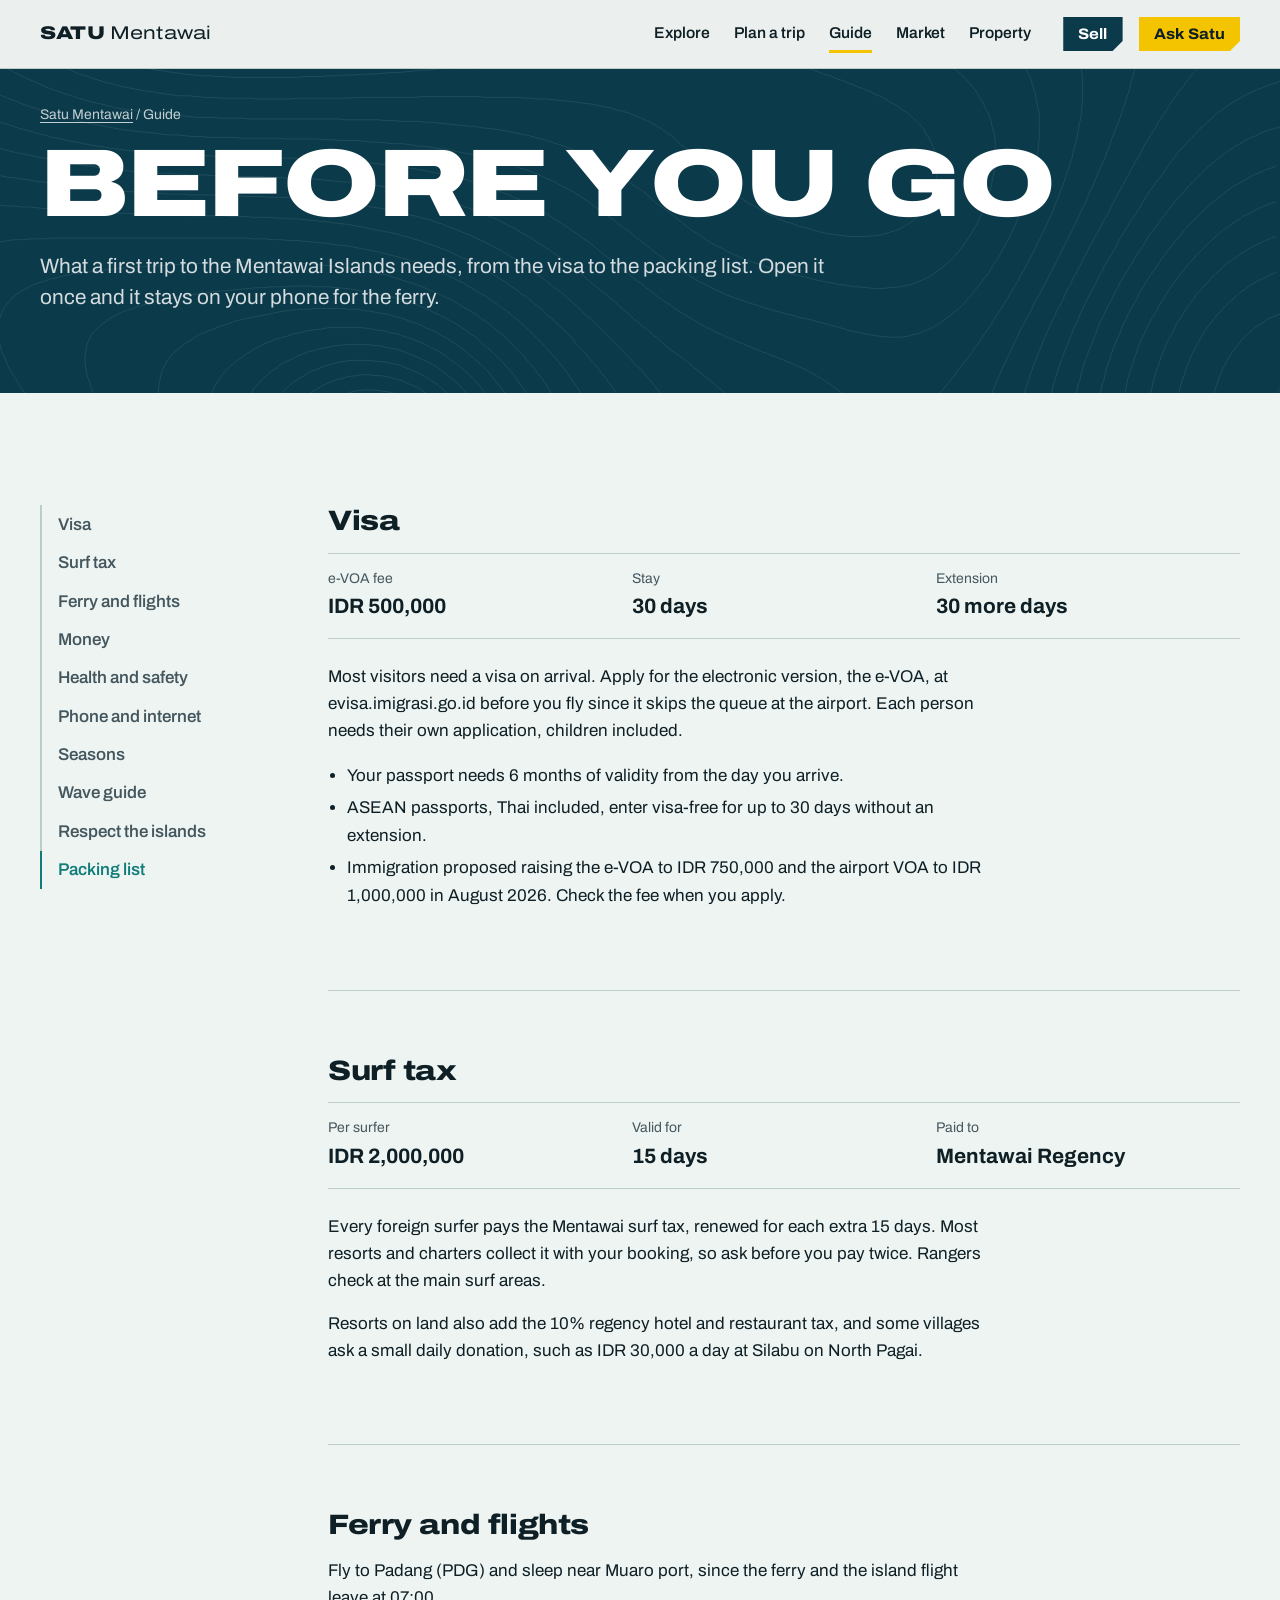
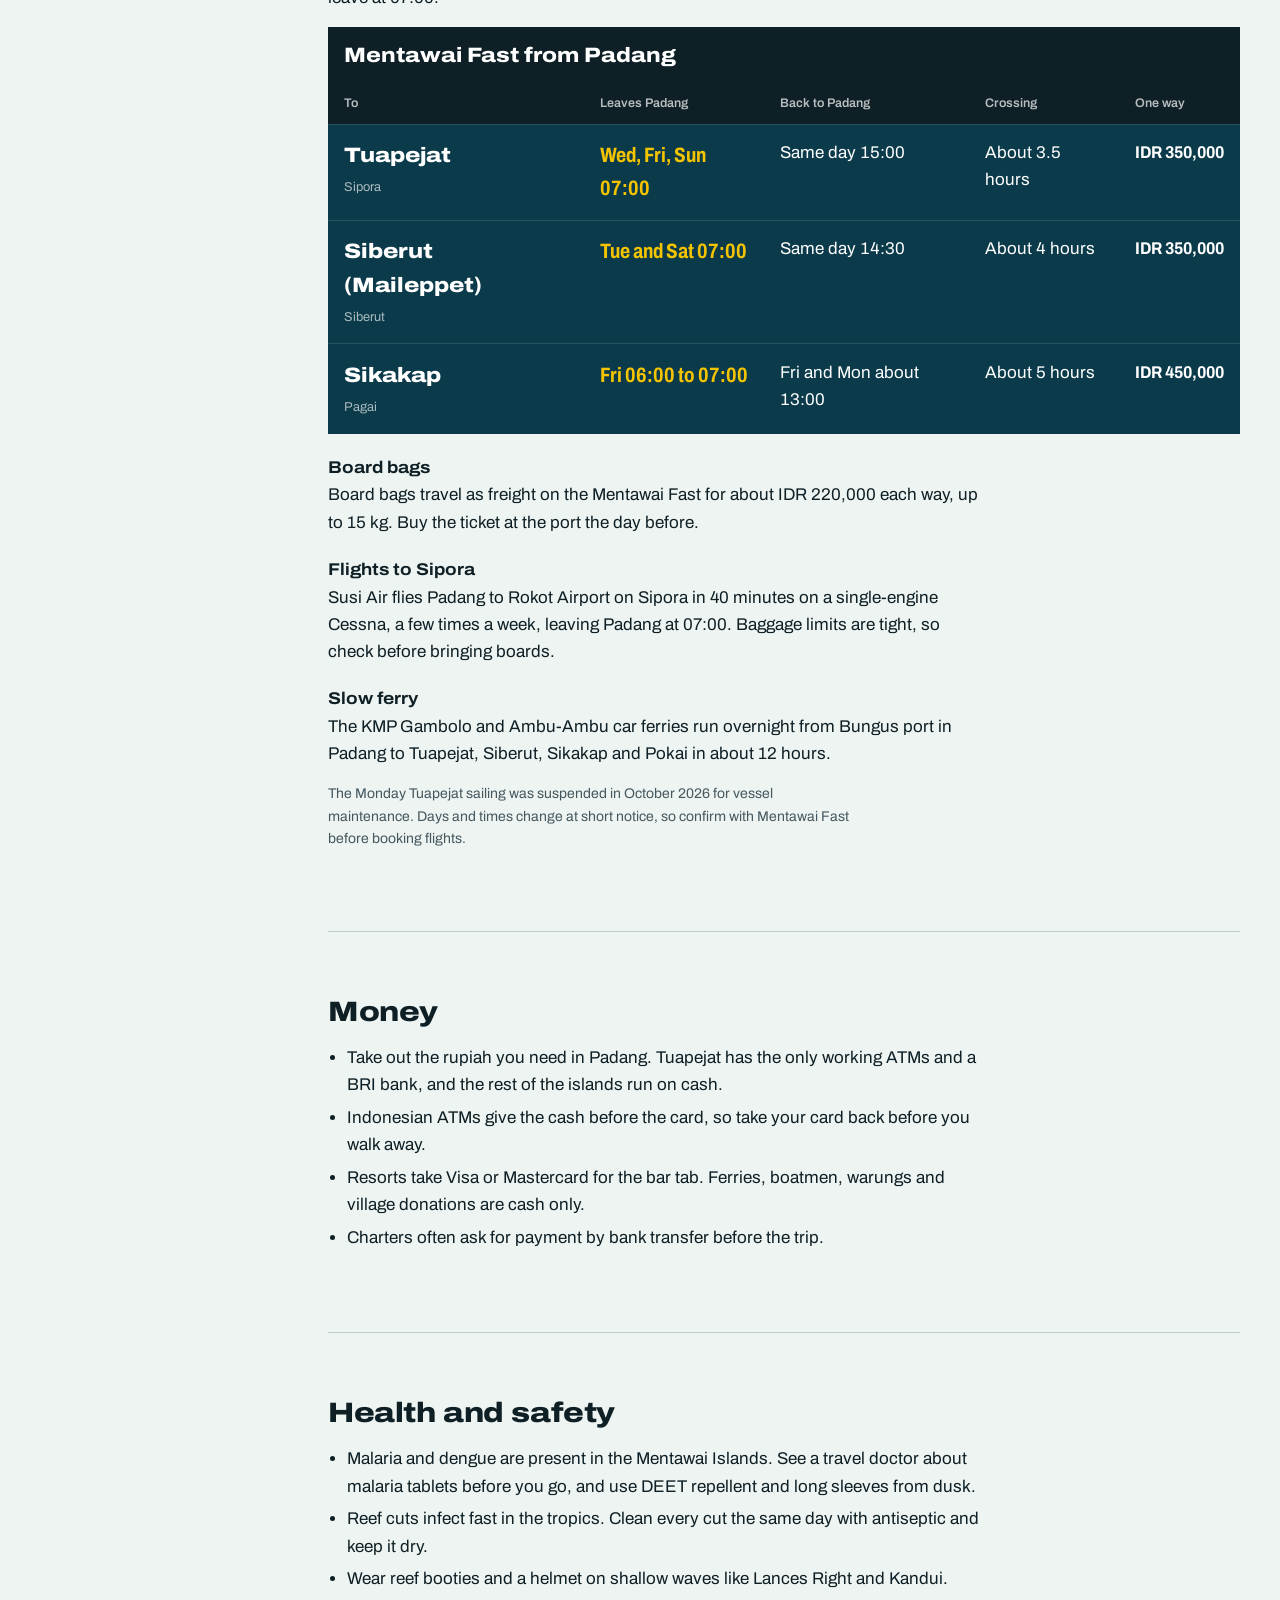
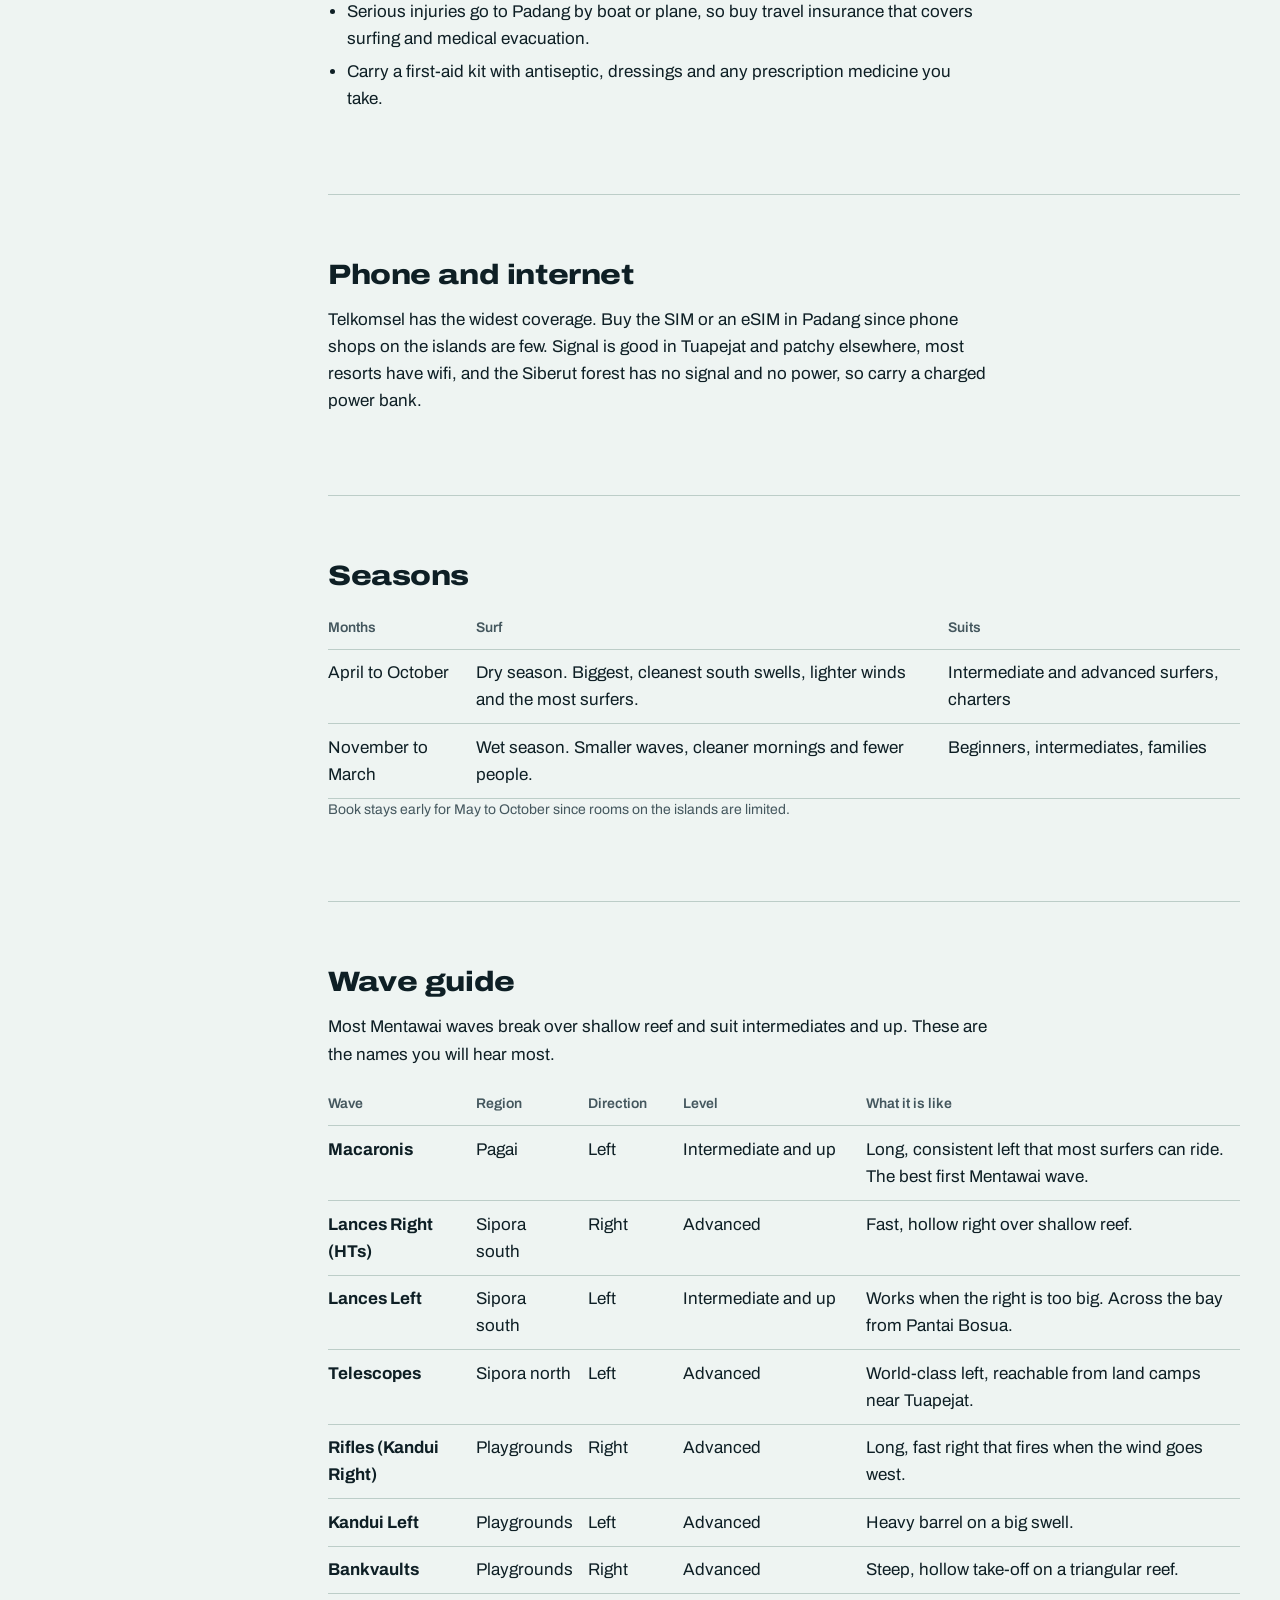
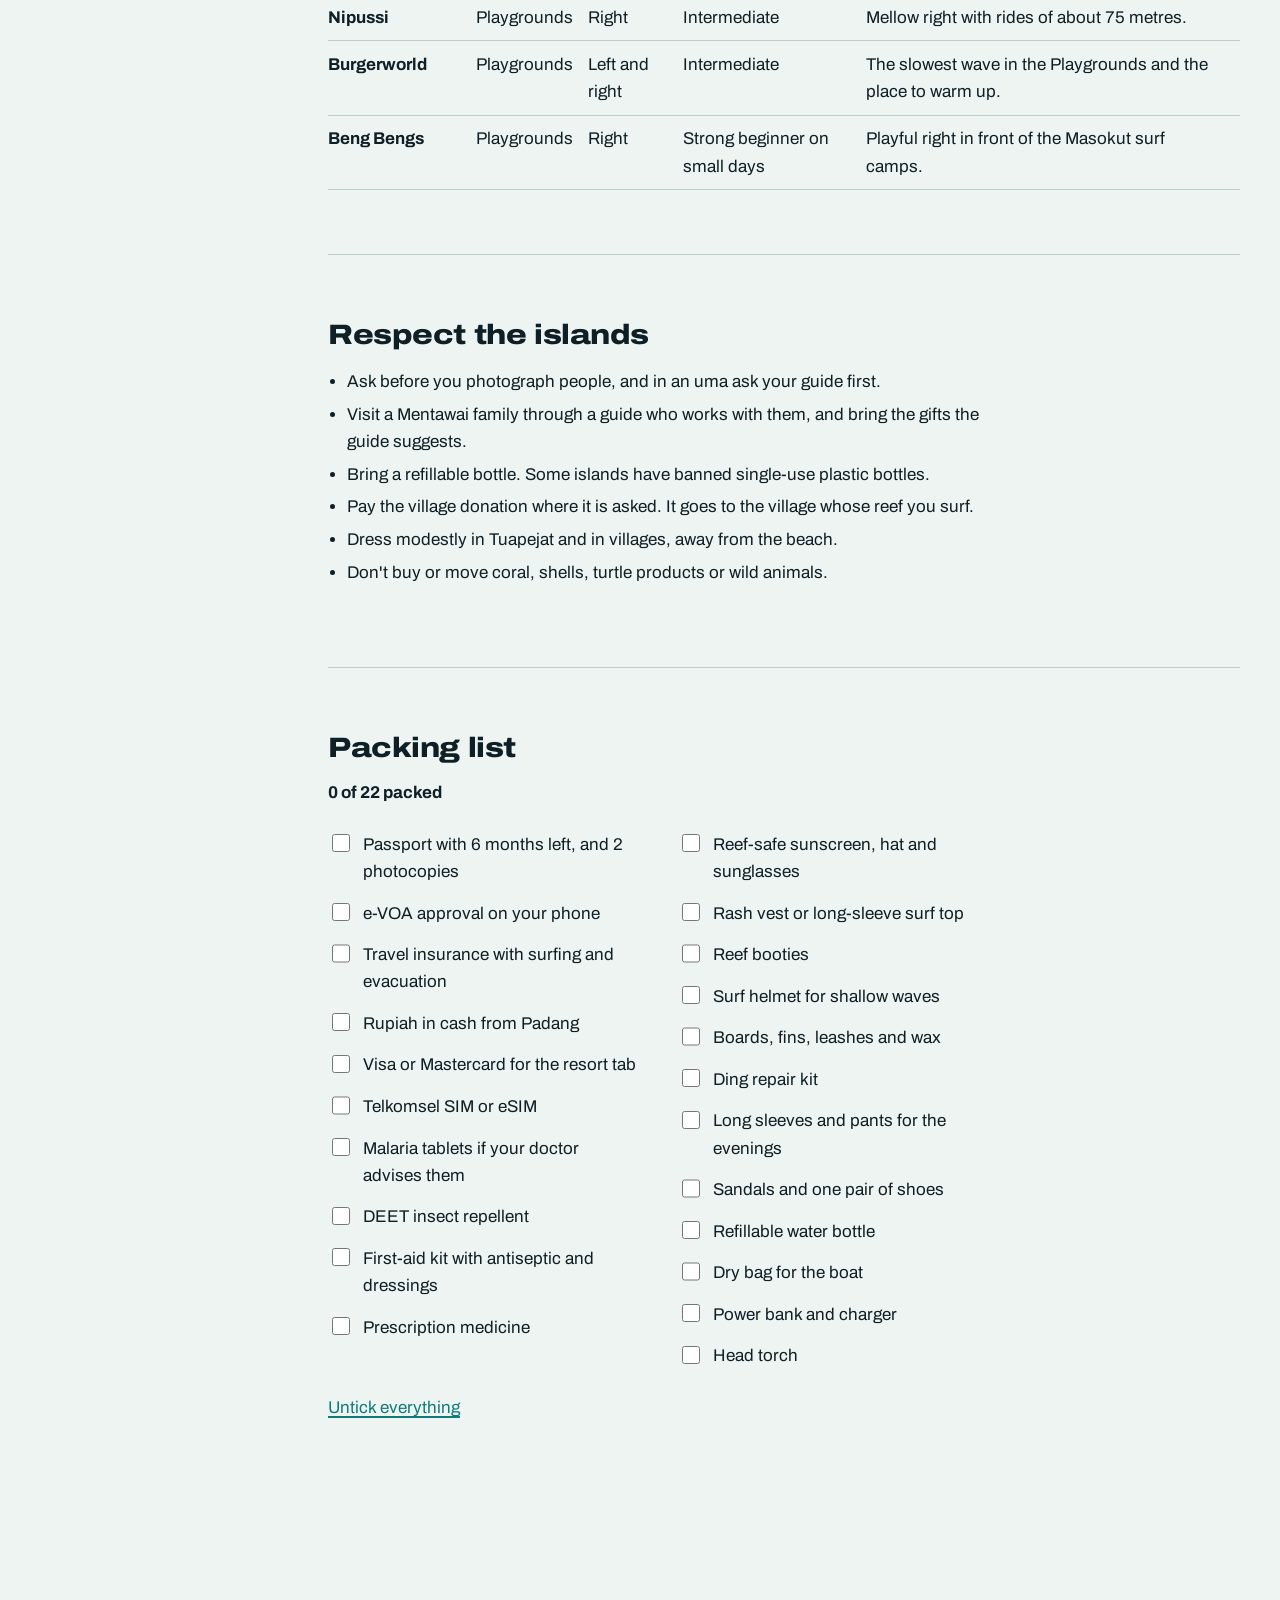
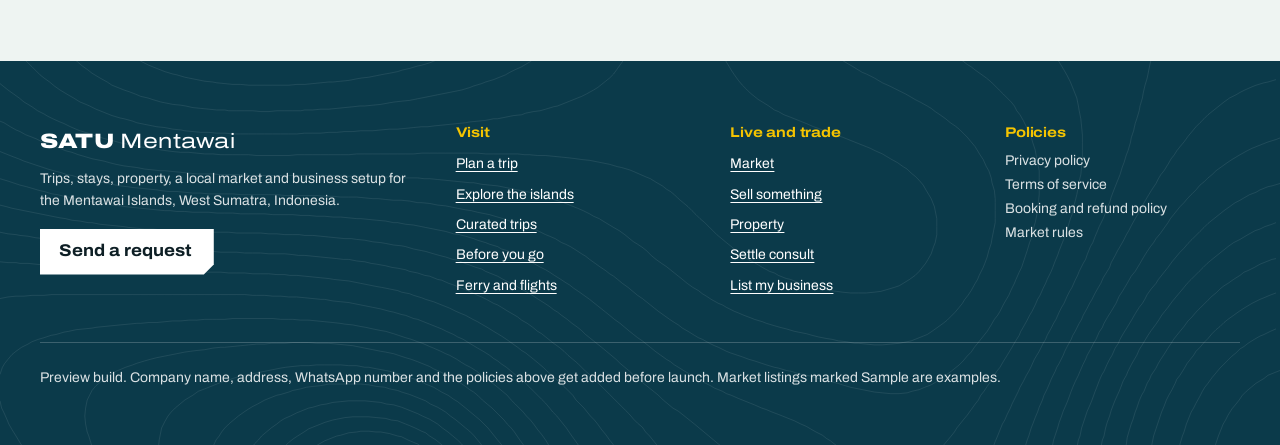
<file: guide.html>
<!doctype html>
<html lang="en">
<head>
<meta charset="utf-8">
<meta name="viewport" content="width=device-width, initial-scale=1">
<title>Mentawai travel guide: visa, surf tax, ferry, money | Satu Mentawai</title>
<meta name="description" content="Visa, surf tax, ferry and flights, cash, malaria, phone signal, seasons, a wave guide and a packing list for the Mentawai Islands.">
<link rel="canonical" href="https://satumentawai.com/guide.html">
<meta property="og:title" content="Mentawai travel guide: visa, surf tax, ferry, money | Satu Mentawai">
<meta property="og:description" content="Visa, surf tax, ferry and flights, cash, malaria, phone signal, seasons, a wave guide and a packing list for the Mentawai Islands.">
<meta property="og:image" content="img/coast-road-1000.webp">
<meta name="theme-color" content="#0b3a4a">
<link rel="manifest" href="manifest.webmanifest">
<link rel="icon" href="img/icon-192.png">
<link rel="apple-touch-icon" href="img/icon-192.png">
<link rel="preload" href="assets/archivo.woff2" as="font" type="font/woff2" crossorigin>
<link rel="stylesheet" href="assets/site.css?v=784c2532">

</head>
<body data-page="guide">
<svg width="0" height="0" style="position:absolute" aria-hidden="true">
<defs>
<symbol id="i-home" viewBox="0 0 24 24"><path d="M3 11l9-7 9 7"/><path d="M5 10v10h5v-6h4v6h5V10"/></symbol>
<symbol id="i-plan" viewBox="0 0 24 24"><circle cx="12" cy="12" r="9"/><path d="M15.5 8.5l-2 5-5 2 2-5z"/></symbol>
<symbol id="i-guide" viewBox="0 0 24 24"><path d="M4 5.5C6 4.5 9 4.5 12 6c3-1.5 6-1.5 8-.5V19c-2-1-5-1-8 .5-3-1.5-6-1.5-8-.5z"/><path d="M12 6v13.5"/></symbol>
<symbol id="i-market" viewBox="0 0 24 24"><path d="M5 8h14l-1 12H6z"/><path d="M9 8V6a3 3 0 0 1 6 0v2"/></symbol>
<symbol id="i-ask" viewBox="0 0 24 24"><path d="M4 5h16v11H9l-5 4z"/><path d="M9 10h6"/></symbol>
<symbol id="i-surf" viewBox="0 0 24 24"><path d="M6 20C4 14 8 5 18 3c1 6-4 15-12 17z"/><path d="M8 17l6-9"/></symbol>
<symbol id="i-boat" viewBox="0 0 24 24"><path d="M3 15h18l-3 4H6z"/><path d="M12 15V4l6 8h-6"/><path d="M3 21c2 0 2-1 4-1s2 1 4 1 2-1 4-1 2 1 4 1"/></symbol>
<symbol id="i-vehicle" viewBox="0 0 24 24"><circle cx="6" cy="17" r="3"/><circle cx="18" cy="17" r="3"/><path d="M6 17l4-7h5l3 7"/><path d="M13 6h3l1 4"/></symbol>
<symbol id="i-key" viewBox="0 0 24 24"><circle cx="8" cy="15" r="4"/><path d="M11 12l8-8M16 7l2 2M14 9l2 2"/></symbol>
<symbol id="i-fish" viewBox="0 0 24 24"><path d="M3 12c3-5 9-6 14 0-5 6-11 5-14 0z"/><path d="M17 12l4-4v8z"/><circle cx="8" cy="11" r=".8"/></symbol>
<symbol id="i-build" viewBox="0 0 24 24"><path d="M3 20h18"/><path d="M5 20V9h14v11"/><path d="M5 13h14M5 17h14M10 9v4M14 13v4M9 17v3"/></symbol>
<symbol id="i-house" viewBox="0 0 24 24"><path d="M3 12l9-8 9 8"/><path d="M6 10v10h12V10"/><path d="M10 20v-5h4v5"/></symbol>
<symbol id="i-tool" viewBox="0 0 24 24"><path d="M14 6a4 4 0 0 0 5 5l-9 9a2 2 0 0 1-3-3l9-9a4 4 0 0 0-2-2z"/></symbol>
<symbol id="i-job" viewBox="0 0 24 24"><rect x="3" y="7" width="18" height="13" rx="2"/><path d="M9 7V5h6v2M3 13h18"/></symbol>
<symbol id="i-heart" viewBox="0 0 24 24"><path d="M12 20s-8-5-8-11a4.5 4.5 0 0 1 8-2.8A4.5 4.5 0 0 1 20 9c0 6-8 11-8 11z"/></symbol>
<symbol id="i-pin" viewBox="0 0 24 24"><path d="M12 21s-7-6.5-7-12a7 7 0 0 1 14 0c0 5.5-7 12-7 12z"/><circle cx="12" cy="9" r="2.5"/></symbol>
<symbol id="i-camera" viewBox="0 0 24 24"><path d="M4 8h3l2-3h6l2 3h3v11H4z"/><circle cx="12" cy="13" r="3.5"/></symbol>
<symbol id="i-plus" viewBox="0 0 24 24"><path d="M12 5v14M5 12h14"/></symbol>
<symbol id="i-check" viewBox="0 0 24 24"><path d="M5 12l5 5 9-10"/></symbol>
<symbol id="i-wave" viewBox="0 0 24 24"><path d="M3 15c3 0 3-3 6-3s3 3 6 3 3-3 6-3"/><path d="M3 19c3 0 3-3 6-3s3 3 6 3 3-3 6-3"/></symbol>
<symbol id="i-sun" viewBox="0 0 24 24"><circle cx="12" cy="10" r="4"/><path d="M12 2v2M4.9 4.9l1.4 1.4M2 12h2M19.1 4.9l-1.4 1.4M22 12h-2"/><path d="M3 18c3 0 3-2 6-2s3 2 6 2 3-2 6-2"/></symbol>
<symbol id="i-island" viewBox="0 0 24 24"><path d="M3 19c3 0 3-1.5 6-1.5s3 1.5 6 1.5 3-1.5 6-1.5"/><path d="M12 17V8"/><path d="M12 8c-1.5-3-5-3.5-7-2 2.5 0 4.5.8 7 2zM12 8c1.5-3 5-3.5 7-2-2.5 0-4.5.8-7 2zM12 8c-2 0-5 2-5 5 1.5-2 3.2-3.6 5-5zM12 8c2 0 5 2 5 5-1.5-2-3.2-3.6-5-5z"/></symbol>
<symbol id="i-leaf" viewBox="0 0 24 24"><path d="M5 19C5 10 10 5 20 4c0 10-5 15-14 15z"/><path d="M5 19l8-8"/></symbol>
<symbol id="i-cup" viewBox="0 0 24 24"><path d="M4 9h13v5a5 5 0 0 1-5 5H9a5 5 0 0 1-5-5z"/><path d="M17 11h1.5a2.5 2.5 0 0 1 0 5H17"/><path d="M8 3v3M12 3v3"/></symbol>
<symbol id="i-cross" viewBox="0 0 24 24"><rect x="3" y="3" width="18" height="18" rx="3"/><path d="M12 7v10M7 12h10"/></symbol>
<symbol id="i-back" viewBox="0 0 24 24"><path d="M15 5l-7 7 7 7"/></symbol><symbol id="i-locate" viewBox="0 0 24 24"><circle cx="12" cy="12" r="7"/><circle cx="12" cy="12" r="2.5"/><path d="M12 2v3M12 19v3M2 12h3M19 12h3"/></symbol>
</defs>
</svg>
<a class="skip" href="#main">Skip to content</a>
<header class="site-header solid">
  <div class="wrap bar">
    <a class="logo" href="index.html">SATU <span>Mentawai</span></a>
    <nav class="nav" aria-label="Main">
      <a href="index.html">Explore</a>
      <a href="plan.html">Plan a trip</a>
      <a href="guide.html" aria-current="page">Guide</a>
      <a href="market.html">Market</a>
      <a href="property-pantai-bosua.html">Property</a>
    </nav>
    <a class="btn btn-line header-sell" href="sell.html">Sell</a>
    <a class="btn header-cta" href="#" data-ask>Ask Satu</a>
    <a class="btn btn-sm ask-mobile" href="#" data-ask>Ask</a>
    <button class="menu-btn" type="button" aria-haspopup="dialog">Menu</button>
  </div>
</header>
<dialog class="mobile-nav" id="mobile-nav" aria-label="Menu">
  <ul>
    <li><a href="index.html">Explore</a></li>
    <li><a href="plan.html">Plan a trip</a></li>
    <li><a href="guide.html">Guide</a></li>
    <li><a href="market.html">Market</a></li>
    <li><a href="property-pantai-bosua.html">Property</a></li>
    <li><a href="sell.html">Sell something</a></li>
  </ul>
  <button class="btn btn-line" type="button" data-close>Close</button>
</dialog>
<nav class="tabbar" aria-label="App">
  <a href="index.html"><svg class="ic"><use href="#i-pin"/></svg>Explore</a>
  <a href="plan.html"><svg class="ic"><use href="#i-plan"/></svg>Plan</a>
  <a href="guide.html" aria-current="page"><svg class="ic"><use href="#i-guide"/></svg>Guide</a>
  <a href="market.html"><svg class="ic"><use href="#i-market"/></svg>Market</a>
  <a href="property-pantai-bosua.html"><svg class="ic"><use href="#i-house"/></svg>Property</a>
</nav>
<main id="main">
<div class="page-top band on-dark">
  <div class="wrap">
    <p class="crumbs"><a href="index.html">Satu Mentawai</a> / Guide</p>
    <h1>Before you go</h1>
    <p class="lede">What a first trip to the Mentawai Islands needs, from the visa to the packing list. Open it once and it stays on your phone for the ferry.</p>
  </div>
</div>

<div class="wrap section guide-layout">
  <nav class="toc" aria-label="On this page">
    <ol>
      <li><a href="#entry">Visa</a></li>
      <li><a href="#surf-tax">Surf tax</a></li>
      <li><a href="#getting-there">Ferry and flights</a></li>
      <li><a href="#money">Money</a></li>
      <li><a href="#health">Health and safety</a></li>
      <li><a href="#phone">Phone and internet</a></li>
      <li><a href="#seasons">Seasons</a></li>
      <li><a href="#waves">Wave guide</a></li>
      <li><a href="#respect">Respect the islands</a></li>
      <li><a href="#packing">Packing list</a></li>
    </ol>
  </nav>

  <div>
    <section class="guide-sec" id="entry" aria-labelledby="g-entry">
      <h2 id="g-entry">Visa</h2>
      <dl class="keyline">
        <div><dt>e-VOA fee</dt><dd>IDR 500,000</dd></div>
        <div><dt>Stay</dt><dd>30 days</dd></div>
        <div><dt>Extension</dt><dd>30 more days</dd></div>
      </dl>
      <p>Most visitors need a visa on arrival. Apply for the electronic version, the e-VOA, at evisa.imigrasi.go.id before you fly since it skips the queue at the airport. Each person needs their own application, children included.</p>
      <ul>
        <li>Your passport needs 6 months of validity from the day you arrive.</li>
        <li>ASEAN passports, Thai included, enter visa-free for up to 30 days without an extension.</li>
        <li>Immigration proposed raising the e-VOA to IDR 750,000 and the airport VOA to IDR 1,000,000 in August 2026. Check the fee when you apply.</li>
      </ul>
    </section>

    <section class="guide-sec" id="surf-tax" aria-labelledby="g-tax">
      <h2 id="g-tax">Surf tax</h2>
      <dl class="keyline">
        <div><dt>Per surfer</dt><dd>IDR 2,000,000</dd></div>
        <div><dt>Valid for</dt><dd>15 days</dd></div>
        <div><dt>Paid to</dt><dd>Mentawai Regency</dd></div>
      </dl>
      <p>Every foreign surfer pays the Mentawai surf tax, renewed for each extra 15 days. Most resorts and charters collect it with your booking, so ask before you pay twice. Rangers check at the main surf areas.</p>
      <p>Resorts on land also add the 10% regency hotel and restaurant tax, and some villages ask a small daily donation, such as IDR 30,000 a day at Silabu on North Pagai.</p>
    </section>

    <section class="guide-sec" id="getting-there" aria-labelledby="g-there">
      <h2 id="g-there">Ferry and flights</h2>
      <p>Fly to Padang (PDG) and sleep near Muaro port, since the ferry and the island flight leave at 07:00.</p>
      <div>
        <table class="board" id="ferry-table">
          <caption>Mentawai Fast from Padang</caption>
          <thead><tr><th scope="col">To</th><th scope="col">Leaves Padang</th><th scope="col">Back to Padang</th><th scope="col">Crossing</th><th scope="col">One way</th></tr></thead>
          <tbody></tbody>
        </table>
      </div>
      <h3>Board bags</h3>
      <p>Board bags travel as freight on the Mentawai Fast for about IDR 220,000 each way, up to 15 kg. Buy the ticket at the port the day before.</p>
      <h3>Flights to Sipora</h3>
      <p>Susi Air flies Padang to Rokot Airport on Sipora in 40 minutes on a single-engine Cessna, a few times a week, leaving Padang at 07:00. Baggage limits are tight, so check before bringing boards.</p>
      <h3>Slow ferry</h3>
      <p>The KMP Gambolo and Ambu-Ambu car ferries run overnight from Bungus port in Padang to Tuapejat, Siberut, Sikakap and Pokai in about 12 hours.</p>
      <p class="small">The Monday Tuapejat sailing was suspended in October 2026 for vessel maintenance. Days and times change at short notice, so confirm with Mentawai Fast before booking flights.</p>
    </section>

    <section class="guide-sec" id="money" aria-labelledby="g-money">
      <h2 id="g-money">Money</h2>
      <ul>
        <li>Take out the rupiah you need in Padang. Tuapejat has the only working ATMs and a BRI bank, and the rest of the islands run on cash.</li>
        <li>Indonesian ATMs give the cash before the card, so take your card back before you walk away.</li>
        <li>Resorts take Visa or Mastercard for the bar tab. Ferries, boatmen, warungs and village donations are cash only.</li>
        <li>Charters often ask for payment by bank transfer before the trip.</li>
      </ul>
    </section>

    <section class="guide-sec" id="health" aria-labelledby="g-health">
      <h2 id="g-health">Health and safety</h2>
      <ul>
        <li>Malaria and dengue are present in the Mentawai Islands. See a travel doctor about malaria tablets before you go, and use DEET repellent and long sleeves from dusk.</li>
        <li>Reef cuts infect fast in the tropics. Clean every cut the same day with antiseptic and keep it dry.</li>
        <li>Wear reef booties and a helmet on shallow waves like Lances Right and Kandui.</li>
        <li>Serious injuries go to Padang by boat or plane, so buy travel insurance that covers surfing and medical evacuation.</li>
        <li>Carry a first-aid kit with antiseptic, dressings and any prescription medicine you take.</li>
      </ul>
    </section>

    <section class="guide-sec" id="phone" aria-labelledby="g-phone">
      <h2 id="g-phone">Phone and internet</h2>
      <p>Telkomsel has the widest coverage. Buy the SIM or an eSIM in Padang since phone shops on the islands are few. Signal is good in Tuapejat and patchy elsewhere, most resorts have wifi, and the Siberut forest has no signal and no power, so carry a charged power bank.</p>
    </section>

    <section class="guide-sec" id="seasons" aria-labelledby="g-seasons">
      <h2 id="g-seasons">Seasons</h2>
      <div class="table-scroll">
        <table class="tbl">
          <thead><tr><th scope="col">Months</th><th scope="col">Surf</th><th scope="col">Suits</th></tr></thead>
          <tbody>
            <tr><td>April to October</td><td>Dry season. Biggest, cleanest south swells, lighter winds and the most surfers.</td><td>Intermediate and advanced surfers, charters</td></tr>
            <tr><td>November to March</td><td>Wet season. Smaller waves, cleaner mornings and fewer people.</td><td>Beginners, intermediates, families</td></tr>
          </tbody>
        </table>
      </div>
      <p class="small">Book stays early for May to October since rooms on the islands are limited.</p>
    </section>

    <section class="guide-sec" id="waves" aria-labelledby="g-waves">
      <h2 id="g-waves">Wave guide</h2>
      <p>Most Mentawai waves break over shallow reef and suit intermediates and up. These are the names you will hear most.</p>
      <div class="table-scroll">
        <table class="tbl" id="break-table">
          <thead><tr><th scope="col">Wave</th><th scope="col">Region</th><th scope="col">Direction</th><th scope="col">Level</th><th scope="col">What it is like</th></tr></thead>
          <tbody></tbody>
        </table>
      </div>
    </section>

    <section class="guide-sec" id="respect" aria-labelledby="g-respect">
      <h2 id="g-respect">Respect the islands</h2>
      <ul>
        <li>Ask before you photograph people, and in an uma ask your guide first.</li>
        <li>Visit a Mentawai family through a guide who works with them, and bring the gifts the guide suggests.</li>
        <li>Bring a refillable bottle. Some islands have banned single-use plastic bottles.</li>
        <li>Pay the village donation where it is asked. It goes to the village whose reef you surf.</li>
        <li>Dress modestly in Tuapejat and in villages, away from the beach.</li>
        <li>Don't buy or move coral, shells, turtle products or wild animals.</li>
      </ul>
    </section>

    <section class="guide-sec" id="packing" aria-labelledby="g-packing">
      <h2 id="g-packing">Packing list</h2>
      <p class="pack-progress" id="pack-progress" aria-live="polite"></p>
      <ul class="packlist" id="packlist"></ul>
      <button class="link-btn" type="button" id="pack-reset">Untick everything</button>
    </section>
  </div>
</div>
</main>

<footer class="site-footer on-dark">
  <div class="wrap">
    <div class="cols">
      <div>
        <a class="logo" href="index.html">SATU <span>Mentawai</span></a>
        <p>Trips, stays, property, a local market and business setup for the Mentawai Islands, West Sumatra, Indonesia.</p>
        <a class="btn btn-line" href="#" data-request="General question">Send a request</a>
      </div>
      <div>
        <h2 class="foot-h">Visit</h2>
        <ul>
          <li><a href="plan.html">Plan a trip</a></li>
          <li><a href="index.html">Explore the islands</a></li>
          <li><a href="plan.html#trips">Curated trips</a></li>
          <li><a href="guide.html">Before you go</a></li>
          <li><a href="guide.html#getting-there">Ferry and flights</a></li>
        </ul>
      </div>
      <div>
        <h2 class="foot-h">Live and trade</h2>
        <ul>
          <li><a href="market.html">Market</a></li>
          <li><a href="sell.html">Sell something</a></li>
          <li><a href="index.html#property">Property</a></li>
          <li><a href="#" data-request="Settle consult">Settle consult</a></li>
          <li><a href="#" data-request="List my business">List my business</a></li>
        </ul>
      </div>
      <div>
        <h2 class="foot-h">Policies</h2>
        <ul>
          <li>Privacy policy</li>
          <li>Terms of service</li>
          <li>Booking and refund policy</li>
          <li>Market rules</li>
        </ul>
      </div>
    </div>
    <p class="preview-note">Preview build. Company name, address, WhatsApp number and the policies above get added before launch. Market listings marked Sample are examples.</p>
  </div>
</footer>

<dialog id="ask" aria-labelledby="ask-title">
  <div class="dlg-head"><h2 id="ask-title">Ask Satu</h2><button class="dlg-close" type="button" data-close>Close</button></div>
  <div class="chips">
    <button class="chip" type="button">How do I get to Mentawai?</button>
    <button class="chip" type="button">Do I pay a surf tax?</button>
    <button class="chip" type="button">Is there an ATM?</button>
    <button class="chip" type="button">Where is the nearest ATM?</button>
  </div>
  <div class="chat-log" id="chat-log" aria-live="polite"></div>
  <form class="chat-form" id="chat-form">
    <label class="skip" for="chat-q">Your question</label>
    <input id="chat-q" autocomplete="off" placeholder="Type a question">
    <button class="btn" type="submit">Send</button>
  </form>
</dialog>

<dialog id="request" aria-labelledby="req-title">
  <div class="dlg-head"><h2 id="req-title">Send a request</h2><button class="dlg-close" type="button" data-close>Close</button></div>
  <form class="req-form" id="req-form" novalidate>
    <label>What you need
      <select id="req-service" name="service">
        <option>General question</option>
        <option>Plan my trip</option>
        <option>Flight to Padang</option>
        <option>Hotel in Padang</option>
        <option>Ferry ticket</option>
        <option>Transfer to my stay</option>
        <option>Place to stay</option>
        <option>Surf charter</option>
        <option>Uma trek</option>
        <option>Boat taxi</option>
        <option>Island hopping</option>
        <option>Scooter rental</option>
        <option>Viewing: Pantai Bosua</option>
        <option>Settle consult</option>
        <option>List my business</option>
      </select>
    </label>
    <label>Name<input id="req-name" name="name" required autocomplete="name"></label>
    <div class="row">
      <label>Dates<input name="dates" placeholder="Example: 3 to 14 May"></label>
      <label>People<input name="people" type="number" min="1" value="2" inputmode="numeric"></label>
    </div>
    <label>Details<textarea name="message" rows="3" placeholder="Surf level, budget, island, anything we should know"></textarea></label>
    <label class="check"><input type="checkbox" id="req-consent"> <span>I agree that Satu Mentawai uses these details to answer this request, as set out in the privacy policy.</span></label>
    <p class="error" id="req-error" hidden></p>
    <button class="btn" type="submit">Next</button>
  </form>
  <div class="req-form" id="req-done" hidden>
    <p>Your request is ready to send to the Satu team on WhatsApp.</p>
    <pre class="req-text" id="req-text"></pre>
    <div class="actions">
      <a class="btn" id="req-wa" href="#" target="_blank" rel="noopener">Open in WhatsApp</a>
      <button class="btn btn-line" type="button" id="req-copy">Copy message</button>
    </div>
  </div>
</dialog>
<script src="assets/data.js?v=7cc226ce" defer></script>
<script src="assets/site.js?v=03382fbc" defer></script>
<script src="assets/guide.js?v=6552dd67" defer></script>
</body>
</html>
</file>
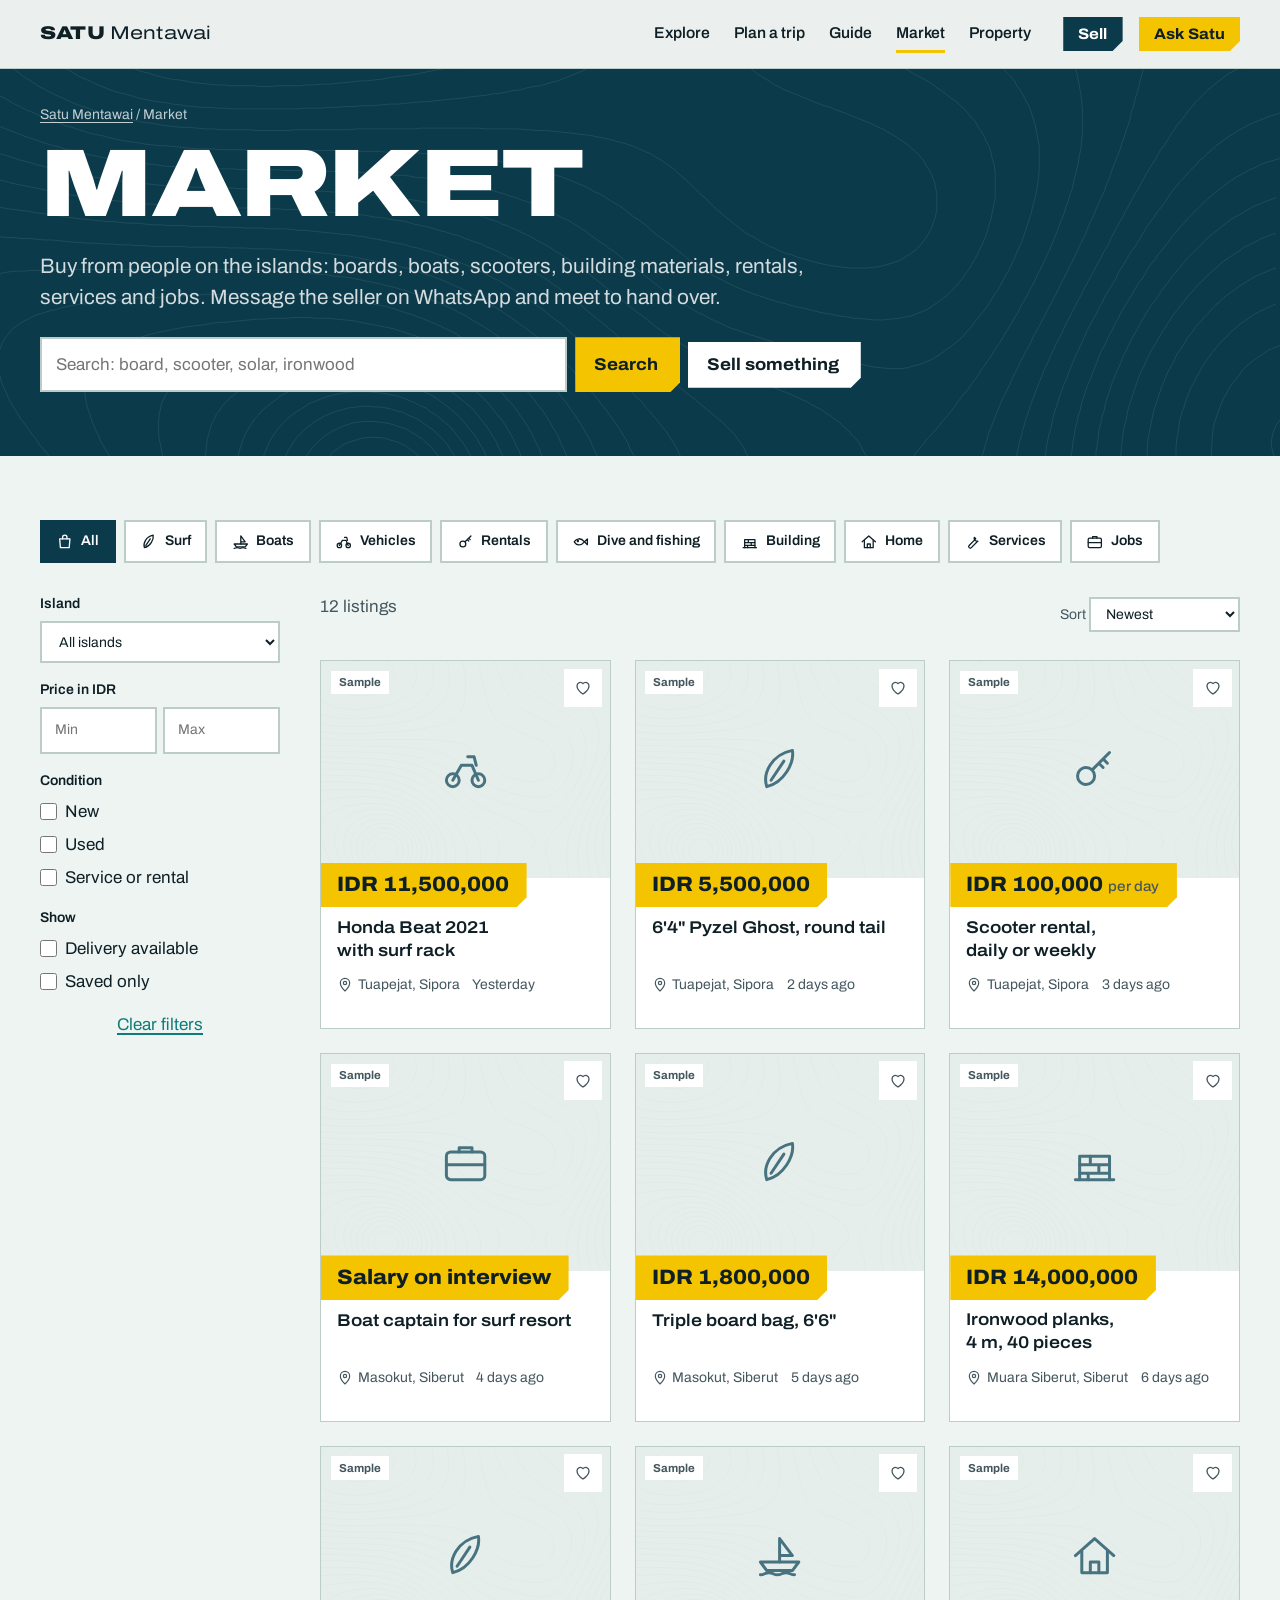
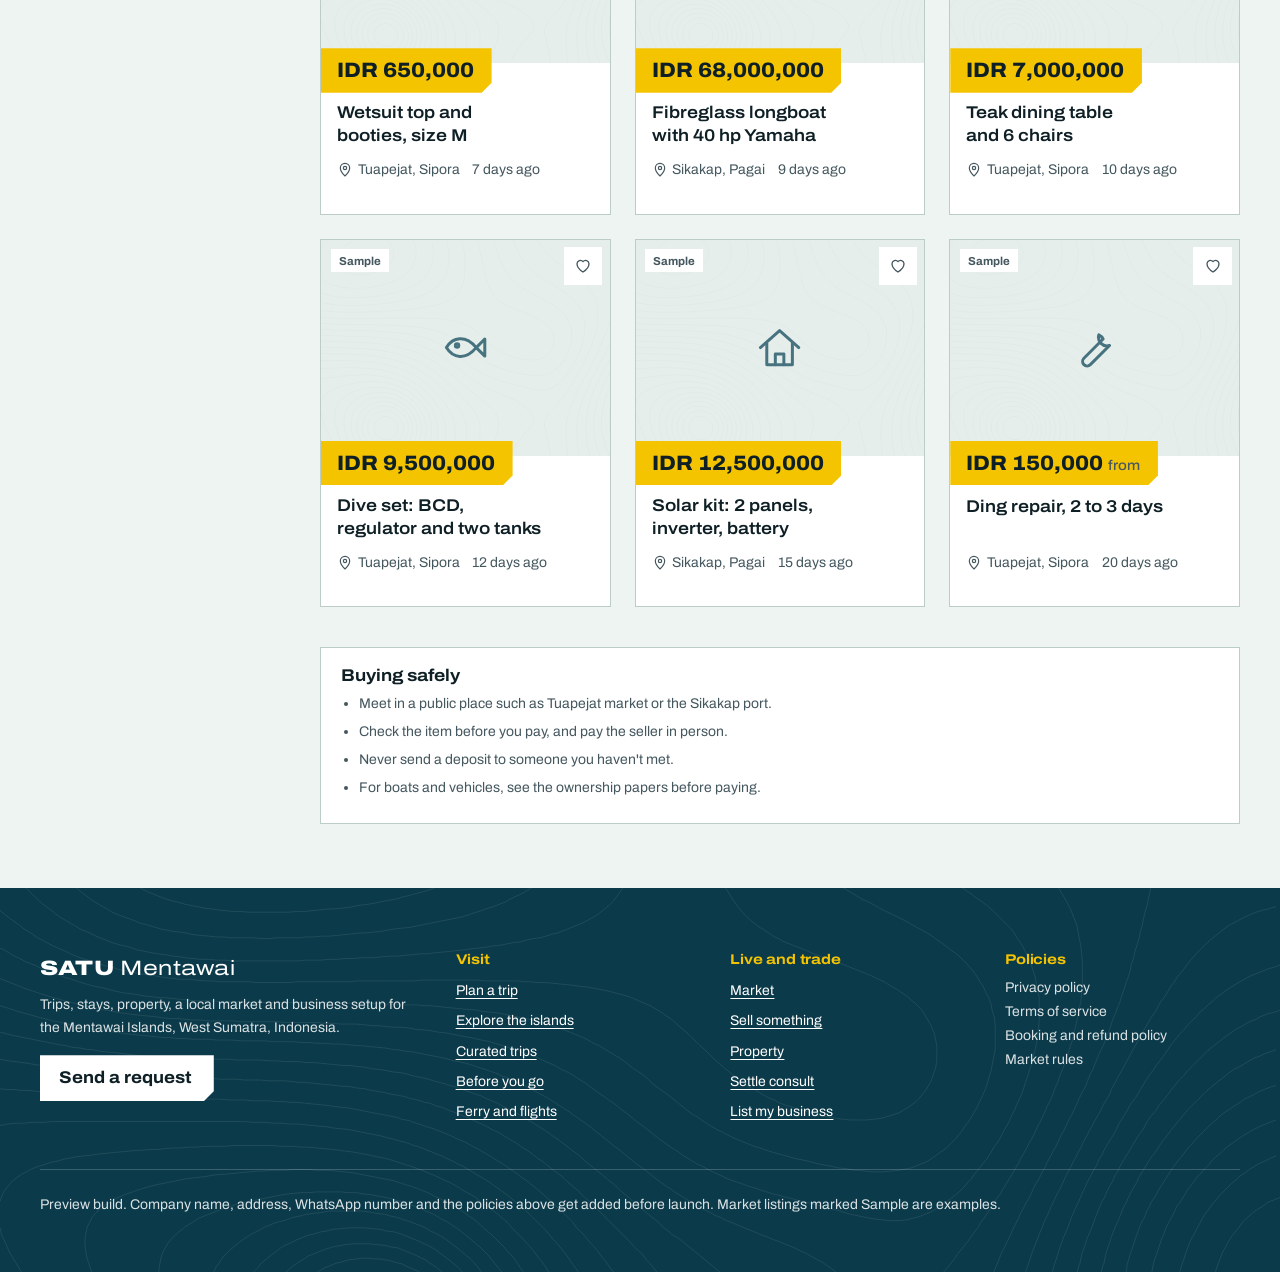
<file: market.html>
<!doctype html>
<html lang="en">
<head>
<meta charset="utf-8">
<meta name="viewport" content="width=device-width, initial-scale=1">
<title>Mentawai market: boards, boats, scooters and services | Satu Mentawai</title>
<meta name="description" content="Buy surfboards, boats, scooters, building materials, rentals and services from people on the Mentawai Islands.">
<link rel="canonical" href="https://satumentawai.com/market.html">
<meta property="og:title" content="Mentawai market: boards, boats, scooters and services | Satu Mentawai">
<meta property="og:description" content="Buy surfboards, boats, scooters, building materials, rentals and services from people on the Mentawai Islands.">
<meta property="og:image" content="img/sunset-boat-1000.webp">
<meta name="theme-color" content="#0b3a4a">
<link rel="manifest" href="manifest.webmanifest">
<link rel="icon" href="img/icon-192.png">
<link rel="apple-touch-icon" href="img/icon-192.png">
<link rel="preload" href="assets/archivo.woff2" as="font" type="font/woff2" crossorigin>
<link rel="stylesheet" href="assets/site.css?v=784c2532">

</head>
<body data-page="market">
<svg width="0" height="0" style="position:absolute" aria-hidden="true">
<defs>
<symbol id="i-home" viewBox="0 0 24 24"><path d="M3 11l9-7 9 7"/><path d="M5 10v10h5v-6h4v6h5V10"/></symbol>
<symbol id="i-plan" viewBox="0 0 24 24"><circle cx="12" cy="12" r="9"/><path d="M15.5 8.5l-2 5-5 2 2-5z"/></symbol>
<symbol id="i-guide" viewBox="0 0 24 24"><path d="M4 5.5C6 4.5 9 4.5 12 6c3-1.5 6-1.5 8-.5V19c-2-1-5-1-8 .5-3-1.5-6-1.5-8-.5z"/><path d="M12 6v13.5"/></symbol>
<symbol id="i-market" viewBox="0 0 24 24"><path d="M5 8h14l-1 12H6z"/><path d="M9 8V6a3 3 0 0 1 6 0v2"/></symbol>
<symbol id="i-ask" viewBox="0 0 24 24"><path d="M4 5h16v11H9l-5 4z"/><path d="M9 10h6"/></symbol>
<symbol id="i-surf" viewBox="0 0 24 24"><path d="M6 20C4 14 8 5 18 3c1 6-4 15-12 17z"/><path d="M8 17l6-9"/></symbol>
<symbol id="i-boat" viewBox="0 0 24 24"><path d="M3 15h18l-3 4H6z"/><path d="M12 15V4l6 8h-6"/><path d="M3 21c2 0 2-1 4-1s2 1 4 1 2-1 4-1 2 1 4 1"/></symbol>
<symbol id="i-vehicle" viewBox="0 0 24 24"><circle cx="6" cy="17" r="3"/><circle cx="18" cy="17" r="3"/><path d="M6 17l4-7h5l3 7"/><path d="M13 6h3l1 4"/></symbol>
<symbol id="i-key" viewBox="0 0 24 24"><circle cx="8" cy="15" r="4"/><path d="M11 12l8-8M16 7l2 2M14 9l2 2"/></symbol>
<symbol id="i-fish" viewBox="0 0 24 24"><path d="M3 12c3-5 9-6 14 0-5 6-11 5-14 0z"/><path d="M17 12l4-4v8z"/><circle cx="8" cy="11" r=".8"/></symbol>
<symbol id="i-build" viewBox="0 0 24 24"><path d="M3 20h18"/><path d="M5 20V9h14v11"/><path d="M5 13h14M5 17h14M10 9v4M14 13v4M9 17v3"/></symbol>
<symbol id="i-house" viewBox="0 0 24 24"><path d="M3 12l9-8 9 8"/><path d="M6 10v10h12V10"/><path d="M10 20v-5h4v5"/></symbol>
<symbol id="i-tool" viewBox="0 0 24 24"><path d="M14 6a4 4 0 0 0 5 5l-9 9a2 2 0 0 1-3-3l9-9a4 4 0 0 0-2-2z"/></symbol>
<symbol id="i-job" viewBox="0 0 24 24"><rect x="3" y="7" width="18" height="13" rx="2"/><path d="M9 7V5h6v2M3 13h18"/></symbol>
<symbol id="i-heart" viewBox="0 0 24 24"><path d="M12 20s-8-5-8-11a4.5 4.5 0 0 1 8-2.8A4.5 4.5 0 0 1 20 9c0 6-8 11-8 11z"/></symbol>
<symbol id="i-pin" viewBox="0 0 24 24"><path d="M12 21s-7-6.5-7-12a7 7 0 0 1 14 0c0 5.5-7 12-7 12z"/><circle cx="12" cy="9" r="2.5"/></symbol>
<symbol id="i-camera" viewBox="0 0 24 24"><path d="M4 8h3l2-3h6l2 3h3v11H4z"/><circle cx="12" cy="13" r="3.5"/></symbol>
<symbol id="i-plus" viewBox="0 0 24 24"><path d="M12 5v14M5 12h14"/></symbol>
<symbol id="i-check" viewBox="0 0 24 24"><path d="M5 12l5 5 9-10"/></symbol>
<symbol id="i-wave" viewBox="0 0 24 24"><path d="M3 15c3 0 3-3 6-3s3 3 6 3 3-3 6-3"/><path d="M3 19c3 0 3-3 6-3s3 3 6 3 3-3 6-3"/></symbol>
<symbol id="i-sun" viewBox="0 0 24 24"><circle cx="12" cy="10" r="4"/><path d="M12 2v2M4.9 4.9l1.4 1.4M2 12h2M19.1 4.9l-1.4 1.4M22 12h-2"/><path d="M3 18c3 0 3-2 6-2s3 2 6 2 3-2 6-2"/></symbol>
<symbol id="i-island" viewBox="0 0 24 24"><path d="M3 19c3 0 3-1.5 6-1.5s3 1.5 6 1.5 3-1.5 6-1.5"/><path d="M12 17V8"/><path d="M12 8c-1.5-3-5-3.5-7-2 2.5 0 4.5.8 7 2zM12 8c1.5-3 5-3.5 7-2-2.5 0-4.5.8-7 2zM12 8c-2 0-5 2-5 5 1.5-2 3.2-3.6 5-5zM12 8c2 0 5 2 5 5-1.5-2-3.2-3.6-5-5z"/></symbol>
<symbol id="i-leaf" viewBox="0 0 24 24"><path d="M5 19C5 10 10 5 20 4c0 10-5 15-14 15z"/><path d="M5 19l8-8"/></symbol>
<symbol id="i-cup" viewBox="0 0 24 24"><path d="M4 9h13v5a5 5 0 0 1-5 5H9a5 5 0 0 1-5-5z"/><path d="M17 11h1.5a2.5 2.5 0 0 1 0 5H17"/><path d="M8 3v3M12 3v3"/></symbol>
<symbol id="i-cross" viewBox="0 0 24 24"><rect x="3" y="3" width="18" height="18" rx="3"/><path d="M12 7v10M7 12h10"/></symbol>
<symbol id="i-back" viewBox="0 0 24 24"><path d="M15 5l-7 7 7 7"/></symbol><symbol id="i-locate" viewBox="0 0 24 24"><circle cx="12" cy="12" r="7"/><circle cx="12" cy="12" r="2.5"/><path d="M12 2v3M12 19v3M2 12h3M19 12h3"/></symbol>
</defs>
</svg>
<a class="skip" href="#main">Skip to content</a>
<header class="site-header solid">
  <div class="wrap bar">
    <a class="logo" href="index.html">SATU <span>Mentawai</span></a>
    <nav class="nav" aria-label="Main">
      <a href="index.html">Explore</a>
      <a href="plan.html">Plan a trip</a>
      <a href="guide.html">Guide</a>
      <a href="market.html" aria-current="page">Market</a>
      <a href="property-pantai-bosua.html">Property</a>
    </nav>
    <a class="btn btn-line header-sell" href="sell.html">Sell</a>
    <a class="btn header-cta" href="#" data-ask>Ask Satu</a>
    <a class="btn btn-sm ask-mobile" href="#" data-ask>Ask</a>
    <button class="menu-btn" type="button" aria-haspopup="dialog">Menu</button>
  </div>
</header>
<dialog class="mobile-nav" id="mobile-nav" aria-label="Menu">
  <ul>
    <li><a href="index.html">Explore</a></li>
    <li><a href="plan.html">Plan a trip</a></li>
    <li><a href="guide.html">Guide</a></li>
    <li><a href="market.html">Market</a></li>
    <li><a href="property-pantai-bosua.html">Property</a></li>
    <li><a href="sell.html">Sell something</a></li>
  </ul>
  <button class="btn btn-line" type="button" data-close>Close</button>
</dialog>
<nav class="tabbar" aria-label="App">
  <a href="index.html"><svg class="ic"><use href="#i-pin"/></svg>Explore</a>
  <a href="plan.html"><svg class="ic"><use href="#i-plan"/></svg>Plan</a>
  <a href="guide.html"><svg class="ic"><use href="#i-guide"/></svg>Guide</a>
  <a href="market.html" aria-current="page"><svg class="ic"><use href="#i-market"/></svg>Market</a>
  <a href="property-pantai-bosua.html"><svg class="ic"><use href="#i-house"/></svg>Property</a>
</nav>
<main id="main">
<div class="page-top band on-dark">
  <div class="wrap">
    <p class="crumbs"><a href="index.html">Satu Mentawai</a> / Market</p>
    <h1>Market</h1>
    <p class="lede">Buy from people on the islands: boards, boats, scooters, building materials, rentals, services and jobs. Message the seller on WhatsApp and meet to hand over.</p>
    <div class="finder-row">
      <form class="search" id="m-search" role="search">
        <label class="skip" for="mq">Search the market</label>
        <input class="field" id="mq" type="search" placeholder="Search: board, scooter, solar, ironwood">
        <button class="btn" type="submit">Search</button>
      </form>
      <a class="btn btn-line" href="sell.html">Sell something</a>
    </div>
  </div>
</div>

<section class="section tight" aria-labelledby="listings-title">
  <div class="wrap">
    <h2 class="skip" id="listings-title">Listings</h2>
    <div class="cat-row" id="cats" role="group" aria-label="Category"></div>
    <div class="market-layout">
      <details class="filter-box" id="filter-box" open>
      <summary>Filters</summary>
      <form class="filters" id="filters" aria-label="Filters">
        <label>Island
          <select name="island"><option value="">All islands</option><option>Siberut</option><option>Sipora</option><option>Pagai</option></select>
        </label>
        <fieldset>
          <legend>Price in IDR</legend>
          <div class="price-pair">
            <input name="min" type="number" min="0" step="50000" placeholder="Min" inputmode="numeric" aria-label="Minimum price">
            <input name="max" type="number" min="0" step="50000" placeholder="Max" inputmode="numeric" aria-label="Maximum price">
          </div>
        </fieldset>
        <fieldset>
          <legend>Condition</legend>
          <label class="check"><input type="checkbox" name="cond" value="New">New</label>
          <label class="check"><input type="checkbox" name="cond" value="Used">Used</label>
          <label class="check"><input type="checkbox" name="cond" value="Service">Service or rental</label>
        </fieldset>
        <fieldset>
          <legend>Show</legend>
          <label class="check"><input type="checkbox" name="delivery">Delivery available</label>
          <label class="check"><input type="checkbox" name="saved">Saved only</label>
        </fieldset>
        <button class="link-btn" type="reset">Clear filters</button>
      </form>
      </details>

      <div>
        <div class="toolbar">
          <p class="count" id="count" aria-live="polite"></p>
          <label class="small">Sort
            <select id="sort" class="field" style="width:auto;padding:.45rem .7rem">
              <option value="new">Newest</option><option value="low">Price, low to high</option><option value="high">Price, high to low</option>
            </select>
          </label>
        </div>
        <div class="grid-cards" id="items"></div>
        <div class="side-box" style="margin-top:var(--space-4)">
          <h3>Buying safely</h3>
          <ul>
            <li>Meet in a public place such as Tuapejat market or the Sikakap port.</li>
            <li>Check the item before you pay, and pay the seller in person.</li>
            <li>Never send a deposit to someone you haven't met.</li>
            <li>For boats and vehicles, see the ownership papers before paying.</li>
          </ul>
        </div>
      </div>
    </div>
  </div>
</section>
</main>

<dialog class="item-dlg" id="item" aria-labelledby="item-title">
  <div class="dlg-head"><h2 id="item-title">Listing</h2><button class="dlg-close" type="button" data-close>Close</button></div>
  <div class="body" id="item-body"></div>
</dialog>

<footer class="site-footer on-dark">
  <div class="wrap">
    <div class="cols">
      <div>
        <a class="logo" href="index.html">SATU <span>Mentawai</span></a>
        <p>Trips, stays, property, a local market and business setup for the Mentawai Islands, West Sumatra, Indonesia.</p>
        <a class="btn btn-line" href="#" data-request="General question">Send a request</a>
      </div>
      <div>
        <h2 class="foot-h">Visit</h2>
        <ul>
          <li><a href="plan.html">Plan a trip</a></li>
          <li><a href="index.html">Explore the islands</a></li>
          <li><a href="plan.html#trips">Curated trips</a></li>
          <li><a href="guide.html">Before you go</a></li>
          <li><a href="guide.html#getting-there">Ferry and flights</a></li>
        </ul>
      </div>
      <div>
        <h2 class="foot-h">Live and trade</h2>
        <ul>
          <li><a href="market.html">Market</a></li>
          <li><a href="sell.html">Sell something</a></li>
          <li><a href="index.html#property">Property</a></li>
          <li><a href="#" data-request="Settle consult">Settle consult</a></li>
          <li><a href="#" data-request="List my business">List my business</a></li>
        </ul>
      </div>
      <div>
        <h2 class="foot-h">Policies</h2>
        <ul>
          <li>Privacy policy</li>
          <li>Terms of service</li>
          <li>Booking and refund policy</li>
          <li>Market rules</li>
        </ul>
      </div>
    </div>
    <p class="preview-note">Preview build. Company name, address, WhatsApp number and the policies above get added before launch. Market listings marked Sample are examples.</p>
  </div>
</footer>

<dialog id="ask" aria-labelledby="ask-title">
  <div class="dlg-head"><h2 id="ask-title">Ask Satu</h2><button class="dlg-close" type="button" data-close>Close</button></div>
  <div class="chips">
    <button class="chip" type="button">How do I get to Mentawai?</button>
    <button class="chip" type="button">Do I pay a surf tax?</button>
    <button class="chip" type="button">Is there an ATM?</button>
    <button class="chip" type="button">Where is the nearest ATM?</button>
  </div>
  <div class="chat-log" id="chat-log" aria-live="polite"></div>
  <form class="chat-form" id="chat-form">
    <label class="skip" for="chat-q">Your question</label>
    <input id="chat-q" autocomplete="off" placeholder="Type a question">
    <button class="btn" type="submit">Send</button>
  </form>
</dialog>

<dialog id="request" aria-labelledby="req-title">
  <div class="dlg-head"><h2 id="req-title">Send a request</h2><button class="dlg-close" type="button" data-close>Close</button></div>
  <form class="req-form" id="req-form" novalidate>
    <label>What you need
      <select id="req-service" name="service">
        <option>General question</option>
        <option>Plan my trip</option>
        <option>Flight to Padang</option>
        <option>Hotel in Padang</option>
        <option>Ferry ticket</option>
        <option>Transfer to my stay</option>
        <option>Place to stay</option>
        <option>Surf charter</option>
        <option>Uma trek</option>
        <option>Boat taxi</option>
        <option>Island hopping</option>
        <option>Scooter rental</option>
        <option>Viewing: Pantai Bosua</option>
        <option>Settle consult</option>
        <option>List my business</option>
      </select>
    </label>
    <label>Name<input id="req-name" name="name" required autocomplete="name"></label>
    <div class="row">
      <label>Dates<input name="dates" placeholder="Example: 3 to 14 May"></label>
      <label>People<input name="people" type="number" min="1" value="2" inputmode="numeric"></label>
    </div>
    <label>Details<textarea name="message" rows="3" placeholder="Surf level, budget, island, anything we should know"></textarea></label>
    <label class="check"><input type="checkbox" id="req-consent"> <span>I agree that Satu Mentawai uses these details to answer this request, as set out in the privacy policy.</span></label>
    <p class="error" id="req-error" hidden></p>
    <button class="btn" type="submit">Next</button>
  </form>
  <div class="req-form" id="req-done" hidden>
    <p>Your request is ready to send to the Satu team on WhatsApp.</p>
    <pre class="req-text" id="req-text"></pre>
    <div class="actions">
      <a class="btn" id="req-wa" href="#" target="_blank" rel="noopener">Open in WhatsApp</a>
      <button class="btn btn-line" type="button" id="req-copy">Copy message</button>
    </div>
  </div>
</dialog>
<script src="assets/data.js?v=7cc226ce" defer></script>
<script src="assets/site.js?v=03382fbc" defer></script>
<script src="assets/market.js?v=4c6b80fb" defer></script>
</body>
</html>
</file>
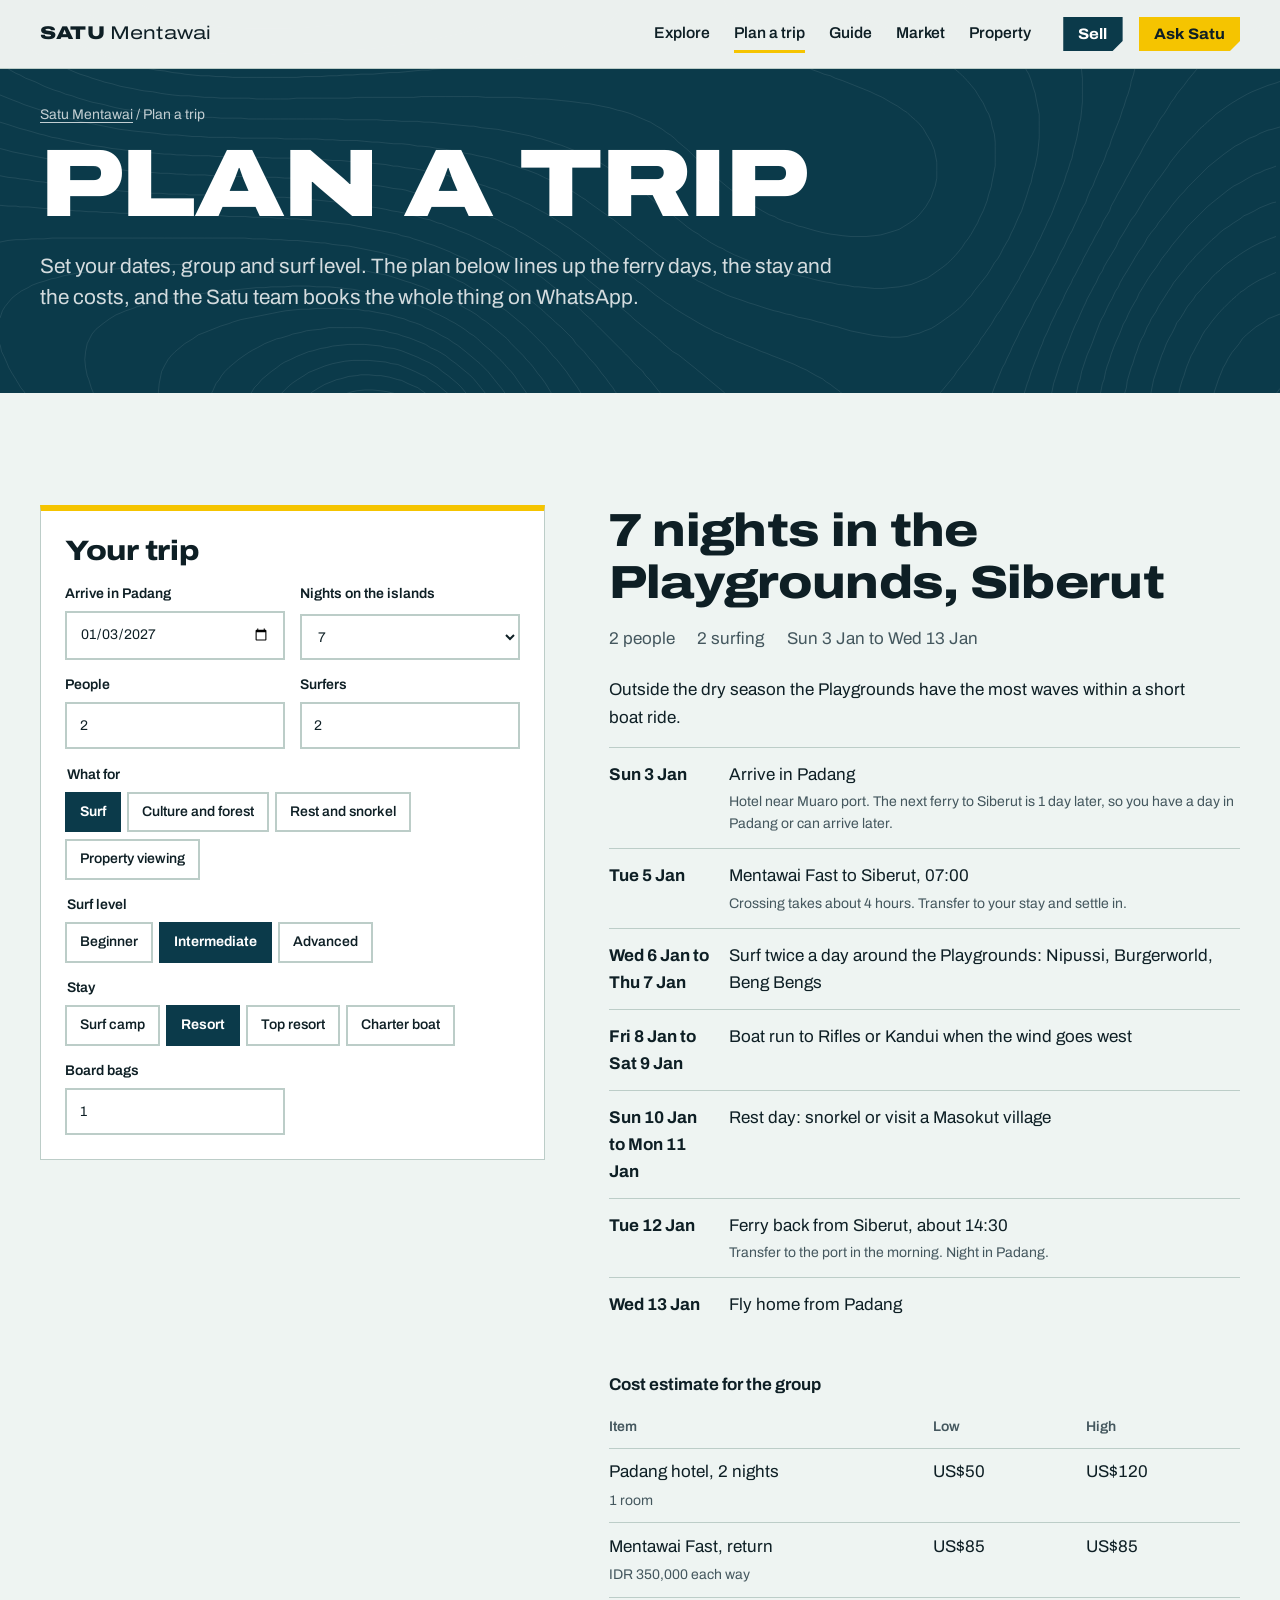
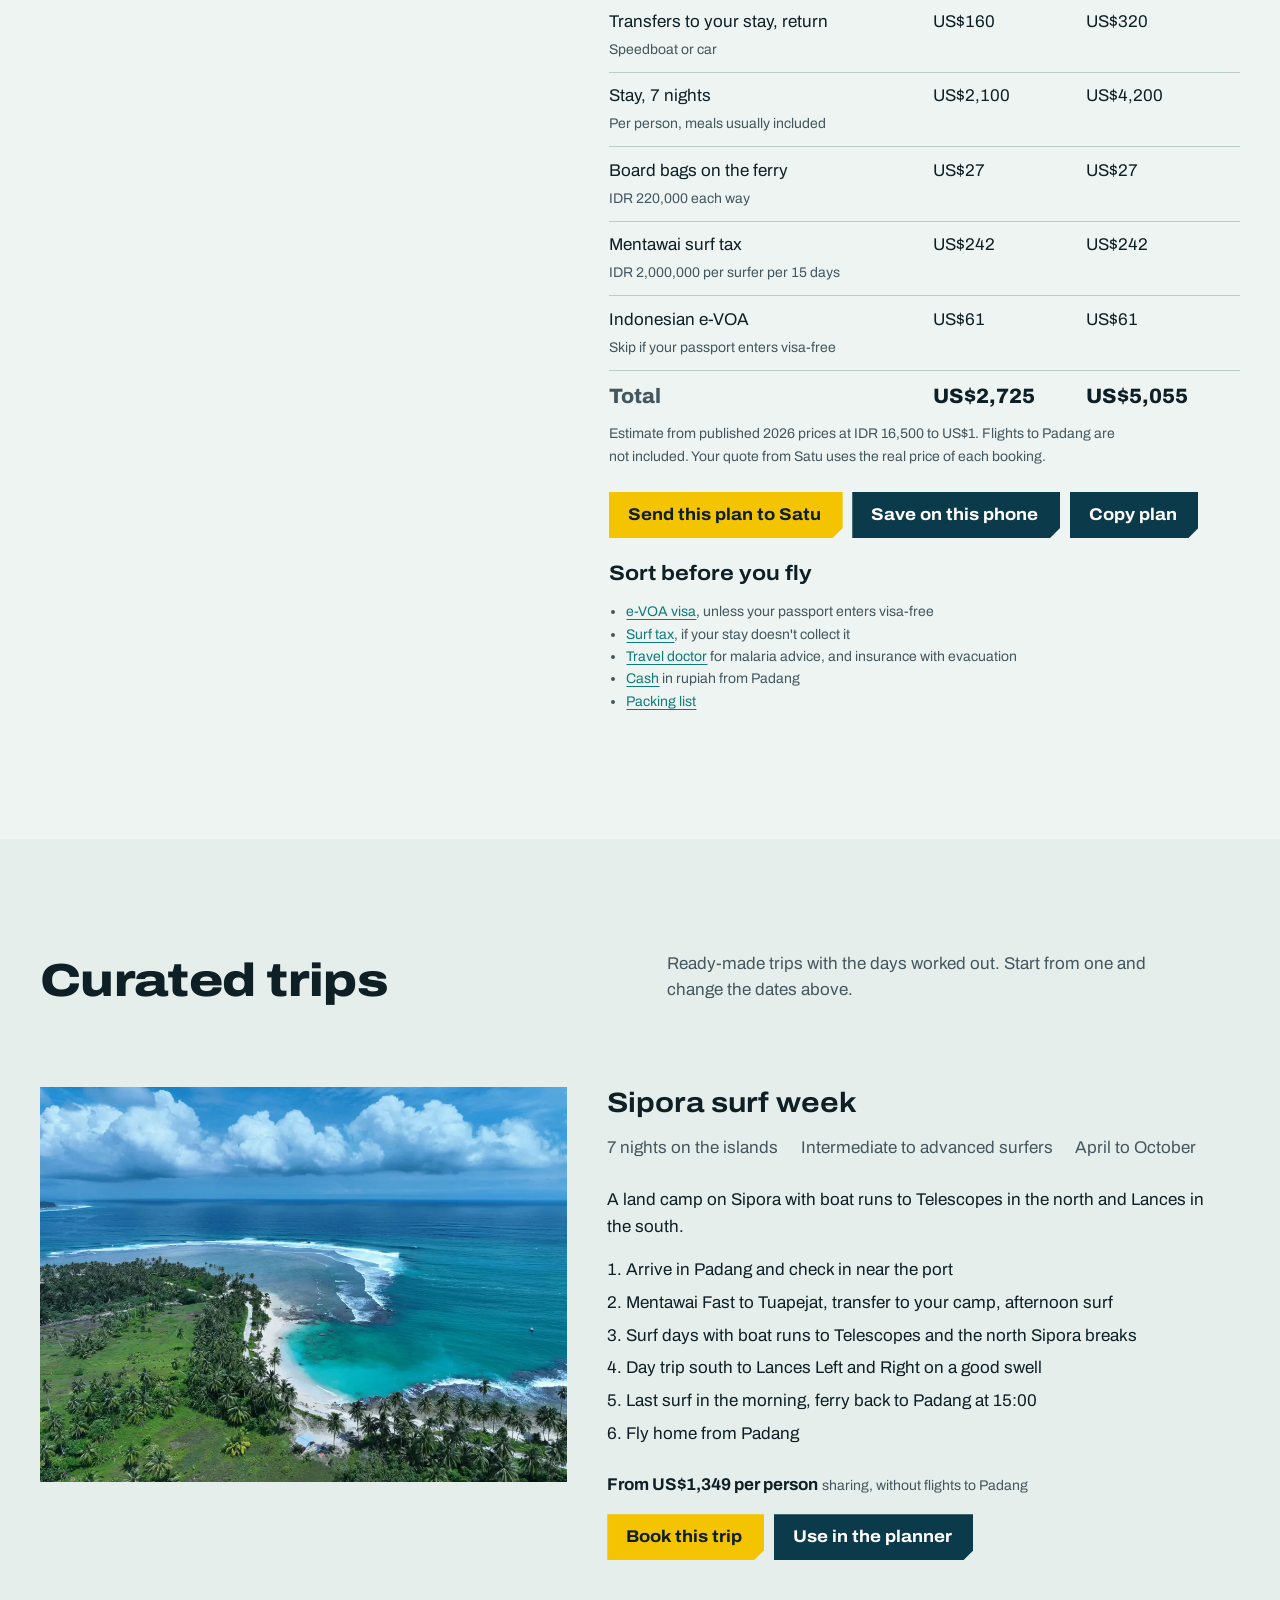
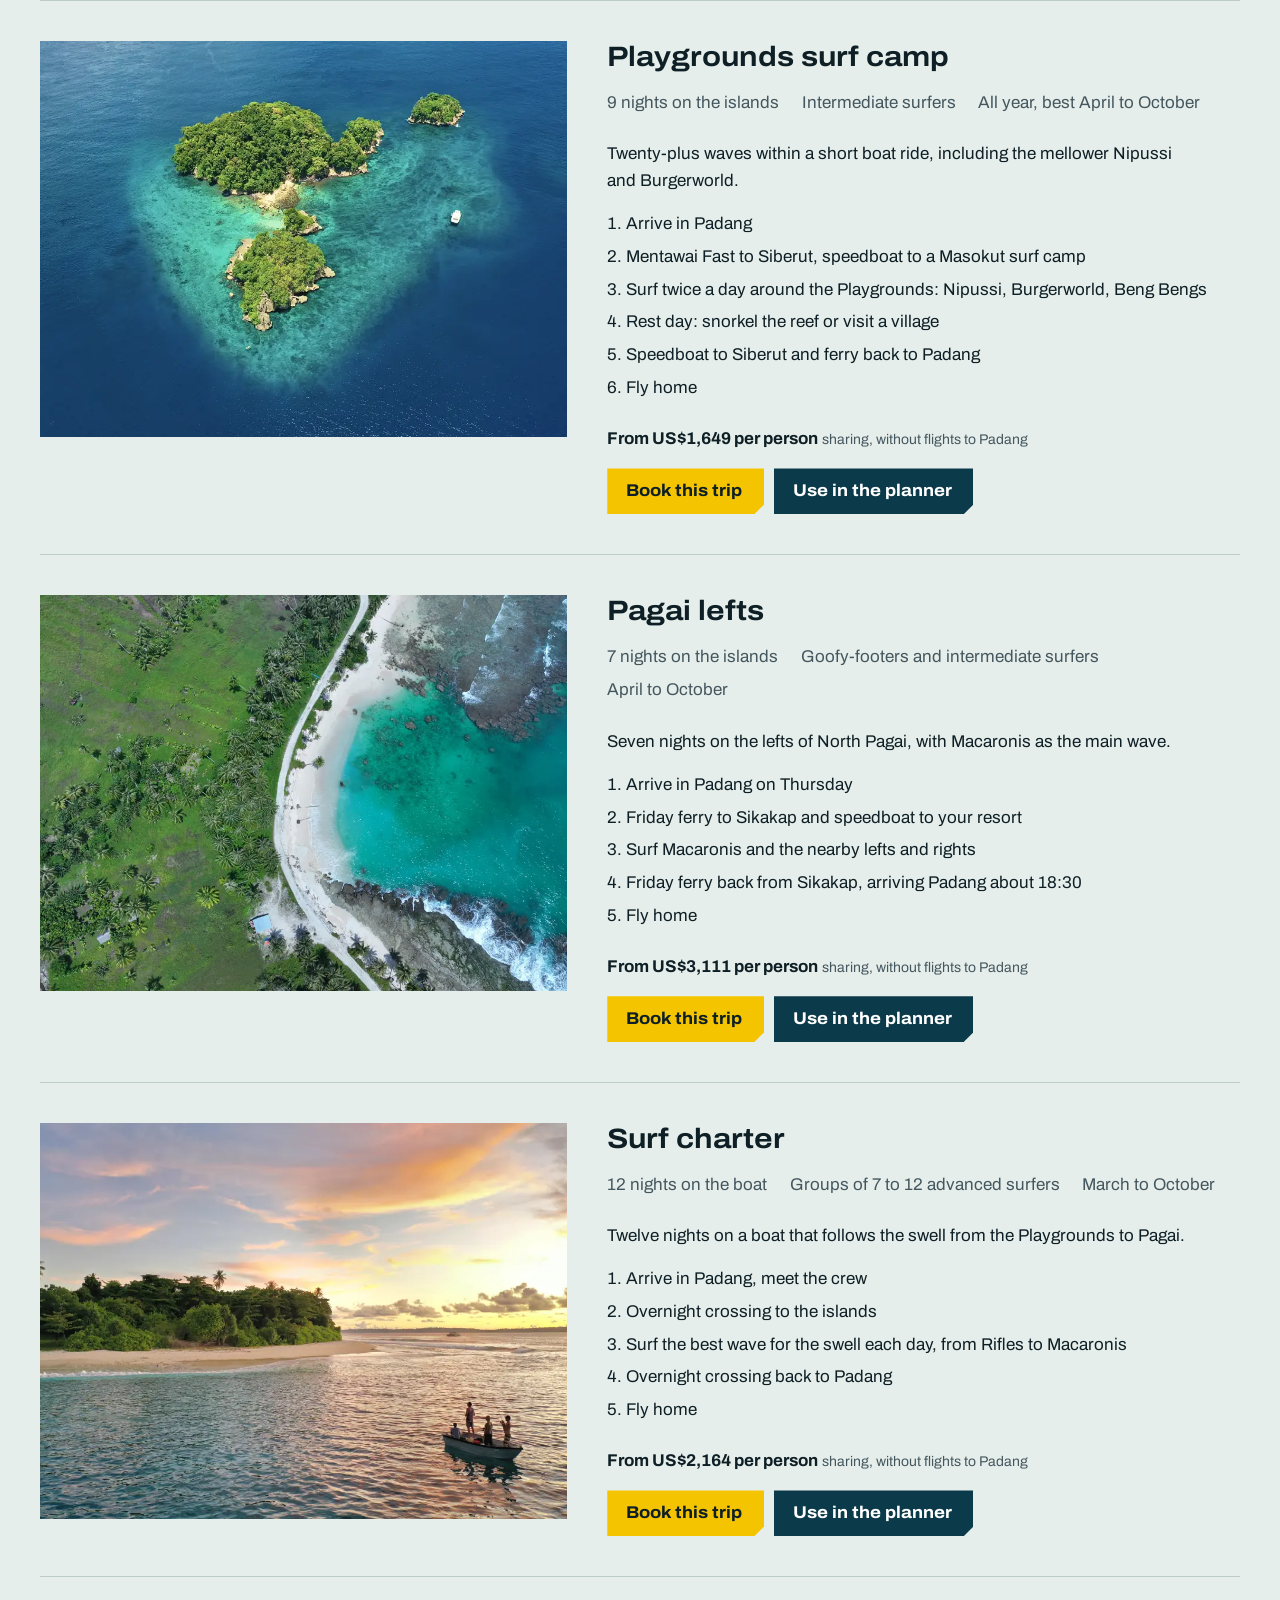
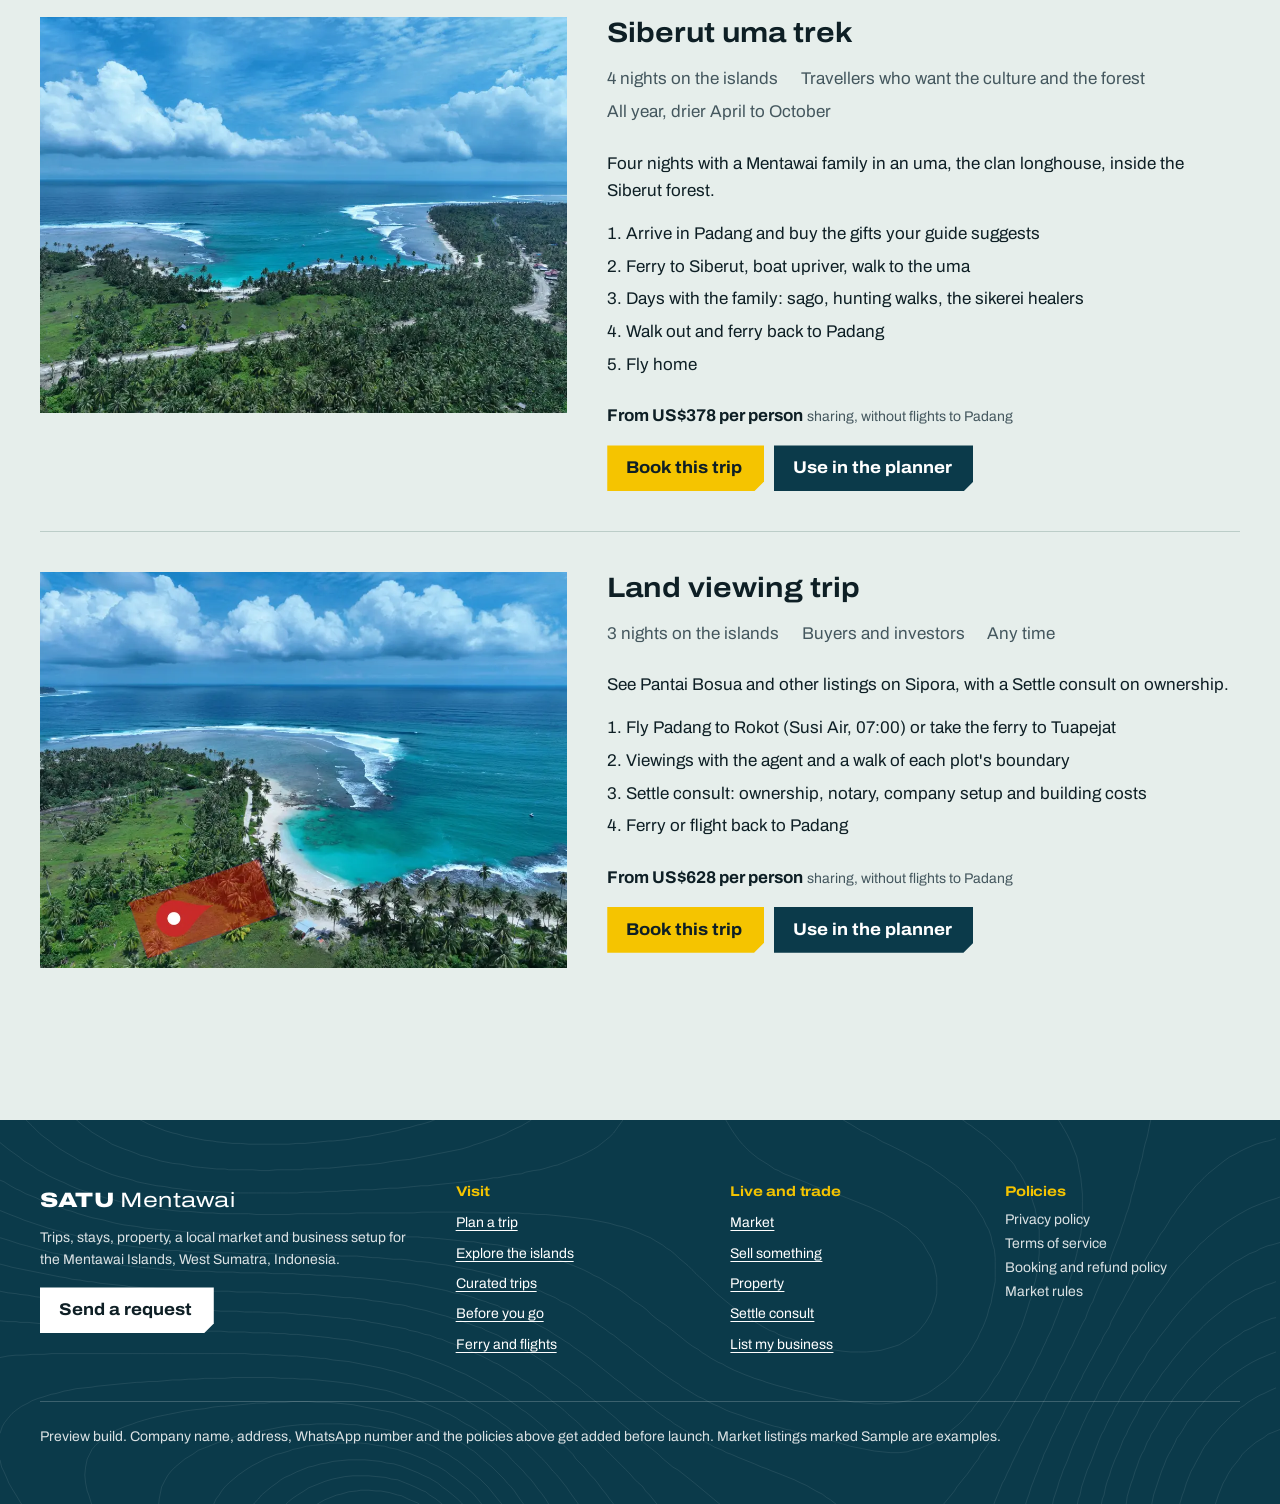
<file: plan.html>
<!doctype html>
<html lang="en">
<head>
<meta charset="utf-8">
<meta name="viewport" content="width=device-width, initial-scale=1">
<title>Plan a Mentawai trip with ferry days and costs | Satu Mentawai</title>
<meta name="description" content="Day-by-day Mentawai trip plans with Mentawai Fast ferry days, stays, surf tax and a cost estimate, plus six curated trips.">
<link rel="canonical" href="https://satumentawai.com/plan.html">
<meta property="og:title" content="Plan a Mentawai trip with ferry days and costs | Satu Mentawai">
<meta property="og:description" content="Day-by-day Mentawai trip plans with Mentawai Fast ferry days, stays, surf tax and a cost estimate, plus six curated trips.">
<meta property="og:image" content="img/islets-1000.webp">
<meta name="theme-color" content="#0b3a4a">
<link rel="manifest" href="manifest.webmanifest">
<link rel="icon" href="img/icon-192.png">
<link rel="apple-touch-icon" href="img/icon-192.png">
<link rel="preload" href="assets/archivo.woff2" as="font" type="font/woff2" crossorigin>
<link rel="stylesheet" href="assets/site.css?v=784c2532">

</head>
<body data-page="plan">
<svg width="0" height="0" style="position:absolute" aria-hidden="true">
<defs>
<symbol id="i-home" viewBox="0 0 24 24"><path d="M3 11l9-7 9 7"/><path d="M5 10v10h5v-6h4v6h5V10"/></symbol>
<symbol id="i-plan" viewBox="0 0 24 24"><circle cx="12" cy="12" r="9"/><path d="M15.5 8.5l-2 5-5 2 2-5z"/></symbol>
<symbol id="i-guide" viewBox="0 0 24 24"><path d="M4 5.5C6 4.5 9 4.5 12 6c3-1.5 6-1.5 8-.5V19c-2-1-5-1-8 .5-3-1.5-6-1.5-8-.5z"/><path d="M12 6v13.5"/></symbol>
<symbol id="i-market" viewBox="0 0 24 24"><path d="M5 8h14l-1 12H6z"/><path d="M9 8V6a3 3 0 0 1 6 0v2"/></symbol>
<symbol id="i-ask" viewBox="0 0 24 24"><path d="M4 5h16v11H9l-5 4z"/><path d="M9 10h6"/></symbol>
<symbol id="i-surf" viewBox="0 0 24 24"><path d="M6 20C4 14 8 5 18 3c1 6-4 15-12 17z"/><path d="M8 17l6-9"/></symbol>
<symbol id="i-boat" viewBox="0 0 24 24"><path d="M3 15h18l-3 4H6z"/><path d="M12 15V4l6 8h-6"/><path d="M3 21c2 0 2-1 4-1s2 1 4 1 2-1 4-1 2 1 4 1"/></symbol>
<symbol id="i-vehicle" viewBox="0 0 24 24"><circle cx="6" cy="17" r="3"/><circle cx="18" cy="17" r="3"/><path d="M6 17l4-7h5l3 7"/><path d="M13 6h3l1 4"/></symbol>
<symbol id="i-key" viewBox="0 0 24 24"><circle cx="8" cy="15" r="4"/><path d="M11 12l8-8M16 7l2 2M14 9l2 2"/></symbol>
<symbol id="i-fish" viewBox="0 0 24 24"><path d="M3 12c3-5 9-6 14 0-5 6-11 5-14 0z"/><path d="M17 12l4-4v8z"/><circle cx="8" cy="11" r=".8"/></symbol>
<symbol id="i-build" viewBox="0 0 24 24"><path d="M3 20h18"/><path d="M5 20V9h14v11"/><path d="M5 13h14M5 17h14M10 9v4M14 13v4M9 17v3"/></symbol>
<symbol id="i-house" viewBox="0 0 24 24"><path d="M3 12l9-8 9 8"/><path d="M6 10v10h12V10"/><path d="M10 20v-5h4v5"/></symbol>
<symbol id="i-tool" viewBox="0 0 24 24"><path d="M14 6a4 4 0 0 0 5 5l-9 9a2 2 0 0 1-3-3l9-9a4 4 0 0 0-2-2z"/></symbol>
<symbol id="i-job" viewBox="0 0 24 24"><rect x="3" y="7" width="18" height="13" rx="2"/><path d="M9 7V5h6v2M3 13h18"/></symbol>
<symbol id="i-heart" viewBox="0 0 24 24"><path d="M12 20s-8-5-8-11a4.5 4.5 0 0 1 8-2.8A4.5 4.5 0 0 1 20 9c0 6-8 11-8 11z"/></symbol>
<symbol id="i-pin" viewBox="0 0 24 24"><path d="M12 21s-7-6.5-7-12a7 7 0 0 1 14 0c0 5.5-7 12-7 12z"/><circle cx="12" cy="9" r="2.5"/></symbol>
<symbol id="i-camera" viewBox="0 0 24 24"><path d="M4 8h3l2-3h6l2 3h3v11H4z"/><circle cx="12" cy="13" r="3.5"/></symbol>
<symbol id="i-plus" viewBox="0 0 24 24"><path d="M12 5v14M5 12h14"/></symbol>
<symbol id="i-check" viewBox="0 0 24 24"><path d="M5 12l5 5 9-10"/></symbol>
<symbol id="i-wave" viewBox="0 0 24 24"><path d="M3 15c3 0 3-3 6-3s3 3 6 3 3-3 6-3"/><path d="M3 19c3 0 3-3 6-3s3 3 6 3 3-3 6-3"/></symbol>
<symbol id="i-sun" viewBox="0 0 24 24"><circle cx="12" cy="10" r="4"/><path d="M12 2v2M4.9 4.9l1.4 1.4M2 12h2M19.1 4.9l-1.4 1.4M22 12h-2"/><path d="M3 18c3 0 3-2 6-2s3 2 6 2 3-2 6-2"/></symbol>
<symbol id="i-island" viewBox="0 0 24 24"><path d="M3 19c3 0 3-1.5 6-1.5s3 1.5 6 1.5 3-1.5 6-1.5"/><path d="M12 17V8"/><path d="M12 8c-1.5-3-5-3.5-7-2 2.5 0 4.5.8 7 2zM12 8c1.5-3 5-3.5 7-2-2.5 0-4.5.8-7 2zM12 8c-2 0-5 2-5 5 1.5-2 3.2-3.6 5-5zM12 8c2 0 5 2 5 5-1.5-2-3.2-3.6-5-5z"/></symbol>
<symbol id="i-leaf" viewBox="0 0 24 24"><path d="M5 19C5 10 10 5 20 4c0 10-5 15-14 15z"/><path d="M5 19l8-8"/></symbol>
<symbol id="i-cup" viewBox="0 0 24 24"><path d="M4 9h13v5a5 5 0 0 1-5 5H9a5 5 0 0 1-5-5z"/><path d="M17 11h1.5a2.5 2.5 0 0 1 0 5H17"/><path d="M8 3v3M12 3v3"/></symbol>
<symbol id="i-cross" viewBox="0 0 24 24"><rect x="3" y="3" width="18" height="18" rx="3"/><path d="M12 7v10M7 12h10"/></symbol>
<symbol id="i-back" viewBox="0 0 24 24"><path d="M15 5l-7 7 7 7"/></symbol><symbol id="i-locate" viewBox="0 0 24 24"><circle cx="12" cy="12" r="7"/><circle cx="12" cy="12" r="2.5"/><path d="M12 2v3M12 19v3M2 12h3M19 12h3"/></symbol>
</defs>
</svg>
<a class="skip" href="#main">Skip to content</a>
<header class="site-header solid">
  <div class="wrap bar">
    <a class="logo" href="index.html">SATU <span>Mentawai</span></a>
    <nav class="nav" aria-label="Main">
      <a href="index.html">Explore</a>
      <a href="plan.html" aria-current="page">Plan a trip</a>
      <a href="guide.html">Guide</a>
      <a href="market.html">Market</a>
      <a href="property-pantai-bosua.html">Property</a>
    </nav>
    <a class="btn btn-line header-sell" href="sell.html">Sell</a>
    <a class="btn header-cta" href="#" data-ask>Ask Satu</a>
    <a class="btn btn-sm ask-mobile" href="#" data-ask>Ask</a>
    <button class="menu-btn" type="button" aria-haspopup="dialog">Menu</button>
  </div>
</header>
<dialog class="mobile-nav" id="mobile-nav" aria-label="Menu">
  <ul>
    <li><a href="index.html">Explore</a></li>
    <li><a href="plan.html">Plan a trip</a></li>
    <li><a href="guide.html">Guide</a></li>
    <li><a href="market.html">Market</a></li>
    <li><a href="property-pantai-bosua.html">Property</a></li>
    <li><a href="sell.html">Sell something</a></li>
  </ul>
  <button class="btn btn-line" type="button" data-close>Close</button>
</dialog>
<nav class="tabbar" aria-label="App">
  <a href="index.html"><svg class="ic"><use href="#i-pin"/></svg>Explore</a>
  <a href="plan.html" aria-current="page"><svg class="ic"><use href="#i-plan"/></svg>Plan</a>
  <a href="guide.html"><svg class="ic"><use href="#i-guide"/></svg>Guide</a>
  <a href="market.html"><svg class="ic"><use href="#i-market"/></svg>Market</a>
  <a href="property-pantai-bosua.html"><svg class="ic"><use href="#i-house"/></svg>Property</a>
</nav>
<main id="main">
<div class="page-top band on-dark">
  <div class="wrap">
    <p class="crumbs"><a href="index.html">Satu Mentawai</a> / Plan a trip</p>
    <h1>Plan a trip</h1>
    <p class="lede">Set your dates, group and surf level. The plan below lines up the ferry days, the stay and the costs, and the Satu team books the whole thing on WhatsApp.</p>
  </div>
</div>

<section class="section" aria-label="Trip planner">
  <div class="wrap plan-layout">
    <form class="planner" id="planner">
      <h2>Your trip</h2>
      <div class="form-grid">
        <label>Arrive in Padang<input type="date" name="start" id="p-start" required></label>
        <label>Nights on the islands
          <select name="nights" id="p-nights"></select>
        </label>
        <label>People<input type="number" name="people" min="1" max="12" value="2" inputmode="numeric"></label>
        <label>Surfers<input type="number" name="surfers" min="0" max="12" value="2" inputmode="numeric"></label>
        <fieldset class="full" style="border:0;padding:0;margin:0">
          <legend class="hint" style="font-weight:600;color:var(--ink);margin-bottom:.35rem">What for</legend>
          <div class="seg">
            <label><input type="radio" name="focus" value="surf" checked>Surf</label>
            <label><input type="radio" name="focus" value="culture">Culture and forest</label>
            <label><input type="radio" name="focus" value="rest">Rest and snorkel</label>
            <label><input type="radio" name="focus" value="property">Property viewing</label>
          </div>
        </fieldset>
        <fieldset class="full" style="border:0;padding:0;margin:0" id="level-set">
          <legend class="hint" style="font-weight:600;color:var(--ink);margin-bottom:.35rem">Surf level</legend>
          <div class="seg">
            <label><input type="radio" name="level" value="beginner">Beginner</label>
            <label><input type="radio" name="level" value="intermediate" checked>Intermediate</label>
            <label><input type="radio" name="level" value="advanced">Advanced</label>
          </div>
        </fieldset>
        <fieldset class="full" style="border:0;padding:0;margin:0">
          <legend class="hint" style="font-weight:600;color:var(--ink);margin-bottom:.35rem">Stay</legend>
          <div class="seg">
            <label><input type="radio" name="stay" value="budget">Surf camp</label>
            <label><input type="radio" name="stay" value="mid" checked>Resort</label>
            <label><input type="radio" name="stay" value="luxury">Top resort</label>
            <label><input type="radio" name="stay" value="charter">Charter boat</label>
          </div>
        </fieldset>
        <label>Board bags<input type="number" name="bags" min="0" max="12" value="1" inputmode="numeric"></label>
      </div>
    </form>

    <div class="result" id="result" aria-live="polite"></div>
  </div>
</section>

<section class="section alt" id="trips" aria-labelledby="ct-title">
  <div class="wrap">
    <div class="section-head">
      <div>
        <h2 id="ct-title">Curated trips</h2>
        <p class="lede">Ready-made trips with the days worked out. Start from one and change the dates above.</p>
      </div>
    </div>
    <div id="trip-list"></div>
  </div>
</section>
</main>

<footer class="site-footer on-dark">
  <div class="wrap">
    <div class="cols">
      <div>
        <a class="logo" href="index.html">SATU <span>Mentawai</span></a>
        <p>Trips, stays, property, a local market and business setup for the Mentawai Islands, West Sumatra, Indonesia.</p>
        <a class="btn btn-line" href="#" data-request="General question">Send a request</a>
      </div>
      <div>
        <h2 class="foot-h">Visit</h2>
        <ul>
          <li><a href="plan.html">Plan a trip</a></li>
          <li><a href="index.html">Explore the islands</a></li>
          <li><a href="plan.html#trips">Curated trips</a></li>
          <li><a href="guide.html">Before you go</a></li>
          <li><a href="guide.html#getting-there">Ferry and flights</a></li>
        </ul>
      </div>
      <div>
        <h2 class="foot-h">Live and trade</h2>
        <ul>
          <li><a href="market.html">Market</a></li>
          <li><a href="sell.html">Sell something</a></li>
          <li><a href="index.html#property">Property</a></li>
          <li><a href="#" data-request="Settle consult">Settle consult</a></li>
          <li><a href="#" data-request="List my business">List my business</a></li>
        </ul>
      </div>
      <div>
        <h2 class="foot-h">Policies</h2>
        <ul>
          <li>Privacy policy</li>
          <li>Terms of service</li>
          <li>Booking and refund policy</li>
          <li>Market rules</li>
        </ul>
      </div>
    </div>
    <p class="preview-note">Preview build. Company name, address, WhatsApp number and the policies above get added before launch. Market listings marked Sample are examples.</p>
  </div>
</footer>

<dialog id="ask" aria-labelledby="ask-title">
  <div class="dlg-head"><h2 id="ask-title">Ask Satu</h2><button class="dlg-close" type="button" data-close>Close</button></div>
  <div class="chips">
    <button class="chip" type="button">How do I get to Mentawai?</button>
    <button class="chip" type="button">Do I pay a surf tax?</button>
    <button class="chip" type="button">Is there an ATM?</button>
    <button class="chip" type="button">Where is the nearest ATM?</button>
  </div>
  <div class="chat-log" id="chat-log" aria-live="polite"></div>
  <form class="chat-form" id="chat-form">
    <label class="skip" for="chat-q">Your question</label>
    <input id="chat-q" autocomplete="off" placeholder="Type a question">
    <button class="btn" type="submit">Send</button>
  </form>
</dialog>

<dialog id="request" aria-labelledby="req-title">
  <div class="dlg-head"><h2 id="req-title">Send a request</h2><button class="dlg-close" type="button" data-close>Close</button></div>
  <form class="req-form" id="req-form" novalidate>
    <label>What you need
      <select id="req-service" name="service">
        <option>General question</option>
        <option>Plan my trip</option>
        <option>Flight to Padang</option>
        <option>Hotel in Padang</option>
        <option>Ferry ticket</option>
        <option>Transfer to my stay</option>
        <option>Place to stay</option>
        <option>Surf charter</option>
        <option>Uma trek</option>
        <option>Boat taxi</option>
        <option>Island hopping</option>
        <option>Scooter rental</option>
        <option>Viewing: Pantai Bosua</option>
        <option>Settle consult</option>
        <option>List my business</option>
      </select>
    </label>
    <label>Name<input id="req-name" name="name" required autocomplete="name"></label>
    <div class="row">
      <label>Dates<input name="dates" placeholder="Example: 3 to 14 May"></label>
      <label>People<input name="people" type="number" min="1" value="2" inputmode="numeric"></label>
    </div>
    <label>Details<textarea name="message" rows="3" placeholder="Surf level, budget, island, anything we should know"></textarea></label>
    <label class="check"><input type="checkbox" id="req-consent"> <span>I agree that Satu Mentawai uses these details to answer this request, as set out in the privacy policy.</span></label>
    <p class="error" id="req-error" hidden></p>
    <button class="btn" type="submit">Next</button>
  </form>
  <div class="req-form" id="req-done" hidden>
    <p>Your request is ready to send to the Satu team on WhatsApp.</p>
    <pre class="req-text" id="req-text"></pre>
    <div class="actions">
      <a class="btn" id="req-wa" href="#" target="_blank" rel="noopener">Open in WhatsApp</a>
      <button class="btn btn-line" type="button" id="req-copy">Copy message</button>
    </div>
  </div>
</dialog>
<script src="assets/data.js?v=7cc226ce" defer></script>
<script src="assets/site.js?v=03382fbc" defer></script>
<script src="assets/plan.js?v=ae6bfef9" defer></script>
</body>
</html>
</file>
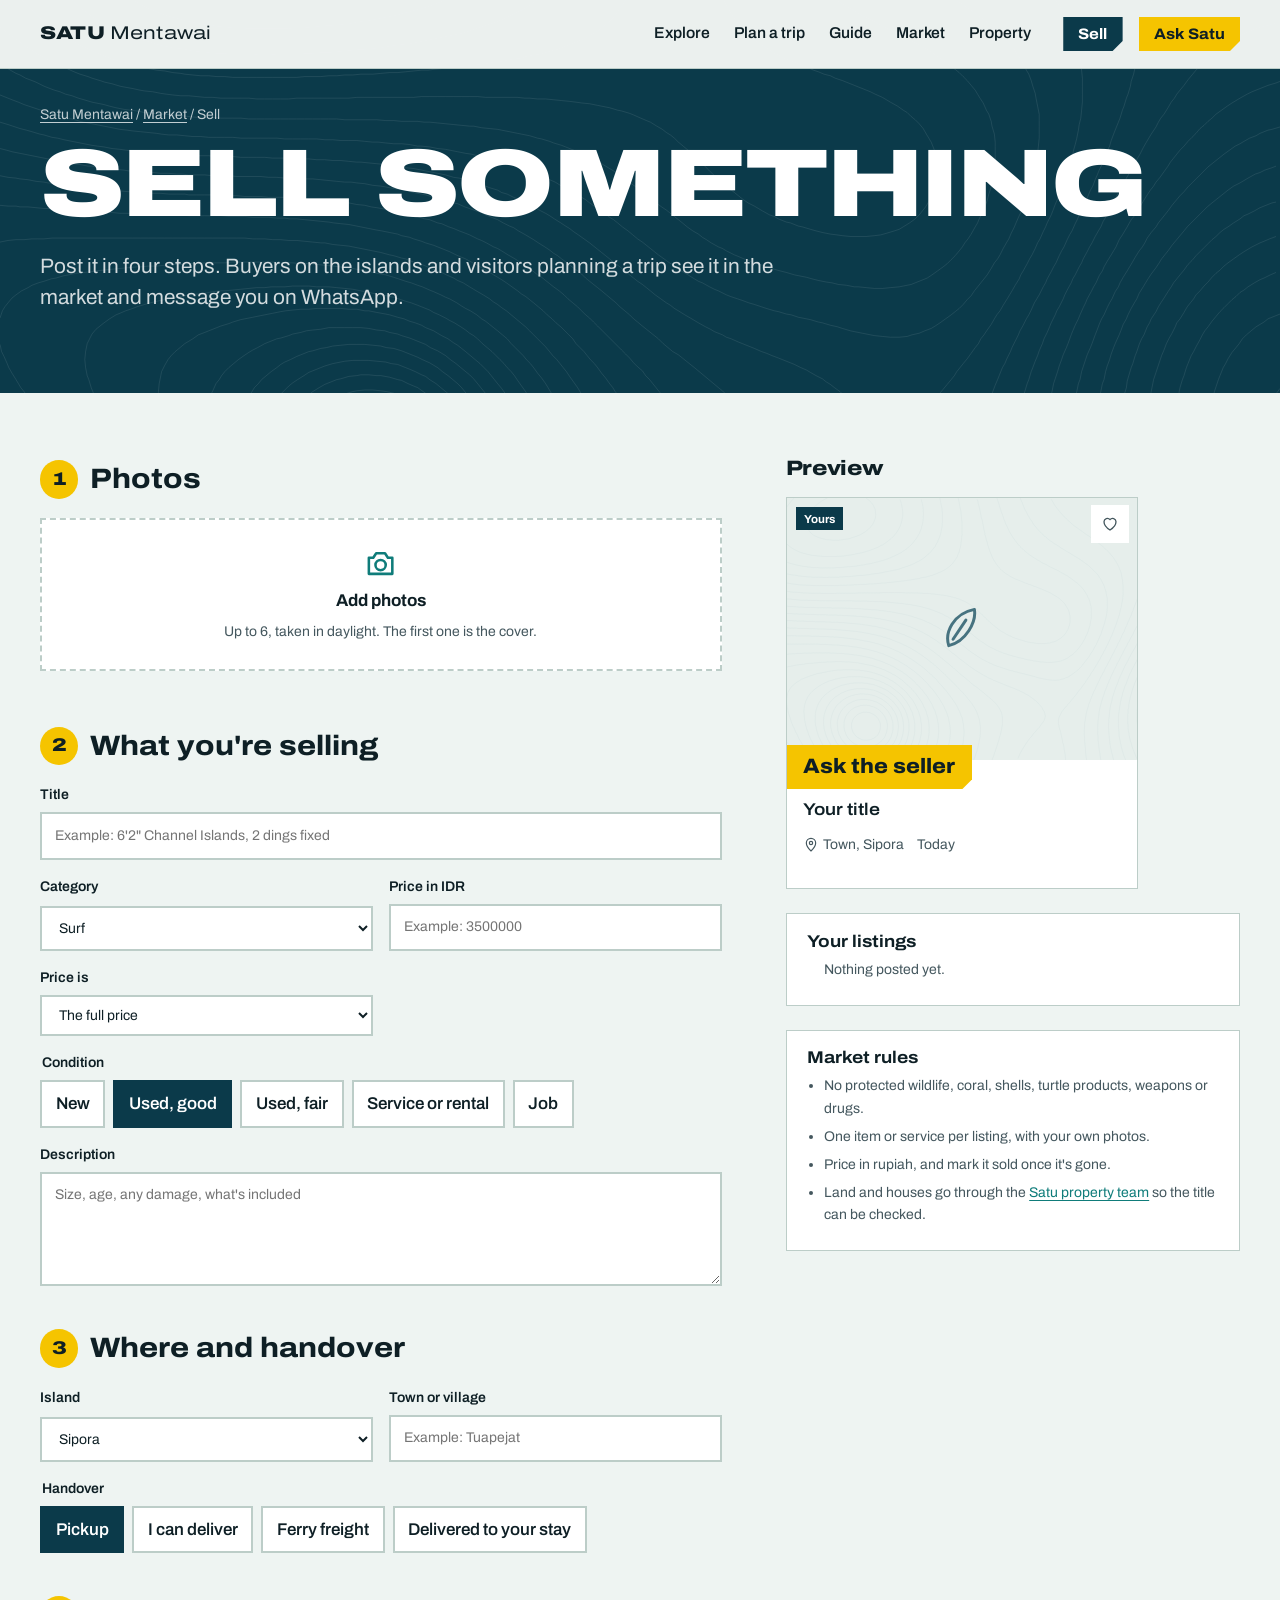
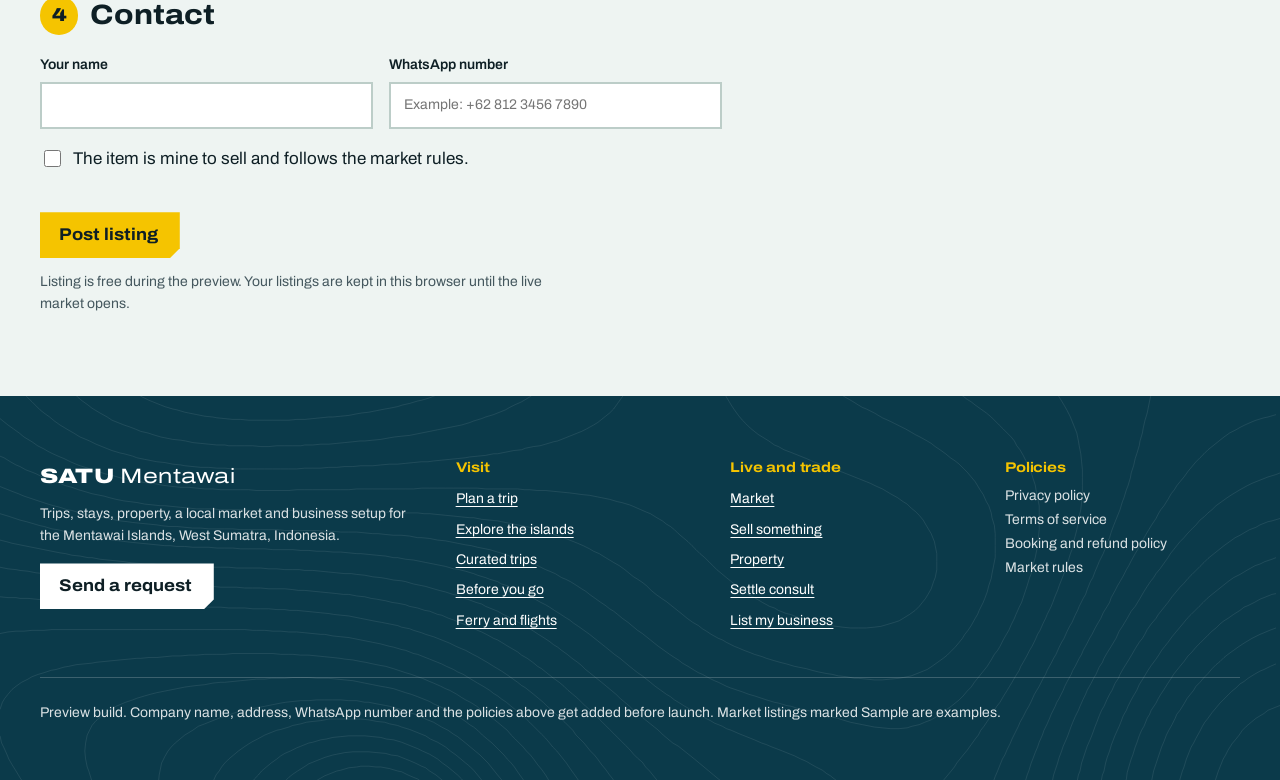
<file: sell.html>
<!doctype html>
<html lang="en">
<head>
<meta charset="utf-8">
<meta name="viewport" content="width=device-width, initial-scale=1">
<title>Sell something in Mentawai | Satu Mentawai</title>
<meta name="description" content="Post a listing on the Satu Mentawai market with photos, a price in rupiah and your island.">
<link rel="canonical" href="https://satumentawai.com/sell.html">
<meta property="og:title" content="Sell something in Mentawai | Satu Mentawai">
<meta property="og:description" content="Post a listing on the Satu Mentawai market with photos, a price in rupiah and your island.">
<meta property="og:image" content="img/sunset-boat-1000.webp">
<meta name="theme-color" content="#0b3a4a">
<link rel="manifest" href="manifest.webmanifest">
<link rel="icon" href="img/icon-192.png">
<link rel="apple-touch-icon" href="img/icon-192.png">
<link rel="preload" href="assets/archivo.woff2" as="font" type="font/woff2" crossorigin>
<link rel="stylesheet" href="assets/site.css?v=784c2532">

</head>
<body data-page="sell">
<svg width="0" height="0" style="position:absolute" aria-hidden="true">
<defs>
<symbol id="i-home" viewBox="0 0 24 24"><path d="M3 11l9-7 9 7"/><path d="M5 10v10h5v-6h4v6h5V10"/></symbol>
<symbol id="i-plan" viewBox="0 0 24 24"><circle cx="12" cy="12" r="9"/><path d="M15.5 8.5l-2 5-5 2 2-5z"/></symbol>
<symbol id="i-guide" viewBox="0 0 24 24"><path d="M4 5.5C6 4.5 9 4.5 12 6c3-1.5 6-1.5 8-.5V19c-2-1-5-1-8 .5-3-1.5-6-1.5-8-.5z"/><path d="M12 6v13.5"/></symbol>
<symbol id="i-market" viewBox="0 0 24 24"><path d="M5 8h14l-1 12H6z"/><path d="M9 8V6a3 3 0 0 1 6 0v2"/></symbol>
<symbol id="i-ask" viewBox="0 0 24 24"><path d="M4 5h16v11H9l-5 4z"/><path d="M9 10h6"/></symbol>
<symbol id="i-surf" viewBox="0 0 24 24"><path d="M6 20C4 14 8 5 18 3c1 6-4 15-12 17z"/><path d="M8 17l6-9"/></symbol>
<symbol id="i-boat" viewBox="0 0 24 24"><path d="M3 15h18l-3 4H6z"/><path d="M12 15V4l6 8h-6"/><path d="M3 21c2 0 2-1 4-1s2 1 4 1 2-1 4-1 2 1 4 1"/></symbol>
<symbol id="i-vehicle" viewBox="0 0 24 24"><circle cx="6" cy="17" r="3"/><circle cx="18" cy="17" r="3"/><path d="M6 17l4-7h5l3 7"/><path d="M13 6h3l1 4"/></symbol>
<symbol id="i-key" viewBox="0 0 24 24"><circle cx="8" cy="15" r="4"/><path d="M11 12l8-8M16 7l2 2M14 9l2 2"/></symbol>
<symbol id="i-fish" viewBox="0 0 24 24"><path d="M3 12c3-5 9-6 14 0-5 6-11 5-14 0z"/><path d="M17 12l4-4v8z"/><circle cx="8" cy="11" r=".8"/></symbol>
<symbol id="i-build" viewBox="0 0 24 24"><path d="M3 20h18"/><path d="M5 20V9h14v11"/><path d="M5 13h14M5 17h14M10 9v4M14 13v4M9 17v3"/></symbol>
<symbol id="i-house" viewBox="0 0 24 24"><path d="M3 12l9-8 9 8"/><path d="M6 10v10h12V10"/><path d="M10 20v-5h4v5"/></symbol>
<symbol id="i-tool" viewBox="0 0 24 24"><path d="M14 6a4 4 0 0 0 5 5l-9 9a2 2 0 0 1-3-3l9-9a4 4 0 0 0-2-2z"/></symbol>
<symbol id="i-job" viewBox="0 0 24 24"><rect x="3" y="7" width="18" height="13" rx="2"/><path d="M9 7V5h6v2M3 13h18"/></symbol>
<symbol id="i-heart" viewBox="0 0 24 24"><path d="M12 20s-8-5-8-11a4.5 4.5 0 0 1 8-2.8A4.5 4.5 0 0 1 20 9c0 6-8 11-8 11z"/></symbol>
<symbol id="i-pin" viewBox="0 0 24 24"><path d="M12 21s-7-6.5-7-12a7 7 0 0 1 14 0c0 5.5-7 12-7 12z"/><circle cx="12" cy="9" r="2.5"/></symbol>
<symbol id="i-camera" viewBox="0 0 24 24"><path d="M4 8h3l2-3h6l2 3h3v11H4z"/><circle cx="12" cy="13" r="3.5"/></symbol>
<symbol id="i-plus" viewBox="0 0 24 24"><path d="M12 5v14M5 12h14"/></symbol>
<symbol id="i-check" viewBox="0 0 24 24"><path d="M5 12l5 5 9-10"/></symbol>
<symbol id="i-wave" viewBox="0 0 24 24"><path d="M3 15c3 0 3-3 6-3s3 3 6 3 3-3 6-3"/><path d="M3 19c3 0 3-3 6-3s3 3 6 3 3-3 6-3"/></symbol>
<symbol id="i-sun" viewBox="0 0 24 24"><circle cx="12" cy="10" r="4"/><path d="M12 2v2M4.9 4.9l1.4 1.4M2 12h2M19.1 4.9l-1.4 1.4M22 12h-2"/><path d="M3 18c3 0 3-2 6-2s3 2 6 2 3-2 6-2"/></symbol>
<symbol id="i-island" viewBox="0 0 24 24"><path d="M3 19c3 0 3-1.5 6-1.5s3 1.5 6 1.5 3-1.5 6-1.5"/><path d="M12 17V8"/><path d="M12 8c-1.5-3-5-3.5-7-2 2.5 0 4.5.8 7 2zM12 8c1.5-3 5-3.5 7-2-2.5 0-4.5.8-7 2zM12 8c-2 0-5 2-5 5 1.5-2 3.2-3.6 5-5zM12 8c2 0 5 2 5 5-1.5-2-3.2-3.6-5-5z"/></symbol>
<symbol id="i-leaf" viewBox="0 0 24 24"><path d="M5 19C5 10 10 5 20 4c0 10-5 15-14 15z"/><path d="M5 19l8-8"/></symbol>
<symbol id="i-cup" viewBox="0 0 24 24"><path d="M4 9h13v5a5 5 0 0 1-5 5H9a5 5 0 0 1-5-5z"/><path d="M17 11h1.5a2.5 2.5 0 0 1 0 5H17"/><path d="M8 3v3M12 3v3"/></symbol>
<symbol id="i-cross" viewBox="0 0 24 24"><rect x="3" y="3" width="18" height="18" rx="3"/><path d="M12 7v10M7 12h10"/></symbol>
<symbol id="i-back" viewBox="0 0 24 24"><path d="M15 5l-7 7 7 7"/></symbol><symbol id="i-locate" viewBox="0 0 24 24"><circle cx="12" cy="12" r="7"/><circle cx="12" cy="12" r="2.5"/><path d="M12 2v3M12 19v3M2 12h3M19 12h3"/></symbol>
</defs>
</svg>
<a class="skip" href="#main">Skip to content</a>
<header class="site-header solid">
  <div class="wrap bar">
    <a class="logo" href="index.html">SATU <span>Mentawai</span></a>
    <nav class="nav" aria-label="Main">
      <a href="index.html">Explore</a>
      <a href="plan.html">Plan a trip</a>
      <a href="guide.html">Guide</a>
      <a href="market.html">Market</a>
      <a href="property-pantai-bosua.html">Property</a>
    </nav>
    <a class="btn btn-line header-sell" href="sell.html">Sell</a>
    <a class="btn header-cta" href="#" data-ask>Ask Satu</a>
    <a class="btn btn-sm ask-mobile" href="#" data-ask>Ask</a>
    <button class="menu-btn" type="button" aria-haspopup="dialog">Menu</button>
  </div>
</header>
<dialog class="mobile-nav" id="mobile-nav" aria-label="Menu">
  <ul>
    <li><a href="index.html">Explore</a></li>
    <li><a href="plan.html">Plan a trip</a></li>
    <li><a href="guide.html">Guide</a></li>
    <li><a href="market.html">Market</a></li>
    <li><a href="property-pantai-bosua.html">Property</a></li>
    <li><a href="sell.html">Sell something</a></li>
  </ul>
  <button class="btn btn-line" type="button" data-close>Close</button>
</dialog>
<nav class="tabbar" aria-label="App">
  <a href="index.html"><svg class="ic"><use href="#i-pin"/></svg>Explore</a>
  <a href="plan.html"><svg class="ic"><use href="#i-plan"/></svg>Plan</a>
  <a href="guide.html"><svg class="ic"><use href="#i-guide"/></svg>Guide</a>
  <a href="market.html"><svg class="ic"><use href="#i-market"/></svg>Market</a>
  <a href="property-pantai-bosua.html"><svg class="ic"><use href="#i-house"/></svg>Property</a>
</nav>
<main id="main">
<div class="page-top band on-dark">
  <div class="wrap">
    <p class="crumbs"><a href="index.html">Satu Mentawai</a> / <a href="market.html">Market</a> / Sell</p>
    <h1>Sell something</h1>
    <p class="lede">Post it in four steps. Buyers on the islands and visitors planning a trip see it in the market and message you on WhatsApp.</p>
  </div>
</div>

<section class="section tight" aria-label="New listing">
  <div class="wrap sell-layout">
    <form id="sell" novalidate>
      <fieldset class="form-step">
        <legend><span>1</span>Photos</legend>
        <label class="drop" id="drop">
          <svg class="ic" aria-hidden="true"><use href="#i-camera"/></svg>
          <strong>Add photos</strong>
          <span class="hint">Up to 6, taken in daylight. The first one is the cover.</span>
          <input type="file" id="files" accept="image/*" multiple class="vh">
        </label>
        <div class="photo-row" id="photos"></div>
      </fieldset>

      <fieldset class="form-step">
        <legend><span>2</span>What you're selling</legend>
        <div class="form-grid">
          <label class="full">Title<input name="title" required maxlength="80" placeholder="Example: 6'2&quot; Channel Islands, 2 dings fixed"></label>
          <label>Category<select name="cat" id="s-cat" required></select></label>
          <label>Price in IDR<input name="price" type="number" min="0" step="10000" inputmode="numeric" placeholder="Example: 3500000"></label>
          <label>Price is
            <select name="unit"><option value="">The full price</option><option>per day</option><option>per week</option><option>per month</option><option>from</option><option>Salary on interview</option></select>
          </label>
          <fieldset class="full" style="border:0;padding:0;margin:0">
            <legend class="hint" style="font-weight:600;color:var(--ink);margin-bottom:.35rem">Condition</legend>
            <div class="radio-row">
              <label><input type="radio" name="cond" value="New">New</label>
              <label><input type="radio" name="cond" value="Used, good" checked>Used, good</label>
              <label><input type="radio" name="cond" value="Used, fair">Used, fair</label>
              <label><input type="radio" name="cond" value="Service">Service or rental</label>
              <label><input type="radio" name="cond" value="Job">Job</label>
            </div>
          </fieldset>
          <label class="full">Description<textarea name="desc" rows="4" maxlength="600" placeholder="Size, age, any damage, what's included"></textarea></label>
        </div>
      </fieldset>

      <fieldset class="form-step">
        <legend><span>3</span>Where and handover</legend>
        <div class="form-grid">
          <label>Island<select name="island" required><option>Sipora</option><option>Siberut</option><option>Pagai</option><option>Padang</option></select></label>
          <label>Town or village<input name="place" required placeholder="Example: Tuapejat"></label>
          <fieldset class="full" style="border:0;padding:0;margin:0">
            <legend class="hint" style="font-weight:600;color:var(--ink);margin-bottom:.35rem">Handover</legend>
            <div class="radio-row">
              <label><input type="radio" name="handover" value="Pickup" checked>Pickup</label>
              <label><input type="radio" name="handover" value="Delivery on the island">I can deliver</label>
              <label><input type="radio" name="handover" value="Ferry freight to Padang">Ferry freight</label>
              <label><input type="radio" name="handover" value="Delivered to your stay">Delivered to your stay</label>
            </div>
          </fieldset>
        </div>
      </fieldset>

      <fieldset class="form-step">
        <legend><span>4</span>Contact</legend>
        <div class="form-grid">
          <label>Your name<input name="seller" required autocomplete="given-name"></label>
          <label>WhatsApp number<input name="phone" type="tel" required inputmode="tel" autocomplete="tel" placeholder="Example: +62 812 3456 7890"></label>
          <label class="check full"><input type="checkbox" name="rules" id="s-rules"><span>The item is mine to sell and follows the market rules.</span></label>
        </div>
      </fieldset>

      <p class="error" id="s-error" hidden></p>
      <div class="actions">
        <button class="btn" type="submit" id="s-submit">Post listing</button>
        <button class="btn btn-line" type="button" id="s-cancel" hidden>Cancel editing</button>
      </div>
      <p class="small" style="margin-top:.8rem">Listing is free during the preview. Your listings are kept in this browser until the live market opens.</p>
    </form>

    <aside class="preview-col" aria-label="Preview and your listings">
      <div>
        <h2 style="font-size:var(--step-1)">Preview</h2>
        <div id="preview"></div>
      </div>
      <div class="side-box">
        <h3>Your listings</h3>
        <ul class="mine-list" id="mine"></ul>
      </div>
      <div class="side-box">
        <h3>Market rules</h3>
        <ul>
          <li>No protected wildlife, coral, shells, turtle products, weapons or drugs.</li>
          <li>One item or service per listing, with your own photos.</li>
          <li>Price in rupiah, and mark it sold once it's gone.</li>
          <li>Land and houses go through the <a href="#" data-request="List my property">Satu property team</a> so the title can be checked.</li>
        </ul>
      </div>
    </aside>
  </div>
</section>
</main>

<footer class="site-footer on-dark">
  <div class="wrap">
    <div class="cols">
      <div>
        <a class="logo" href="index.html">SATU <span>Mentawai</span></a>
        <p>Trips, stays, property, a local market and business setup for the Mentawai Islands, West Sumatra, Indonesia.</p>
        <a class="btn btn-line" href="#" data-request="General question">Send a request</a>
      </div>
      <div>
        <h2 class="foot-h">Visit</h2>
        <ul>
          <li><a href="plan.html">Plan a trip</a></li>
          <li><a href="index.html">Explore the islands</a></li>
          <li><a href="plan.html#trips">Curated trips</a></li>
          <li><a href="guide.html">Before you go</a></li>
          <li><a href="guide.html#getting-there">Ferry and flights</a></li>
        </ul>
      </div>
      <div>
        <h2 class="foot-h">Live and trade</h2>
        <ul>
          <li><a href="market.html">Market</a></li>
          <li><a href="sell.html">Sell something</a></li>
          <li><a href="index.html#property">Property</a></li>
          <li><a href="#" data-request="Settle consult">Settle consult</a></li>
          <li><a href="#" data-request="List my business">List my business</a></li>
        </ul>
      </div>
      <div>
        <h2 class="foot-h">Policies</h2>
        <ul>
          <li>Privacy policy</li>
          <li>Terms of service</li>
          <li>Booking and refund policy</li>
          <li>Market rules</li>
        </ul>
      </div>
    </div>
    <p class="preview-note">Preview build. Company name, address, WhatsApp number and the policies above get added before launch. Market listings marked Sample are examples.</p>
  </div>
</footer>

<dialog id="ask" aria-labelledby="ask-title">
  <div class="dlg-head"><h2 id="ask-title">Ask Satu</h2><button class="dlg-close" type="button" data-close>Close</button></div>
  <div class="chips">
    <button class="chip" type="button">How do I get to Mentawai?</button>
    <button class="chip" type="button">Do I pay a surf tax?</button>
    <button class="chip" type="button">Is there an ATM?</button>
    <button class="chip" type="button">Where is the nearest ATM?</button>
  </div>
  <div class="chat-log" id="chat-log" aria-live="polite"></div>
  <form class="chat-form" id="chat-form">
    <label class="skip" for="chat-q">Your question</label>
    <input id="chat-q" autocomplete="off" placeholder="Type a question">
    <button class="btn" type="submit">Send</button>
  </form>
</dialog>

<dialog id="request" aria-labelledby="req-title">
  <div class="dlg-head"><h2 id="req-title">Send a request</h2><button class="dlg-close" type="button" data-close>Close</button></div>
  <form class="req-form" id="req-form" novalidate>
    <label>What you need
      <select id="req-service" name="service">
        <option>General question</option>
        <option>Plan my trip</option>
        <option>Flight to Padang</option>
        <option>Hotel in Padang</option>
        <option>Ferry ticket</option>
        <option>Transfer to my stay</option>
        <option>Place to stay</option>
        <option>Surf charter</option>
        <option>Uma trek</option>
        <option>Boat taxi</option>
        <option>Island hopping</option>
        <option>Scooter rental</option>
        <option>Viewing: Pantai Bosua</option>
        <option>Settle consult</option>
        <option>List my business</option>
      </select>
    </label>
    <label>Name<input id="req-name" name="name" required autocomplete="name"></label>
    <div class="row">
      <label>Dates<input name="dates" placeholder="Example: 3 to 14 May"></label>
      <label>People<input name="people" type="number" min="1" value="2" inputmode="numeric"></label>
    </div>
    <label>Details<textarea name="message" rows="3" placeholder="Surf level, budget, island, anything we should know"></textarea></label>
    <label class="check"><input type="checkbox" id="req-consent"> <span>I agree that Satu Mentawai uses these details to answer this request, as set out in the privacy policy.</span></label>
    <p class="error" id="req-error" hidden></p>
    <button class="btn" type="submit">Next</button>
  </form>
  <div class="req-form" id="req-done" hidden>
    <p>Your request is ready to send to the Satu team on WhatsApp.</p>
    <pre class="req-text" id="req-text"></pre>
    <div class="actions">
      <a class="btn" id="req-wa" href="#" target="_blank" rel="noopener">Open in WhatsApp</a>
      <button class="btn btn-line" type="button" id="req-copy">Copy message</button>
    </div>
  </div>
</dialog>
<script src="assets/data.js?v=7cc226ce" defer></script>
<script src="assets/site.js?v=03382fbc" defer></script>
<script src="assets/sell.js?v=7f3bb700" defer></script>
</body>
</html>
</file>
<file: assets/site.css>
/* Satu Mentawai. Every colour, size and radius on the site comes from these tokens. */
@font-face {
  font-family: "Archivo";
  src: url("archivo.woff2") format("woff2-variations");
  font-weight: 100 900;
  font-stretch: 62% 125%;
  font-display: swap;
}

:root {
  --water: #0b3a4a;
  --water-2: #134b5d;
  --buoy: #f5c400;         /* life-jacket yellow: the one accent, main actions only */
  --buoy-hi: #ffd633;
  --lagoon: #0f7c7a;       /* links and selected states */
  --lagoon-dark: #0b6664;
  --lagoon-soft: #d6ece9;
  --reef: #5fc3bd;         /* lagoon on dark backgrounds */
  --palm: #2d5a3a;
  --sand: #ebe4d3;
  --paper: #eef4f2;
  --mist: #e6eeeb;
  --card: #ffffff;
  --ink: #0e1f25;
  --ink-2: #44575e;
  --line: #bccdc8;
  --cut: 10px;             /* the cut corner on buttons and tags */
  --plot: #c2410c;
  --warn: #8a4b00;
  --warn-bg: #fdf1dc;

  --step--1: 0.875rem;
  --step-0: 1.0625rem;
  --step-1: 1.3rem;
  --step-2: 1.75rem;
  --step-3: clamp(2rem, 4vw, 2.9rem);
  --step-4: clamp(2.4rem, 6vw, 4.2rem);

  --space-1: .5rem;
  --space-2: 1rem;
  --space-3: 1.5rem;
  --space-4: 2.5rem;
  --space-5: 4rem;
  --space-6: clamp(4rem, 9vw, 7rem);

  --radius: 0px;
  --radius-lg: 0px;
  --wrap: 1200px;
  --tabbar: 0px;
}

*, *::before, *::after { box-sizing: border-box; }
html { -webkit-text-size-adjust: 100%; scroll-padding-top: 5rem; }
body { margin: 0; font-family: "Archivo", system-ui, sans-serif; font-size: var(--step-0); line-height: 1.6; color: var(--ink); background: var(--paper); padding-bottom: var(--tabbar); }
img { display: block; max-width: 100%; height: auto; }
h1, h2, h3 { line-height: 1.12; margin: 0 0 var(--space-2); font-stretch: 112%; text-wrap: balance; }
h1 { font-size: var(--step-4); font-weight: 820; letter-spacing: -0.015em; }
h2 { font-size: var(--step-3); font-weight: 820; font-stretch: 118%; letter-spacing: -0.015em; }
h3 { font-size: var(--step-1); font-weight: 680; }
p { margin: 0 0 var(--space-2); max-width: 66ch; text-wrap: pretty; }
a { color: var(--lagoon); text-underline-offset: .18em; }
:focus-visible { outline: 3px solid var(--reef); outline-offset: 3px; border-radius: 2px; }
.wrap { width: min(100% - 2.5rem, var(--wrap)); margin-inline: auto; }
.lede { font-size: var(--step-1); color: var(--ink-2); line-height: 1.5; }
.small { font-size: var(--step--1); color: var(--ink-2); }
.num { font-variant-numeric: tabular-nums; }
.ic { width: 1.35em; height: 1.35em; fill: none; stroke: currentColor; stroke-width: 1.75; stroke-linecap: round; stroke-linejoin: round; flex: none; }
.skip { position: absolute; left: -999px; top: 0; background: var(--water); color: #fff; padding: .6rem 1rem; z-index: 60; }
.skip:focus { left: 1rem; }
[hidden] { display: none !important; }
.vh { position: absolute; width: 1px; height: 1px; overflow: hidden; clip-path: inset(50%); white-space: nowrap; }
.drop:focus-within { outline: 3px solid var(--reef); outline-offset: 3px; }

/* Buttons: a flag-like cut corner. The shape sits on ::before so the focus ring stays visible. */
.btn { --bg: var(--buoy); --fg: var(--ink); position: relative; isolation: isolate; display: inline-flex; align-items: center; justify-content: center; gap: .5rem;
  font: inherit; font-weight: 720; font-stretch: 108%; font-size: var(--step-0); line-height: 1.2; padding: .8rem 1.35rem .8rem 1.2rem;
  border: 0; background: none; color: var(--fg); text-decoration: none; cursor: pointer; transition: transform .12s; }
.btn::before { content: ""; position: absolute; inset: 0; z-index: -1; background: var(--bg);
  clip-path: polygon(0 0, 100% 0, 100% calc(100% - var(--cut)), calc(100% - var(--cut)) 100%, 0 100%); transition: background-color .15s; }
.btn:active { transform: translateY(1px); }
.btn-line { --bg: var(--water); --fg: #fff; }
.btn-sm { font-size: var(--step--1); padding: .5rem .95rem .5rem .85rem; --cut: 7px; }
.on-dark .btn-line, .dark .btn-line { --bg: #fff; --fg: var(--ink); }
.actions { display: flex; flex-wrap: wrap; gap: .6rem; }
.link-btn { font: inherit; background: none; border: 0; padding: 0; color: var(--lagoon); text-decoration: underline; text-decoration-thickness: 2px; text-underline-offset: .2em; cursor: pointer; }
.more { font-weight: 700; color: var(--ink); text-decoration: underline; text-decoration-color: var(--buoy); text-decoration-thickness: 3px; text-underline-offset: .25em; }

/* Header */
.site-header { position: fixed; inset: 0 0 auto; z-index: 30; color: #fff; transition: background-color .2s, color .2s; }
.site-header.solid { background: rgba(243,246,244,.97); color: var(--ink); box-shadow: 0 1px 0 var(--line); }
.site-header .bar { display: flex; align-items: center; gap: var(--space-2); height: 4.25rem; }
.logo { font-weight: 860; font-stretch: 125%; font-size: 1.15rem; letter-spacing: .01em; color: inherit; text-decoration: none; white-space: nowrap; }
.logo span { font-weight: 400; }
.nav { display: flex; gap: var(--space-3); margin-left: auto; margin-right: var(--space-2); }
.nav a { color: inherit; text-decoration: none; font-weight: 560; font-size: .98rem; padding: .3rem 0; border-bottom: 2px solid transparent; }
.nav a[aria-current="page"] { border-bottom-color: var(--buoy); border-bottom-width: 3px; }
.site-header:not(.solid) .header-sell { --bg: #fff; --fg: var(--ink); }
.header-sell, .header-cta { padding: .5rem .95rem; font-size: .95rem; }
.menu-btn { display: none; margin-left: auto; font: inherit; font-weight: 700; background: none; border: 2px solid currentColor; color: inherit; border-radius: 0; padding: .35rem .8rem; }
.mobile-nav { padding: var(--space-3); border: 0; width: min(100% - 2rem, 26rem); border-radius: var(--radius-lg); }
.mobile-nav::backdrop { background: rgba(11,58,74,.55); }
.mobile-nav ul { list-style: none; margin: 0 0 var(--space-3); padding: 0; }
.mobile-nav li a { display: block; padding: .7rem 0; font-size: var(--step-1); font-weight: 640; color: var(--ink); text-decoration: none; border-bottom: 1px solid var(--line); }

/* Bottom tab bar on phones, the way an app works */
.tabbar { display: none; }
@media (max-width: 920px) {
  :root { --tabbar: calc(64px + env(safe-area-inset-bottom)); }
  .nav, .header-cta, .header-sell { display: none; }
  .menu-btn { display: inline-block; }
  .tabbar { display: grid; grid-template-columns: repeat(5, 1fr); position: fixed; inset: auto 0 0; z-index: 30; height: var(--tabbar); padding-bottom: env(safe-area-inset-bottom);
    background: #fff; border-top: 1px solid var(--line); }
  .tabbar a { display: flex; flex-direction: column; align-items: center; justify-content: center; gap: 2px; font-size: .72rem; font-weight: 600; color: var(--ink-2); text-decoration: none; }
  .tabbar a { position: relative; }
  .tabbar a[aria-current="page"] { color: var(--ink); }
  .tabbar a[aria-current="page"]::before { content: ""; position: absolute; top: 0; left: 28%; right: 28%; height: 4px; background: var(--buoy); }
  .tabbar .ic { width: 24px; height: 24px; }
}

/* Page top for inner pages */
.page-top { padding: 6.5rem 0 var(--space-4); }
.page-top.band, .quick, .site-footer, .dark { background-color: var(--water); background-image: url("../img/contours.svg"); background-size: cover; background-position: center; }
.page-top.band { color: #fff; padding-bottom: var(--space-5); }
.page-top h1 { font-size: clamp(2.6rem, 8vw, 6rem); font-weight: 880; font-stretch: 125%; line-height: .88; letter-spacing: -0.02em; text-transform: uppercase; margin-bottom: var(--space-3); }
.page-top.band .lede { color: rgba(255,255,255,.82); }
.crumbs { font-size: var(--step--1); color: var(--ink-2); margin-bottom: var(--space-2); }
.crumbs a { color: inherit; }
.band .crumbs { color: rgba(255,255,255,.75); }

/* Sections */
.section { padding: var(--space-6) 0; }
.section.tight { padding: var(--space-5) 0; }
.section-head { margin-bottom: var(--space-4); display: grid; grid-template-columns: minmax(0, 1.1fr) minmax(0, 1fr) auto; gap: var(--space-2) var(--space-4); align-items: end; }
.section-head > div:first-child { display: contents; }
.section-head h2 { margin: 0; }
.section-head .lede { font-size: var(--step-0); margin: 0; padding-bottom: .3rem; }
@media (max-width: 900px) { .section-head { grid-template-columns: minmax(0, 1fr); } }
.section-head p { margin-bottom: 0; }
.alt { background: var(--mist); }
.dark { color: #fff; }
.dark h2, .dark h3 { color: #fff; }
.dark .lede, .dark p { color: rgba(255,255,255,.85); }

/* Hero: SATU / MENTAWAI split apart with the cove in the gap */
.hero { position: relative; height: 280vh; background: var(--water); color: #fff; --p: 0; --gap: calc(4vh + var(--p) * 46vh); }
.hero-stage { position: sticky; top: 0; height: 100vh; height: 100svh; overflow: hidden; }
.hero-photo { position: absolute; inset: 0; margin: 0; clip-path: inset(calc(50% - var(--gap) / 2) 0 calc(50% - var(--gap) / 2) 0); }
.hero-photo img { width: 100%; height: 100%; object-fit: cover; transform: scale(calc(1.18 - var(--p) * .18)); }
.word { position: absolute; left: 0; right: 0; margin: 0; text-align: center; font-weight: 880; font-stretch: 125%; line-height: .8; letter-spacing: -0.02em;
  font-size: min(12.8vw, 20vh); white-space: nowrap; pointer-events: none; }
.word-top { bottom: calc(50% + var(--gap) / 2 + 1.2vh); }
.word-bottom { top: calc(50% + var(--gap) / 2 + 1.2vh); }
.hero-panels { position: absolute; left: 0; right: 0; top: calc(50% - var(--gap) / 2); height: var(--gap); }
.panel { position: absolute; left: max(1.25rem, calc((100vw - var(--wrap)) / 2)); bottom: 1.25rem; width: min(30rem, calc(100vw - 2.5rem));
  background: rgba(11,58,74,.9); padding: 1rem 1.25rem; border-radius: var(--radius); opacity: 0; transform: translateY(8px); transition: opacity .35s, transform .35s; }
.panel.on { opacity: 1; transform: none; }
.panel h2 { font-size: var(--step-1); margin: 0 0 .25rem; color: var(--reef); }
.panel p { margin: 0; }
.panel a { color: #fff; font-weight: 640; }
.hero-note { position: absolute; bottom: 1.1rem; left: 0; right: 0; text-align: center; font-size: var(--step--1); opacity: calc(1 - var(--p) * 3); }
@media (prefers-reduced-motion: reduce) {
  .hero { height: auto; --p: 1; --gap: 50vh; }
  .hero-stage { position: relative; height: auto; min-height: 100svh; }
  .hero-photo img { transform: none; }
  .panel { position: relative; left: auto; bottom: auto; opacity: 1; transform: none; margin: .5rem auto; transition: none; }
  .hero-panels { display: flex; flex-direction: column; justify-content: flex-end; padding-bottom: 1rem; }
  .hero-panels .panel:not(:last-child) { display: none; }
}

/* Quick planner under the hero: a ticket with a tear-off stub */
.quick h2 { color: #fff; margin-bottom: .4rem; }
.quick > .wrap > p { color: rgba(255,255,255,.82); }
.ticket { --stub: 15rem; --notch: 12px; display: grid; grid-template-columns: minmax(0, 1fr) var(--stub); margin-top: var(--space-4); background: #fff; color: var(--ink);
  -webkit-mask: radial-gradient(circle var(--notch) at calc(100% - var(--stub)) 0, #0000 98%, #000) top / 100% 51% no-repeat, radial-gradient(circle var(--notch) at calc(100% - var(--stub)) 100%, #0000 98%, #000) bottom / 100% 51% no-repeat;
          mask: radial-gradient(circle var(--notch) at calc(100% - var(--stub)) 0, #0000 98%, #000) top / 100% 51% no-repeat, radial-gradient(circle var(--notch) at calc(100% - var(--stub)) 100%, #0000 98%, #000) bottom / 100% 51% no-repeat; }
.ticket-main { display: grid; grid-template-columns: repeat(4, minmax(0, 1fr)); gap: 1rem 1.25rem; padding: 1.5rem 1.75rem; }
.ticket-main label { display: grid; gap: .3rem; font-size: var(--step--1); font-weight: 650; color: var(--ink-2); }
.ticket-main .field { border-width: 0 0 2px; padding: .45rem 0; font-weight: 650; font-size: var(--step-1); font-stretch: 105%; background: transparent; }
.ticket-stub { border-left: 2px dashed var(--line); padding: 1.5rem; display: flex; flex-direction: column; justify-content: center; gap: .6rem; background: var(--buoy); }
.ticket-stub p { margin: 0; font-size: var(--step--1); color: var(--ink); max-width: none; }
.ticket-stub .btn { --bg: var(--ink); --fg: #fff; }
@media (max-width: 900px) {
  .ticket { grid-template-columns: minmax(0, 1fr); -webkit-mask: none; mask: none; }
  .ticket-main { grid-template-columns: repeat(2, minmax(0, 1fr)); padding: 1.25rem; }
  .ticket-main .field { font-size: var(--step-0); }
  .ticket-stub { border-left: 0; border-top: 2px dashed var(--ink); }
}
.field { font: inherit; padding: .75rem .9rem; border-radius: 0; border: 2px solid var(--line); background: #fff; color: var(--ink); min-width: 0; width: 100%; }
.finder-row { display: flex; flex-wrap: wrap; gap: .5rem; align-items: center; margin-top: var(--space-3); }
.search { display: flex; gap: .5rem; flex: 1 1 22rem; max-width: 40rem; }
.search .field { flex: 1; }
.results { margin-top: var(--space-2); max-width: 52rem; }
.results:empty { display: none; }
.results ul { list-style: none; padding: 0; margin: 0; }
.results li { border-top: 1px solid rgba(255,255,255,.2); }
.results a { display: block; padding: .8rem 0; color: #fff; text-decoration: none; }
.results a strong { display: block; }
.results a span { color: rgba(255,255,255,.75); font-size: var(--step--1); }

/* Trip rail: each trip is a boarding pass torn at the photo line */
.rail { display: grid; grid-auto-flow: column; grid-auto-columns: minmax(17rem, 21rem); gap: var(--space-3); overflow-x: auto; scroll-snap-type: x mandatory; padding-bottom: 1rem; overscroll-behavior-x: contain; }
.rail > * { scroll-snap-align: start; }
.trip { --tear: 12rem; display: flex; flex-direction: column; background: #fff; color: inherit; text-decoration: none;
  -webkit-mask: radial-gradient(circle 11px at 0 var(--tear), #0000 98%, #000) left / 51% 100% no-repeat, radial-gradient(circle 11px at 100% var(--tear), #0000 98%, #000) right / 51% 100% no-repeat;
          mask: radial-gradient(circle 11px at 0 var(--tear), #0000 98%, #000) left / 51% 100% no-repeat, radial-gradient(circle 11px at 100% var(--tear), #0000 98%, #000) right / 51% 100% no-repeat; }
.trip img { height: var(--tear); object-fit: cover; width: 100%; }
.trip-body { padding: 1.1rem 1.25rem 0; display: flex; flex-direction: column; gap: .35rem; flex: 1; border-top: 2px dashed var(--line); }
.trip h3 { margin: 0; font-size: var(--step-1); font-stretch: 115%; }
.trip .meta { font-size: var(--step--1); color: var(--ink-2); }
.trip-stub { display: grid; grid-template-columns: auto 1fr; gap: 0 1rem; align-items: end; margin: auto -1.25rem 0; padding: .9rem 1.25rem; background: var(--water); color: #fff; }
.trip-stub b { font-size: 2rem; font-weight: 860; font-stretch: 125%; line-height: 1; }
.trip-stub span { font-size: .78rem; color: rgba(255,255,255,.75); }
.trip-stub .from { text-align: right; }
.trip-stub .from b { font-size: 1.35rem; font-stretch: 110%; }
.trip:focus-visible { outline: 3px solid var(--reef); outline-offset: 3px; }

/* Journey: a real sequence, drawn as a sea route with numbered buoys */
.journey { list-style: none; padding: 0; margin: 0; display: grid; grid-template-columns: repeat(4, 1fr); gap: var(--space-3); counter-reset: step; position: relative; }
.journey::before { content: ""; position: absolute; top: 1.35rem; left: 1.35rem; right: 0; border-top: 3px dashed var(--water-2); opacity: .45; }
.journey li { counter-increment: step; display: flex; flex-direction: column; position: relative; }
.journey li::before { content: counter(step); display: grid; place-items: center; width: 2.7rem; height: 2.7rem; border-radius: 50%; background: var(--buoy); color: var(--ink);
  font-weight: 860; font-stretch: 125%; font-size: 1.25rem; margin-bottom: 1rem; box-shadow: 0 0 0 6px var(--mist); }
.journey h3 { margin-bottom: .4rem; }
.journey p { color: var(--ink-2); }
.journey .btn { margin-top: auto; align-self: start; }
@media (max-width: 900px) { .journey { grid-template-columns: 1fr 1fr; } .journey::before { display: none; } }
@media (max-width: 560px) {
  .journey { grid-template-columns: 1fr; gap: 0; }
  .journey li { padding: 0 0 var(--space-3) 3.8rem; }
  .journey li::before { position: absolute; left: 0; top: 0; }
  .journey li:not(:last-child)::after { content: ""; position: absolute; left: 1.3rem; top: 2.9rem; bottom: .2rem; border-left: 3px dashed var(--water-2); opacity: .45; }
}

/* Tables */
.table-scroll { overflow-x: auto; }
.table-scroll .tbl { min-width: 34rem; }
.table-scroll .tbl.fit { min-width: 0; }
.tbl { border-collapse: collapse; width: 100%; font-variant-numeric: tabular-nums; }
.tbl caption { text-align: left; font-weight: 680; margin-bottom: .5rem; }
.tbl th, .tbl td { text-align: left; padding: .6rem .9rem .6rem 0; border-bottom: 1px solid var(--line); vertical-align: top; }
.tbl th { font-size: var(--step--1); color: var(--ink-2); font-weight: 600; }
.tbl tr.here td { font-weight: 700; background: var(--lagoon-soft); }

/* Ferry departure board */
.board { min-width: 0 !important; background: var(--water); color: #fff; border-collapse: collapse; width: 100%; font-variant-numeric: tabular-nums; }
.board caption { text-align: left; font-weight: 800; font-stretch: 115%; font-size: var(--step-1); color: var(--ink); padding-bottom: .7rem; }
.board th { background: var(--ink); color: rgba(255,255,255,.7); font-size: .78rem; font-weight: 600; text-align: left; padding: .6rem 1rem; }
.board td { padding: .9rem 1rem; border-top: 1px solid rgba(255,255,255,.12); vertical-align: top; }
.board td:first-child b { display: block; font-size: var(--step-1); font-stretch: 118%; font-weight: 820; }
.board td:first-child span { font-size: .8rem; color: rgba(255,255,255,.65); }
.board .t { font-stretch: 80%; font-weight: 700; font-size: var(--step-1); color: var(--buoy); }
.board .fare { font-stretch: 90%; font-weight: 700; white-space: nowrap; }
@media (max-width: 700px) {
  .board thead { display: none; }
  .board tr { display: grid; grid-template-columns: 1fr 1fr; gap: .2rem 1rem; padding: .9rem 1rem; border-top: 1px solid rgba(255,255,255,.12); }
  .board td { padding: 0; border: 0; }
  .board td:first-child { grid-column: 1 / -1; margin-bottom: .3rem; }
  .board td[data-l]::before { content: attr(data-l); display: block; font-size: .72rem; color: rgba(255,255,255,.6); }
}

/* Map */
.map-layout { display: grid; grid-template-columns: minmax(0, 1fr) minmax(0, 1.05fr); gap: var(--space-5); align-items: start; }
@media (max-width: 900px) { .map-layout { grid-template-columns: minmax(0, 1fr); } }
.map-box { background: #cfe4e4; border-radius: var(--radius-lg); overflow: hidden; position: relative; }
.map-svg { display: block; width: 100%; height: auto; }
.map-svg .sea { fill: #cfe4e4; }
.map-svg .land path { fill: #e9e3d2; stroke: #9bb5a8; stroke-width: 1.5; }
.island-labels text { font-family: Archivo, sans-serif; font-size: 22px; font-weight: 700; font-stretch: 125%; fill: #7d8f86; text-anchor: middle; }
.route { fill: none; stroke: var(--water); stroke-width: 2.5; stroke-dasharray: 2 9; stroke-linecap: round; opacity: .55; }
.pin { cursor: pointer; }
.pin circle { stroke: #fff; stroke-width: 3; }
.pin-port circle { fill: var(--water); }
.pin-surf circle { fill: var(--lagoon); }
.pin-prop circle { fill: var(--plot); r: 10; }
.pin:hover circle, .pin:focus circle, .pin.sel circle { stroke: var(--ink); }
.pin:focus { outline: none; }
.pin-name { font-family: Archivo, sans-serif; font-size: 19px; font-weight: 700; fill: var(--ink); paint-order: stroke; stroke: #cfe4e4; stroke-width: 5px; stroke-linejoin: round; }
.pin-sub { font-family: Archivo, sans-serif; font-size: 15px; fill: var(--ink-2); paint-order: stroke; stroke: #cfe4e4; stroke-width: 5px; stroke-linejoin: round; }
.map-svg [hidden] { display: none; }
.layers { display: flex; flex-wrap: wrap; gap: .5rem; margin: var(--space-3) 0; }
.toggle { display: inline-flex; align-items: center; gap: .45rem; font-weight: 600; font-size: var(--step--1); padding: .45rem .8rem; border: 2px solid var(--line); border-radius: 0; background: #fff; cursor: pointer; }
.toggle input { accent-color: var(--lagoon); width: 1.05rem; height: 1.05rem; margin: 0; }
.dot { width: .7rem; height: .7rem; border-radius: 50%; display: inline-block; }
.map-info { background: #fff; border: 1px solid var(--line); border-radius: var(--radius-lg); padding: 1.1rem 1.25rem; min-height: 7.5rem; }
.map-info h3 { margin-bottom: .3rem; }
.map-info p { margin: 0 0 .6rem; color: var(--ink-2); }
@media (max-width: 600px) {
  .map-svg:not(.mini) .pin-sub { display: none; }
  .map-svg:not(.mini) .pin-name { font-size: 30px; stroke-width: 7px; }
  .map-svg:not(.mini) .pin circle { r: 12; }
  .map-svg:not(.mini) .island-labels text { font-size: 30px; }
}
.map-svg.mini .island-labels text { font-size: 13px; }
.map-svg.mini .pin-name { font-size: 11px; stroke-width: 3px; }
.map-svg.mini .pin-sub { font-size: 9px; stroke-width: 3px; }
.map-svg.mini .pin circle { r: 5; stroke-width: 2; }

/* Before-you-go checklist on the home page */
.musts { list-style: none; padding: 0; margin: 0; display: grid; grid-template-columns: repeat(3, 1fr); gap: 0 var(--space-4); }
.musts li { padding: 1.1rem 0; border-top: 3px solid var(--ink); }
.musts strong { display: block; font-size: var(--step-2); font-weight: 820; font-stretch: 120%; margin-bottom: .2rem; }
.musts p { margin: 0; color: var(--ink-2); }
@media (max-width: 900px) { .musts { grid-template-columns: 1fr 1fr; } }
@media (max-width: 560px) { .musts { grid-template-columns: 1fr; } }

/* Market cards */
.grid-cards { display: grid; grid-template-columns: repeat(auto-fill, minmax(min(15rem, calc(50% - .4rem)), 1fr)); gap: var(--space-3); }
.item { position: relative; display: flex; flex-direction: column; background: var(--card); border: 1px solid var(--line); }
.item-photo { aspect-ratio: 4 / 3; background: var(--mist) url("../img/contours-light.svg") center / cover; display: grid; place-items: center; color: var(--water-2); overflow: hidden; }
.item-photo img { width: 100%; height: 100%; object-fit: cover; }
.item-photo .ic { width: 3.2rem; height: 3.2rem; stroke-width: 1.4; opacity: .75; }
.item-body { padding: .9rem 1rem 1rem; display: flex; flex-direction: column; gap: .2rem; flex: 1; }
.item-price { font-weight: 800; font-size: var(--step-1); font-stretch: 108%; }
.item .item-price { align-self: flex-start; margin: -1.85rem 0 .3rem -1rem; padding: .35rem 1.1rem .35rem 1rem; background: var(--buoy); position: relative;
  clip-path: polygon(0 0, 100% 0, 100% calc(100% - var(--cut)), calc(100% - var(--cut)) 100%, 0 100%); }
.item-price small { font-weight: 500; font-size: var(--step--1); color: var(--ink-2); }
.item-title { font-weight: 600; margin: 0; font-size: var(--step-0); line-height: 1.35; }
.item-title button { all: unset; cursor: pointer; }
.item-title button::after { content: ""; position: absolute; inset: 0; }
.item-title button:focus-visible { outline: 3px solid var(--reef); }
.item-meta { font-size: var(--step--1); color: var(--ink-2); display: flex; align-items: center; gap: .3rem; margin-top: auto; padding-top: .4rem; }
.item-meta .ic { width: 1rem; height: 1rem; }
.tag { position: absolute; top: .6rem; left: .6rem; z-index: 1; font-size: .72rem; font-weight: 700; padding: .15rem .5rem; background: #fff; color: var(--ink-2); }
.tag.mine { background: var(--water); color: #fff; }
.tag.sold { background: var(--ink); color: #fff; border-color: var(--ink); }
.save-btn { position: absolute; top: .45rem; right: .45rem; z-index: 2; width: 2.4rem; height: 2.4rem; border-radius: 0; border: 0; background: #fff; color: var(--ink-2); display: grid; place-items: center; cursor: pointer; }
.save-btn[aria-pressed="true"] { color: var(--plot); }
.save-btn[aria-pressed="true"] .ic { fill: currentColor; }

/* Market page layout */
.cat-row { display: flex; gap: .5rem; overflow-x: auto; padding-bottom: .4rem; margin-bottom: var(--space-3); }
.cat { display: inline-flex; align-items: center; gap: .45rem; flex: none; font: inherit; font-weight: 600; font-size: var(--step--1); padding: .5rem .9rem; border-radius: 0; border: 2px solid var(--line); background: #fff; color: var(--ink); cursor: pointer; }
.cat[aria-pressed="true"] { background: var(--water); color: #fff; border-color: var(--water); }
.cat .ic { width: 1.1rem; height: 1.1rem; }
.market-layout { display: grid; grid-template-columns: 15rem minmax(0, 1fr); gap: var(--space-4); align-items: start; }
@media (max-width: 900px) { .market-layout { grid-template-columns: minmax(0, 1fr); } }
.filter-box summary { display: none; }
.filters { position: sticky; top: 5.5rem; display: grid; gap: 1rem; }
@media (max-width: 900px) {
  .filter-box { background: #fff; border: 1px solid var(--line); border-radius: var(--radius-lg); padding: .2rem 1rem; }
  .filter-box summary { display: block; font-weight: 650; padding: .7rem 0; cursor: pointer; }
  .filters { position: static; grid-template-columns: 1fr 1fr; padding-bottom: 1rem; }
}
.filters label, .filters fieldset { display: grid; gap: .35rem; font-size: var(--step--1); font-weight: 600; }
.filters fieldset { border: 0; padding: 0; margin: 0; }
.filters legend { padding: 0; margin-bottom: .35rem; }
.filters .check, .form-grid label.check { display: flex; gap: .5rem; align-items: center; font-weight: 400; font-size: var(--step-0); }
.filters .check input { accent-color: var(--lagoon); width: 1.05rem; height: 1.05rem; margin: 0; }
.price-pair { display: grid; grid-template-columns: 1fr 1fr; gap: .4rem; }
.toolbar { display: flex; flex-wrap: wrap; gap: .6rem 1rem; align-items: center; justify-content: space-between; margin-bottom: var(--space-3); }
.count { color: var(--ink-2); }
.empty { padding: var(--space-4); text-align: center; background: #fff; border: 1px dashed var(--line); border-radius: var(--radius-lg); }

/* Item detail dialog */
.item-dlg { width: min(100% - 1rem, 46rem); }
.item-dlg .body { display: grid; grid-template-columns: 1fr 1fr; gap: var(--space-3); padding: 1.25rem; }
@media (max-width: 640px) { .item-dlg .body { grid-template-columns: 1fr; } }
.item-dlg .item-photo { border-radius: var(--radius); }
.thumbs { display: flex; gap: .4rem; margin-top: .5rem; flex-wrap: wrap; }
.thumbs button { width: 3.5rem; height: 3.5rem; padding: 0; border: 2px solid transparent; border-radius: var(--radius); overflow: hidden; cursor: pointer; background: var(--mist); }
.thumbs button[aria-current="true"] { border-color: var(--lagoon); }
.thumbs img { width: 100%; height: 100%; object-fit: cover; }
.facts-list { display: grid; grid-template-columns: auto 1fr; gap: .35rem 1rem; margin: .8rem 0 1rem; font-size: var(--step--1); }
.facts-list dt { color: var(--ink-2); }
.facts-list dd { margin: 0; font-weight: 600; }
.note { background: var(--warn-bg); color: var(--warn); border-radius: var(--radius); padding: .7rem .9rem; font-size: var(--step--1); }
.note strong { color: var(--ink); }

/* Sell page */
.sell-layout { display: grid; grid-template-columns: minmax(0, 1.5fr) minmax(0, 1fr); gap: var(--space-5); align-items: start; }
@media (max-width: 900px) { .sell-layout { grid-template-columns: minmax(0, 1fr); } }
.form-step { border: 0; padding: 0; margin: 0 0 var(--space-4); }
.form-step > legend { font-size: var(--step-2); font-weight: 760; font-stretch: 112%; margin-bottom: var(--space-2); padding: 0; display: flex; gap: .7rem; align-items: baseline; }
.form-step > legend span { display: inline-grid; place-items: center; width: 2.4rem; height: 2.4rem; border-radius: 50%; background: var(--buoy); color: var(--ink); font-size: 1.15rem; font-stretch: 125%; font-weight: 860; align-self: center; }
.form-grid { display: grid; grid-template-columns: 1fr 1fr; gap: 1rem; }
.form-grid .full { grid-column: 1 / -1; }
@media (max-width: 560px) { .form-grid { grid-template-columns: 1fr; } }
.form-grid label { display: grid; gap: .35rem; font-weight: 600; font-size: var(--step--1); }
.hint { font-weight: 400; color: var(--ink-2); font-size: var(--step--1); }
.drop { display: grid; place-items: center; gap: .4rem; padding: 1.6rem; border: 2px dashed var(--line); border-radius: var(--radius-lg); background: #fff; text-align: center; cursor: pointer; }
.drop.over { border-color: var(--lagoon); background: var(--lagoon-soft); }
.drop .ic { width: 2.2rem; height: 2.2rem; color: var(--lagoon); }
.photo-row { display: grid; grid-template-columns: repeat(auto-fill, minmax(6.5rem, 1fr)); gap: .5rem; margin-top: .8rem; }
.photo-row figure { margin: 0; position: relative; aspect-ratio: 1; border-radius: var(--radius); overflow: hidden; background: var(--mist); }
.photo-row img { width: 100%; height: 100%; object-fit: cover; }
.photo-row button { position: absolute; top: .3rem; right: .3rem; font: inherit; font-size: .75rem; font-weight: 700; border: 0; border-radius: 999px; padding: .15rem .5rem; background: rgba(18,35,42,.8); color: #fff; cursor: pointer; }
.photo-row figcaption { position: absolute; left: .3rem; bottom: .3rem; font-size: .7rem; font-weight: 700; background: #fff; border-radius: 999px; padding: .1rem .45rem; }
.radio-row { display: flex; flex-wrap: wrap; gap: .5rem; }
.radio-row label, .form-grid .radio-row label { display: inline-flex; align-items: center; gap: .4rem; font-weight: 560; font-size: var(--step-0); padding: .5rem .85rem; border: 2px solid var(--line); border-radius: 0; background: #fff; cursor: pointer; }
.radio-row input { accent-color: var(--lagoon); margin: 0; }
.radio-row label:has(input:checked) { border-color: var(--water); background: var(--water); color: #fff; }
.radio-row input { position: absolute; opacity: 0; pointer-events: none; }
.radio-row label:has(input:focus-visible) { outline: 3px solid var(--reef); outline-offset: 2px; }
.preview-col { position: sticky; top: 5.5rem; display: grid; gap: var(--space-3); }
@media (max-width: 900px) { .preview-col { position: static; } }
.preview-col .item { max-width: 22rem; }
.side-box { background: #fff; border: 1px solid var(--line); border-radius: var(--radius-lg); padding: 1.1rem 1.25rem; }
.side-box h3 { font-size: var(--step-0); margin-bottom: .5rem; }
.side-box ul { margin: 0; padding-left: 1.1rem; color: var(--ink-2); font-size: var(--step--1); }
.side-box li { margin-bottom: .35rem; }
.mine-list { list-style: none; padding: 0; margin: 0; }
.mine-list li { display: grid; grid-template-columns: 3.5rem 1fr auto; gap: .8rem; align-items: center; padding: .7rem 0; border-top: 1px solid var(--line); }
.mine-list .thumb { width: 3.5rem; height: 3.5rem; border-radius: var(--radius); background: var(--mist); overflow: hidden; display: grid; place-items: center; }
.mine-list .thumb img { width: 100%; height: 100%; object-fit: cover; }

/* Planner */
.plan-layout { display: grid; grid-template-columns: minmax(0, 1fr) minmax(0, 1.25fr); gap: var(--space-5); align-items: start; }
@media (max-width: 960px) { .plan-layout { grid-template-columns: minmax(0, 1fr); } }
.planner { background: #fff; border: 1px solid var(--line); border-top: 6px solid var(--buoy); padding: var(--space-3); position: sticky; top: 5.5rem; }
@media (max-width: 960px) { .planner { position: static; } }
.planner .form-grid { gap: .9rem; }
.planner h2 { font-size: var(--step-2); }
.seg { display: flex; flex-wrap: wrap; gap: .4rem; }
.seg label, .form-grid .seg label { display: inline-flex; align-items: center; gap: .35rem; font-weight: 560; font-size: var(--step--1); padding: .45rem .8rem; border: 2px solid var(--line); border-radius: 0; background: #fff; cursor: pointer; }
.seg input { position: absolute; opacity: 0; pointer-events: none; }
.seg label:has(input:checked) { border-color: var(--water); background: var(--water); color: #fff; font-weight: 650; }
.seg label:has(input:focus-visible) { outline: 3px solid var(--reef); outline-offset: 2px; }
.result h2 { font-size: var(--step-3); }
.result-meta { display: flex; flex-wrap: wrap; gap: .4rem 1.4rem; color: var(--ink-2); margin-bottom: var(--space-3); }
.days { list-style: none; padding: 0; margin: 0 0 var(--space-4); }
.days li { display: grid; grid-template-columns: 6.5rem 1fr; gap: 1rem; padding: .8rem 0; border-top: 1px solid var(--line); }
.days .when { font-weight: 700; font-variant-numeric: tabular-nums; }
.days .when small { display: block; font-weight: 400; color: var(--ink-2); }
.days p { margin: 0; }
.days .tip { color: var(--ink-2); font-size: var(--step--1); margin-top: .2rem; }
.cost-total td, .cost-total th { font-weight: 800; border-bottom: 0; font-size: var(--step-1); }
.trip-detail { display: grid; grid-template-columns: minmax(0, 1fr) minmax(0, 1.2fr); gap: var(--space-4); padding: var(--space-4) 0; border-top: 1px solid var(--line); }
.trip-detail:first-child { border-top: 0; }
.trip-detail img { border-radius: var(--radius-lg); aspect-ratio: 4 / 3; object-fit: cover; width: 100%; }
.trip-detail ol { padding-left: 1.2rem; margin: 0 0 var(--space-3); }
.trip-detail li { margin-bottom: .35rem; }
@media (max-width: 860px) { .trip-detail { grid-template-columns: minmax(0, 1fr); } }

/* Guide */
.guide-layout { display: grid; grid-template-columns: 14rem minmax(0, 1fr); gap: var(--space-5); align-items: start; }
@media (max-width: 900px) { .guide-layout { grid-template-columns: minmax(0, 1fr); } }
.toc { position: sticky; top: 5.5rem; }
.toc ol { list-style: none; padding: 0; margin: 0; border-left: 2px solid var(--line); }
.toc a { display: block; padding: .35rem 0 .35rem 1rem; margin-left: -2px; border-left: 2px solid transparent; color: var(--ink-2); text-decoration: none; font-weight: 560; }
.toc a.on { color: var(--lagoon); border-left-color: var(--lagoon); }
@media (max-width: 900px) { .toc { position: static; } .toc ol { display: flex; flex-wrap: wrap; gap: .4rem; border: 0; } .toc a { border: 1.5px solid var(--line); border-radius: 999px; padding: .35rem .8rem; margin: 0; font-size: var(--step--1); background: #fff; } }
.guide-sec { padding: 0 0 var(--space-5); margin-bottom: var(--space-5); border-bottom: 1px solid var(--line); }
.guide-sec:last-child { border-bottom: 0; }
.guide-sec h2 { font-size: var(--step-2); }
.guide-sec h3 { font-size: var(--step-0); margin: var(--space-3) 0 .3rem; }
.guide-sec ul { padding-left: 1.2rem; max-width: 66ch; }
.guide-sec li { margin-bottom: .35rem; }
.keyline { display: grid; grid-template-columns: repeat(3, 1fr); gap: 0; margin: 0 0 var(--space-3); border-top: 1px solid var(--line); }
.keyline div { padding: .9rem 1rem .9rem 0; border-bottom: 1px solid var(--line); }
.keyline dt { font-size: var(--step--1); color: var(--ink-2); }
.keyline dd { margin: 0; font-weight: 700; font-size: var(--step-1); font-variant-numeric: tabular-nums; }
@media (max-width: 560px) { .keyline { grid-template-columns: 1fr 1fr; } }
.packlist { columns: 2 16rem; column-gap: var(--space-4); list-style: none; padding: 0 !important; }
.packlist li { break-inside: avoid; margin: 0; }
.packlist label { display: flex; gap: .6rem; align-items: flex-start; padding: .45rem 0; cursor: pointer; }
.packlist input { accent-color: var(--lagoon); width: 1.15rem; height: 1.15rem; margin-top: .2rem; flex: none; }
.packlist input:checked + span { color: var(--ink-2); text-decoration: line-through; }
.pack-progress { font-weight: 700; margin-bottom: .6rem; }

/* Listing card for property */
.listing { display: grid; grid-template-columns: 1.25fr 1fr; background: #fff; border: 1px solid var(--line); border-radius: var(--radius-lg); overflow: hidden; }
@media (max-width: 820px) { .listing { grid-template-columns: 1fr; } }
.listing img { width: 100%; height: 100%; object-fit: cover; min-height: 18rem; }
.listing-body { padding: var(--space-4); display: flex; flex-direction: column; }
.price { font-size: var(--step-3); font-weight: 800; font-stretch: 112%; margin: 0; line-height: 1.1; }
.price-sub { color: var(--ink-2); margin-bottom: var(--space-3); }
.specs { display: flex; flex-wrap: wrap; gap: .4rem 1.4rem; list-style: none; padding: 0; margin: 0 0 var(--space-3); }
.specs li { font-weight: 600; }
.lister { margin-top: auto; padding-top: var(--space-3); border-top: 1px solid var(--line); font-size: var(--step--1); color: var(--ink-2); }
.listing .actions { margin-bottom: var(--space-3); }

/* Operators */
.operators { background: var(--buoy); color: var(--ink); padding: var(--space-5) 0; }
.operators .wrap { display: flex; flex-wrap: wrap; gap: var(--space-3); align-items: center; justify-content: space-between; }
.operators h2 { color: var(--ink); margin: 0 0 .4rem; font-size: var(--step-3); }
.operators p { margin: 0; color: var(--ink); }
.operators .btn { --bg: var(--ink); --fg: #fff; }

/* Footer */
.site-footer { color: rgba(255,255,255,.85); padding: var(--space-5) 0 var(--space-4); font-size: var(--step--1); }
.site-footer .cols { display: grid; grid-template-columns: 1.6fr 1fr 1fr 1fr; gap: var(--space-4); }
@media (max-width: 860px) { .site-footer .cols { grid-template-columns: 1fr 1fr; } .site-footer .cols > :first-child { grid-column: 1 / -1; } }
.site-footer a { color: #fff; }
.site-footer a.btn { color: var(--fg); }
.site-footer ul { list-style: none; padding: 0; margin: 0; }
.site-footer li { margin-bottom: .35rem; }
.site-footer .logo { font-size: 1.3rem; display: inline-block; margin-bottom: .6rem; }
.foot-h { font-size: var(--step--1); font-weight: 700; color: var(--buoy); margin-bottom: .6rem; }
.preview-note { margin-top: var(--space-4); padding-top: var(--space-3); border-top: 1px solid rgba(255,255,255,.2); max-width: none; }

/* Dialogs */
dialog { border: 0; border-radius: var(--radius-lg); padding: 0; width: min(100% - 1.5rem, 34rem); color: var(--ink); max-height: calc(100dvh - 2rem); }
dialog:modal { overscroll-behavior: contain; }
dialog::backdrop { background: rgba(11,58,74,.55); }
.dlg-head { display: flex; align-items: center; justify-content: space-between; gap: 1rem; padding: 1rem 1.25rem; background: var(--water); color: #fff; position: sticky; top: 0; z-index: 2; }
.dlg-head h2 { font-size: var(--step-1); margin: 0; color: #fff; }
.dlg-close { font: inherit; font-weight: 700; background: none; border: 2px solid rgba(255,255,255,.6); color: #fff; border-radius: 0; padding: .3rem .7rem; cursor: pointer; }
.chat-log { height: min(50vh, 26rem); overflow-y: auto; padding: 1rem 1.25rem; display: flex; flex-direction: column; gap: .75rem; background: var(--paper); }
.msg { max-width: 88%; padding: .7rem .9rem; border-radius: 0; line-height: 1.5; }
.msg p { margin: 0 0 .4rem; } .msg p:last-child { margin: 0; }
.msg-bot { background: #fff; border: 1px solid var(--line); align-self: flex-start; }
.msg-me { background: var(--water); color: #fff; align-self: flex-end; }
.msg .src { display: block; margin-top: .35rem; font-size: .85rem; }
.chips { display: flex; gap: .4rem; flex-wrap: wrap; padding: .75rem 1.25rem 0; background: var(--paper); }
.chip { font: inherit; font-size: .85rem; font-weight: 600; padding: .35rem .7rem; border-radius: 0; border: 2px solid var(--line); background: #fff; color: var(--ink); cursor: pointer; }
.chat-form { display: flex; gap: .5rem; padding: .9rem 1.25rem 1.1rem; background: var(--paper); }
.chat-form input { flex: 1; min-width: 0; font: inherit; padding: .7rem .9rem; border: 2px solid var(--line); border-radius: 0; }
.typing { color: var(--ink-2); font-size: var(--step--1); }
.req-form { padding: 1.25rem; display: grid; gap: .9rem; }
.req-form label { display: grid; gap: .3rem; font-weight: 600; font-size: var(--step--1); }
.req-form input:not([type=radio]):not([type=checkbox]):not([type=file]), .req-form select, .req-form textarea, .form-grid input:not([type=radio]):not([type=checkbox]):not([type=file]), .form-grid select, .form-grid textarea, .filters input:not([type=radio]):not([type=checkbox]):not([type=file]), .filters select, .planner input:not([type=radio]):not([type=checkbox]):not([type=file]), .planner select {
  font: inherit; font-weight: 400; padding: .65rem .8rem; border: 2px solid var(--line); border-radius: 0; background: #fff; color: var(--ink); width: 100%; min-width: 0; }
input:focus-visible, select:focus-visible, textarea:focus-visible { border-color: var(--lagoon); outline-offset: 1px; }
.req-form .row { display: grid; grid-template-columns: 1fr 1fr; gap: .9rem; }
@media (max-width: 480px) { .req-form .row { grid-template-columns: 1fr; } }
.check, .form-grid label.check { display: flex; gap: .6rem; align-items: flex-start; font-weight: 400 !important; }
.check input { margin-top: .3rem; width: 1.05rem !important; height: 1.05rem; accent-color: var(--lagoon); flex: none; }
.error { color: #b42318; font-weight: 600; margin: 0; }
.req-text { margin: 0; padding: .8rem; background: var(--paper); border: 1px solid var(--line); border-radius: var(--radius); font: inherit; font-size: var(--step--1); white-space: pre-wrap; }
.toast { position: fixed; left: 50%; bottom: calc(var(--tabbar) + 4.6rem); transform: translateX(-50%); background: var(--ink); color: #fff; padding: .7rem 1.1rem; border-radius: var(--radius); font-weight: 600; z-index: 70; }

/* Property page */
.gallery { display: grid; grid-template-columns: 2fr 1fr; grid-template-rows: 1fr 1fr; gap: .6rem; height: clamp(22rem, 52vw, 36rem); }
.gallery button { padding: 0; border: 0; cursor: zoom-in; border-radius: var(--radius); overflow: hidden; background: var(--line); }
.gallery button:first-child { grid-row: span 2; }
.gallery img { width: 100%; height: 100%; object-fit: cover; }
@media (max-width: 700px) { .gallery { grid-template-columns: 1fr 1fr; grid-template-rows: 2fr 1fr; } .gallery button:first-child { grid-column: span 2; grid-row: auto; } }
.photo-dlg { width: min(100% - 1rem, 90rem); background: #000; }
.photo-dlg img { width: 100%; max-height: 85vh; object-fit: contain; }
.photo-dlg .dlg-head { background: #000; }
.detail { display: grid; grid-template-columns: minmax(0, 1.6fr) minmax(0, 1fr); gap: var(--space-5); align-items: start; }
@media (max-width: 900px) { .detail { grid-template-columns: minmax(0, 1fr); } }
.side { position: sticky; top: 5.5rem; background: #fff; border: 1px solid var(--line); border-top: 6px solid var(--buoy); padding: var(--space-3); }
@media (max-width: 900px) { .side { position: static; } }
.keyfacts { display: grid; grid-template-columns: repeat(3, 1fr); margin: 0 0 var(--space-4); border-top: 1px solid var(--line); }
.keyfacts div { padding: 1rem 1rem 1rem 0; border-bottom: 1px solid var(--line); }
.keyfacts dt { font-size: var(--step--1); color: var(--ink-2); }
.keyfacts dd { margin: 0; font-weight: 680; font-size: var(--step-1); }
@media (max-width: 560px) { .keyfacts { grid-template-columns: 1fr 1fr; } }
.block { margin-bottom: var(--space-5); }
.waves { list-style: none; padding: 0; margin: 0; }
.waves li { display: grid; grid-template-columns: 11rem 1fr; gap: 1rem; padding: .75rem 0; border-top: 1px solid var(--line); }
@media (max-width: 480px) { .waves li { grid-template-columns: 1fr; gap: .1rem; } }
.builds { display: grid; grid-template-columns: repeat(3, 1fr); gap: var(--space-3); }
@media (max-width: 760px) { .builds { grid-template-columns: 1fr; } }
.builds div { border-top: 3px solid var(--palm); padding-top: .8rem; }

/* Phone sizes for market cards, kept late so they win over the base rules */
@media (max-width: 560px) {
  .grid-cards { gap: .75rem; }
  .item-photo { aspect-ratio: 16 / 10; }
  .item-body { padding: .7rem .75rem .8rem; }
  .item .item-price { font-size: .95rem; max-width: calc(100% + .25rem); margin: -1.6rem 0 .3rem -.75rem; padding: .3rem .9rem .3rem .75rem; }
  .item-title { font-size: var(--step--1); }
  .item-meta { flex-wrap: wrap; font-size: .78rem; }
}
.builds p { color: var(--ink-2); margin: 0; }
.mini-map { border-radius: var(--radius); overflow: hidden; background: #cfe4e4; }

/* Explore companion */
.ask-mobile { display: none; }
@media (max-width: 920px) { .ask-mobile { display: inline-flex; margin-left: auto; } .ask-mobile + .menu-btn { margin-left: .5rem; } }
.locate { display: flex; flex-wrap: wrap; gap: .8rem 1.2rem; align-items: center; margin-top: var(--space-3); }
.locate-pick { display: flex; align-items: center; gap: .6rem; font-weight: 600; color: rgba(255,255,255,.85); }
.locate-pick .field { width: auto; min-width: 16rem; }
.locate-status { margin: .8rem 0 0; color: var(--buoy); font-weight: 600; min-height: 1.6em; }
.view-switch { display: none; gap: .5rem; margin-bottom: var(--space-2); }
.explore-layout { display: grid; grid-template-columns: minmax(0, 1fr) minmax(0, 1fr); gap: var(--space-4); align-items: start; }
.ex-map { position: sticky; top: 5.5rem; display: grid; gap: var(--space-2); }
.ex-map .map-box { position: relative; }
.zoom { position: absolute; top: .6rem; right: .6rem; display: flex; gap: .4rem; }
.zoom .cat { padding: .35rem .7rem; }
@media (max-width: 900px) {
  .view-switch { display: flex; }
  .explore-layout { grid-template-columns: minmax(0, 1fr); }
  .explore-layout[data-view="list"] .ex-map { display: none; }
  .explore-layout[data-view="map"] .ex-list { display: none; }
  .ex-map { position: static; }
  .locate-pick { flex-wrap: wrap; }
  .locate-pick .field { min-width: 0; width: 100%; }
}
.places { list-style: none; padding: 0; margin: 0; display: grid; gap: .75rem; }
.place { display: grid; grid-template-columns: 3rem minmax(0, 1fr); gap: 1rem; background: #fff; border: 1px solid var(--line); padding: 1rem 1.1rem; }
.place.sel { border-color: var(--water); box-shadow: inset 6px 0 0 var(--buoy); }
.place-ic { position: relative; width: 3rem; height: 3rem; display: grid; place-items: center; background: var(--water); color: var(--buoy); }
.place-num { position: absolute; right: -.45rem; bottom: -.45rem; min-width: 1.45rem; height: 1.45rem; display: grid; place-items: center; padding: 0 .25rem; background: var(--buoy); color: var(--ink); font-size: .75rem; font-weight: 860; font-variant-numeric: tabular-nums; }
.place-ic .ic { width: 1.6rem; height: 1.6rem; }
.place-top { display: flex; flex-wrap: wrap; gap: .2rem .8rem; align-items: baseline; margin: 0 0 .1rem; font-size: var(--step--1); color: var(--ink-2); }
.place-dist { font-weight: 800; font-stretch: 112%; color: var(--ink); font-size: var(--step-0); }
.place h3 { margin: 0 0 .3rem; font-size: var(--step-1); }
.place-name { all: unset; cursor: pointer; }
.place-name:focus-visible { outline: 3px solid var(--reef); outline-offset: 2px; }
.place-access { font-weight: 600; font-size: var(--step--1); margin-bottom: .4rem; }
.place-desc { color: var(--ink-2); font-size: var(--step--1); margin-bottom: .8rem; }
.place .actions { align-items: center; }
.forecast { background: var(--water); color: #fff; padding: .8rem 1rem; margin-bottom: .8rem; font-size: var(--step--1); }
.forecast p { margin: 0 0 .4rem; max-width: none; }
.forecast .small { color: rgba(255,255,255,.7); margin: .4rem 0 0; }
.fc-days { list-style: none; padding: 0; margin: 0; }
.fc-days li { display: grid; grid-template-columns: 6.5rem 1fr; gap: .6rem; padding: .3rem 0; border-top: 1px solid rgba(255,255,255,.15); font-variant-numeric: tabular-nums; }
.fc-days span { color: var(--buoy); font-weight: 700; }
.ex-leaflet.leaflet-container { height: min(72vh, 640px); min-height: 380px; background: #cfe4e4; font-family: inherit; }
.ex-leaflet:focus-visible { outline: 3px solid var(--buoy); outline-offset: -3px; }
.map-note { position: absolute; left: .6rem; bottom: 1.6rem; z-index: 500; margin: 0; max-width: min(60%, 22rem); padding: .35rem .6rem; background: var(--paper); color: var(--ink); font-size: var(--step--1); }
.zoom { z-index: 500; }
.lpin span { display: grid; place-items: center; width: 30px; height: 30px; border-radius: 50%; background: var(--c); color: #fff; border: 3px solid #fff; box-shadow: 0 1px 3px rgba(14,31,37,.45); font: 800 13px/1 Archivo, sans-serif; font-variant-numeric: tabular-nums; }
.lpin.sel span { background: var(--buoy); color: var(--ink); border-color: var(--ink); transform: scale(1.2); }
.lpin:focus { outline: none; }
.lpin:focus-visible span { outline: 3px solid var(--ink); outline-offset: 2px; }
.lyou span { display: block; width: 22px; height: 22px; border-radius: 50%; background: var(--buoy); border: 3px solid var(--ink); box-shadow: 0 0 0 8px rgba(245,196,0,.3); }
.lyou b { position: absolute; left: 28px; top: 1px; font: 800 13px/1.2 Archivo, sans-serif; color: var(--ink); white-space: nowrap; text-shadow: 0 0 3px #fff, 0 0 3px #fff, 0 0 3px #fff; }
.leaflet-tooltip { font: 700 13px/1.2 Archivo, sans-serif; border-radius: 0; border-color: var(--line); color: var(--ink); }
.leaflet-container a.leaflet-control-zoom-in, .leaflet-container a.leaflet-control-zoom-out { border-radius: 0; color: var(--ink); }
.leaflet-touch .leaflet-bar { border-radius: 0; }
.leaflet-control-attribution { font-size: 11px; }
.day-bar { position: fixed; left: 50%; transform: translateX(-50%); bottom: calc(var(--tabbar) + .8rem); z-index: 25; display: flex; gap: 1rem; align-items: center;
  font: inherit; font-weight: 700; border: 0; cursor: pointer; padding: .75rem 1.1rem; background: var(--ink); color: #fff; box-shadow: 0 0 0 3px var(--buoy); white-space: nowrap; }
.day-open { color: var(--buoy); }
.day-list { list-style: none; padding: 0; margin: 0; counter-reset: stop; }
.day-list li { display: grid; grid-template-columns: 2.2rem 1fr auto; gap: .8rem; align-items: start; padding: .7rem 0; border-top: 1px solid var(--line); counter-increment: stop; }
.day-list li::before { content: counter(stop); display: grid; place-items: center; width: 2rem; height: 2rem; border-radius: 50%; background: var(--buoy); font-weight: 860; font-stretch: 125%; }
.day-ctl { display: flex; gap: .7rem; }
.todo { list-style: none; padding: 0; margin: 0; display: grid; grid-template-columns: repeat(auto-fill, minmax(min(17rem, 100%), 1fr)); gap: 0 var(--space-4); }
.todo li { padding: 1.2rem 0; border-top: 3px solid var(--ink); display: flex; flex-direction: column; }
.todo h3 { margin-bottom: .3rem; }
.todo p { margin: 0 0 .4rem; color: var(--ink-2); font-size: var(--step--1); }
.todo .todo-where { display: flex; gap: .35rem; align-items: center; color: var(--ink); font-weight: 600; }
.todo .todo-where .ic { width: 1rem; height: 1rem; }
.todo .todo-price { font-weight: 700; color: var(--ink); margin-bottom: .8rem; }
.todo .btn { align-self: start; margin-top: auto; }
.now-cats { flex-wrap: wrap; overflow: visible; }
.now-cats .cat { text-decoration: none; background: transparent; color: #fff; border-color: rgba(255,255,255,.4); }

/* Home: the map is the front page, with the place list in a panel over it */
.atlas { position: relative; height: 100svh; min-height: 34rem; padding-top: 4.25rem; box-sizing: border-box; }
.atlas-map { position: relative; height: 100%; isolation: isolate; }
.atlas .ex-leaflet.leaflet-container { height: 100%; min-height: 0; }
.atlas .map-note { left: auto; right: .6rem; bottom: auto; top: 3.4rem; max-width: 17rem; }
.atlas-panel { position: absolute; z-index: 2; top: calc(4.25rem + 1rem); bottom: 1rem; left: max(1.25rem, calc((100vw - var(--wrap)) / 2)); width: 27rem;
  overflow-y: auto; overscroll-behavior: contain; background: var(--paper); border: 1px solid var(--line); box-shadow: 0 2px 10px rgba(14,31,37,.18); padding: 1.4rem 1.25rem 1.25rem; }
.atlas-head h1 { margin: 0 0 .5rem; font-size: clamp(2rem, 3vw, 2.7rem); font-weight: 880; font-stretch: 125%; line-height: .9; letter-spacing: -0.01em; text-transform: uppercase; color: var(--water); }
.atlas-lede { margin: 0 0 1rem; color: var(--ink-2); font-size: var(--step--1); text-wrap: pretty; }
.atlas .locate { margin-top: 0; gap: .6rem .8rem; }
.atlas .locate-pick { color: var(--ink-2); font-size: var(--step--1); }
.atlas .locate-pick .field { min-width: 0; width: 11rem; padding-block: .4rem; }
.atlas .locate-status { color: var(--lagoon); min-height: 0; margin: .5rem 0 .2rem; font-size: var(--step--1); }
.atlas .cat-row { margin: .6rem -1.25rem 0; padding: 0 1.25rem .5rem; scrollbar-width: thin; }
.atlas .count { font-size: var(--step--1); margin: .4rem 0 .6rem; }
.atlas .place { grid-template-columns: 2.5rem minmax(0, 1fr); gap: .8rem; padding: .9rem; }
.atlas .place-ic { width: 2.5rem; height: 2.5rem; }
.atlas .place h3 { font-size: var(--step-0); font-stretch: 112%; }
.atlas .place-desc { font-size: var(--step--1); }
.sheet-handle { display: none; }
.sel-card { display: none; }
@media (max-width: 920px) {
  .atlas { height: calc(100svh - var(--tabbar) - 2.5rem); min-height: 30rem; }
  .atlas-panel { top: auto; left: 0; right: 0; bottom: 0; width: auto; max-height: 52%; border-width: 1px 0 0; box-shadow: 0 -2px 10px rgba(14,31,37,.18); padding: 0 1rem 1rem; transition: max-height .25s ease; }
  .atlas[data-sheet="open"] .atlas-panel { max-height: calc(100% - 4.25rem - .75rem); }
  .atlas[data-sheet="peek"] .atlas-list, .atlas[data-sheet="peek"] .atlas-lede { display: none; }
  .atlas[data-sheet="peek"] .atlas-panel { overflow: hidden; }
  .sheet-handle { display: grid; place-items: center; position: sticky; top: 0; z-index: 1; width: calc(100% + 2rem); margin: 0 -1rem .3rem; padding: .55rem 0 .45rem; border: 0; background: var(--paper); font: inherit; font-size: .75rem; font-weight: 700; color: var(--ink-2); cursor: pointer; touch-action: none; }
  .sheet-handle::before { content: ""; width: 2.6rem; height: 4px; margin-bottom: .3rem; background: var(--line); }
  .atlas-head h1 { font-size: 1.5rem; margin-bottom: .6rem; }
  .atlas .locate { flex-wrap: nowrap; }
  .atlas .locate-pick { font-size: 0; gap: 0; flex: 1; }
  .atlas .locate-pick .field { width: 100%; font-size: var(--step--1); }
  .atlas.has-sel[data-sheet="peek"] .atlas-head { display: none; }
  .atlas.has-sel[data-sheet="peek"] .sel-card { margin-top: 0; padding-top: 0; border-top: 0; }
  .atlas .cat-row { margin-inline: -1rem; padding-inline: 1rem; }
  .sel-card:not([hidden]) { display: block; margin-top: .5rem; padding-top: .7rem; border-top: 1px solid var(--line); }
  .sel-card h3 { margin: 0 0 .2rem; font-size: var(--step-1); font-stretch: 112%; }
  .sel-card .small { margin: 0 0 .6rem; }
  .atlas .map-note { right: auto; left: .6rem; bottom: auto; top: 2.2rem; max-width: 55%; }
  .atlas .leaflet-control-zoom { display: none; }
}
@media (prefers-reduced-motion: reduce) { .atlas-panel { transition: none; } }

/* Explore questions: what they want, then where they are */
.ask h2 { margin: .3rem 0 .2rem; font-size: var(--step-1); font-stretch: 112%; }
.ask-hint { margin: 0 0 .8rem; font-size: var(--step--1); color: var(--ink-2); }
.ask .link-btn { margin-top: .2rem; }
.ask #use-loc { margin-bottom: .2rem; }
.ask .locate-status { margin: .3rem 0 .6rem; }
.choices { list-style: none; margin: 0; padding: 0; border-top: 1px solid var(--line); }
.choice { all: unset; box-sizing: border-box; display: grid; grid-template-columns: 1.4rem minmax(0, 1fr) auto; align-items: center; gap: .8rem; width: 100%; padding: .7rem .3rem; border-bottom: 1px solid var(--line); cursor: pointer; font-weight: 650; }
#where-list .choice { grid-template-columns: minmax(0, 1fr) auto; }
.choice .ic { width: 1.3rem; height: 1.3rem; color: var(--water); }
.choice small { font-size: var(--step--1); font-weight: 700; color: var(--ink-2); font-variant-numeric: tabular-nums; }
.choice[aria-current] small { color: var(--lagoon); }
.choice:focus-visible { outline: 3px solid var(--buoy); outline-offset: -3px; }
.ask-more { margin: 1rem 0 0; font-size: var(--step--1); color: var(--ink-2); }
.results-head .now { margin: .1rem 0 .6rem; }
.results-head .now b { font-weight: 800; }
.atlas[data-step="results"] .atlas-head h1 { font-size: 1.5rem; margin-bottom: .4rem; }
@media (max-width: 920px) {
  .atlas:not([data-step="results"]) .sheet-handle { display: none; }
  .atlas:not([data-step="results"]) .atlas-panel { max-height: 70%; overflow-y: auto; padding-top: 1rem; }
  .atlas:not([data-step="results"]) .atlas-head h1 { font-size: 1.15rem; margin-bottom: .2rem; }
  .atlas[data-step="results"] .atlas-head h1 { display: none; }
  .choice { padding-block: .6rem; }
}

/* Back button on the Explore steps */
.back-btn { display: inline-flex; align-items: center; gap: .3rem; font: inherit; font-weight: 700; font-size: var(--step--1); padding: .45rem .8rem .45rem .5rem; border: 2px solid var(--water); background: #fff; color: var(--water); cursor: pointer; }
.back-btn .ic { width: 1.1rem; height: 1.1rem; stroke-width: 2.4; }
.back-btn:focus-visible { outline: 3px solid var(--buoy); outline-offset: 2px; }
.ask .back-btn { margin: .3rem 0 .5rem; }
.res-bar { display: flex; align-items: center; gap: .8rem; margin: .1rem 0 .7rem; }
.res-bar .now { margin: 0; line-height: 1.35; }
@media (min-width: 921px) {
  .atlas[data-step="results"] .atlas-head { position: sticky; top: -1.4rem; z-index: 3; margin: -1.4rem -1.25rem 0; padding: 1.4rem 1.25rem .1rem; background: var(--paper); border-bottom: 1px solid var(--line); }
}

/* Hover only on devices with a real pointer, so a tap on a phone doesn't leave a button stuck in its hover state */
@media (hover: hover) and (pointer: fine) {
  .btn:hover { --bg: var(--buoy-hi); }
  .btn-line:hover { --bg: var(--water-2); }
  .on-dark .btn-line:hover, .dark .btn-line:hover { --bg: #dfeceb; }
  .more:hover { text-decoration-color: var(--lagoon); }
  .nav a:hover { border-bottom-color: currentColor; }
  .ticket-stub .btn:hover { --bg: var(--water-2); }
  .trip:hover h3 { text-decoration: underline; text-decoration-color: var(--buoy); text-decoration-thickness: 3px; }
  .item:hover .item-title button { text-decoration: underline; text-decoration-color: var(--buoy); text-decoration-thickness: 3px; }
  .toc a:hover { color: var(--ink); }
  .operators .btn:hover { --bg: var(--water-2); }
  .place-name:hover { text-decoration: underline; text-decoration-color: var(--buoy); text-decoration-thickness: 3px; }
  .now-cats .cat:hover { background: #fff; color: var(--ink); }
  .choice:hover { background: #fff; }
  .back-btn:hover { background: var(--water); color: #fff; }
}

/* Press feedback */
@media (prefers-reduced-motion: no-preference) {
  .btn, .cat, .back-btn, .choice, .ask-mobile, .menu-btn { transition: transform .12s ease; }
  .btn:active, .cat:active, .back-btn:active, .ask-mobile:active, .menu-btn:active { transform: scale(.97); }
  .choice:active, .place-name:active { transform: scale(.99); }
}

/* Ferry board title bar, part of the board */
.board caption { background: var(--ink); color: #fff; padding: .75rem 1rem; }

/* Tap targets: footer links and listing titles at least 24px tall */
.site-footer li a { display: inline-block; padding-block: .2rem; }
.site-footer li { margin-bottom: .1rem; }
.item-title button { display: inline-block; min-height: 24px; padding-block: .1rem; }

/* Category rows fill from the script; hold their height so the page doesn't jump */
.cat-row:empty { min-height: 3.1rem; }

/* Narrow phones: logo, Ask and Menu fit in 360px */
@media (max-width: 380px) {
  .site-header .bar { gap: .5rem; }
  .ask-mobile + .menu-btn { margin-left: .35rem; }
  .menu-btn { padding-inline: .6rem; }
}
</file>
